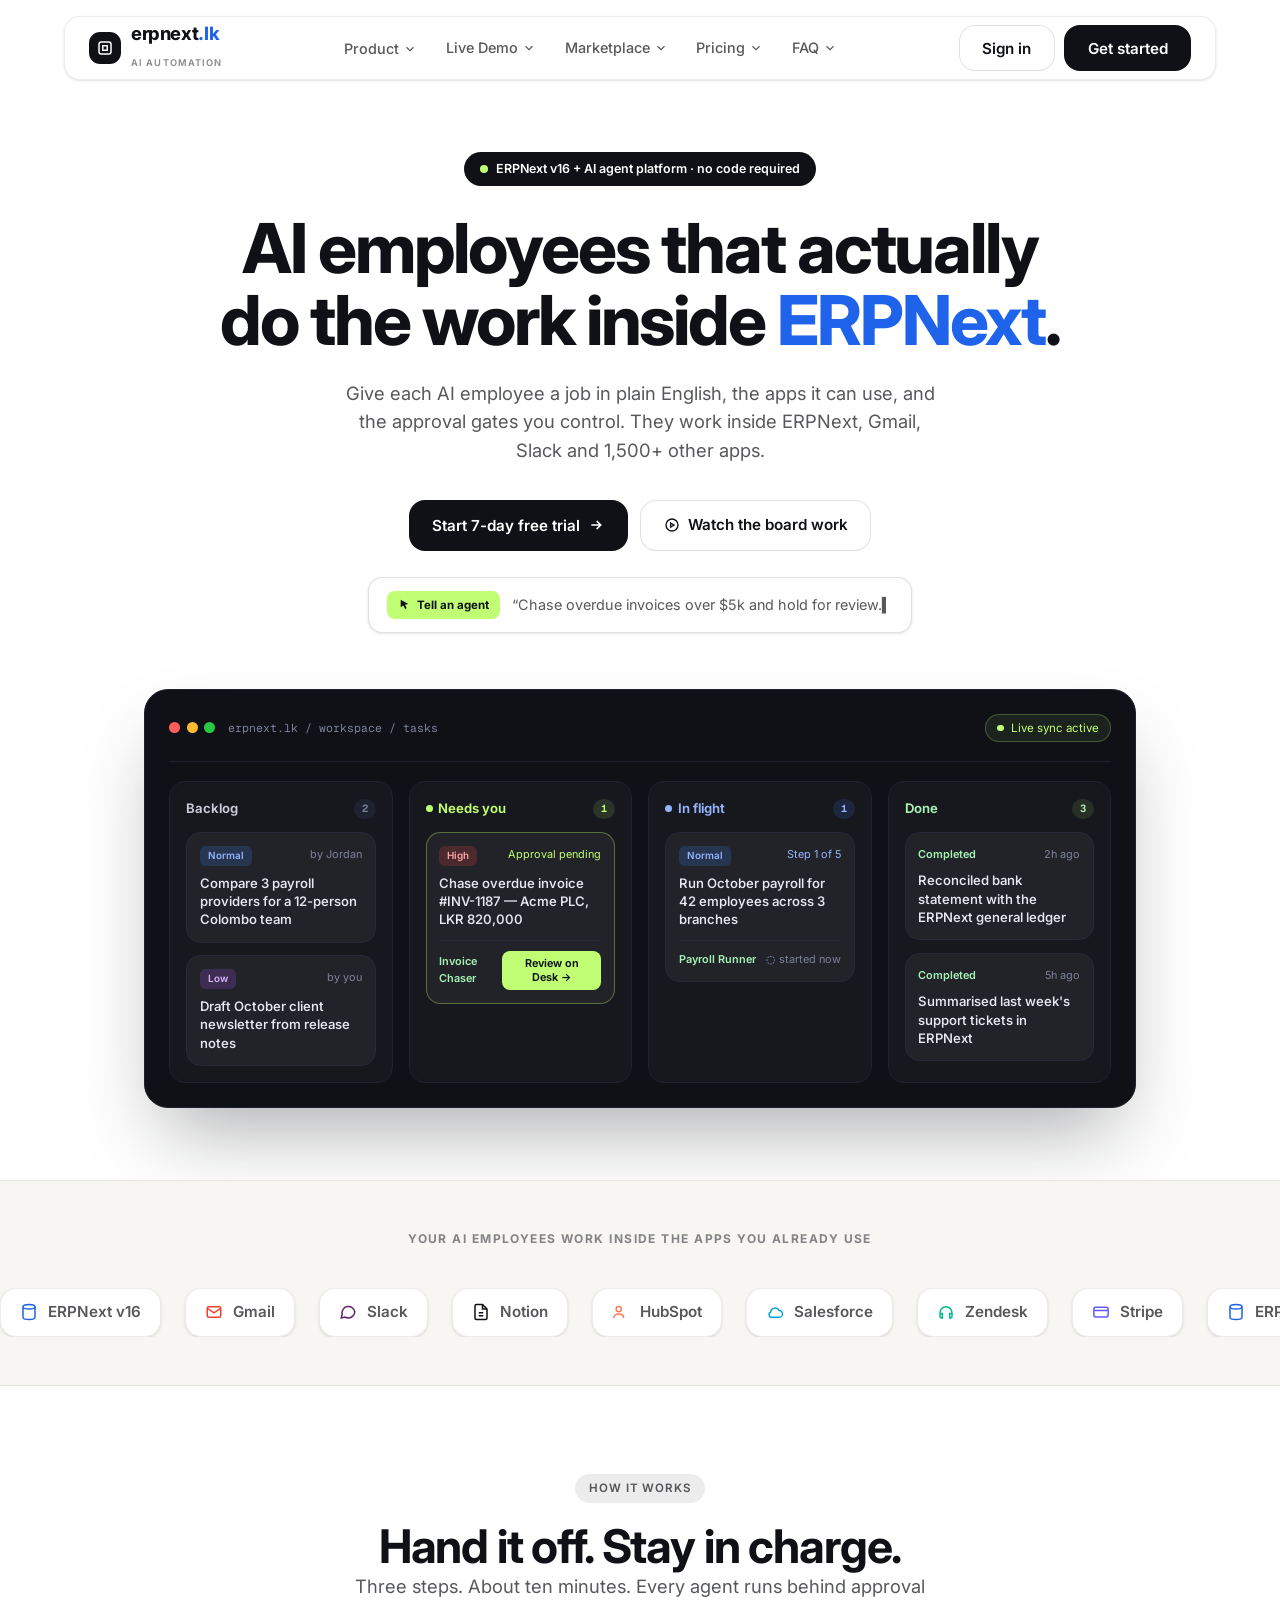
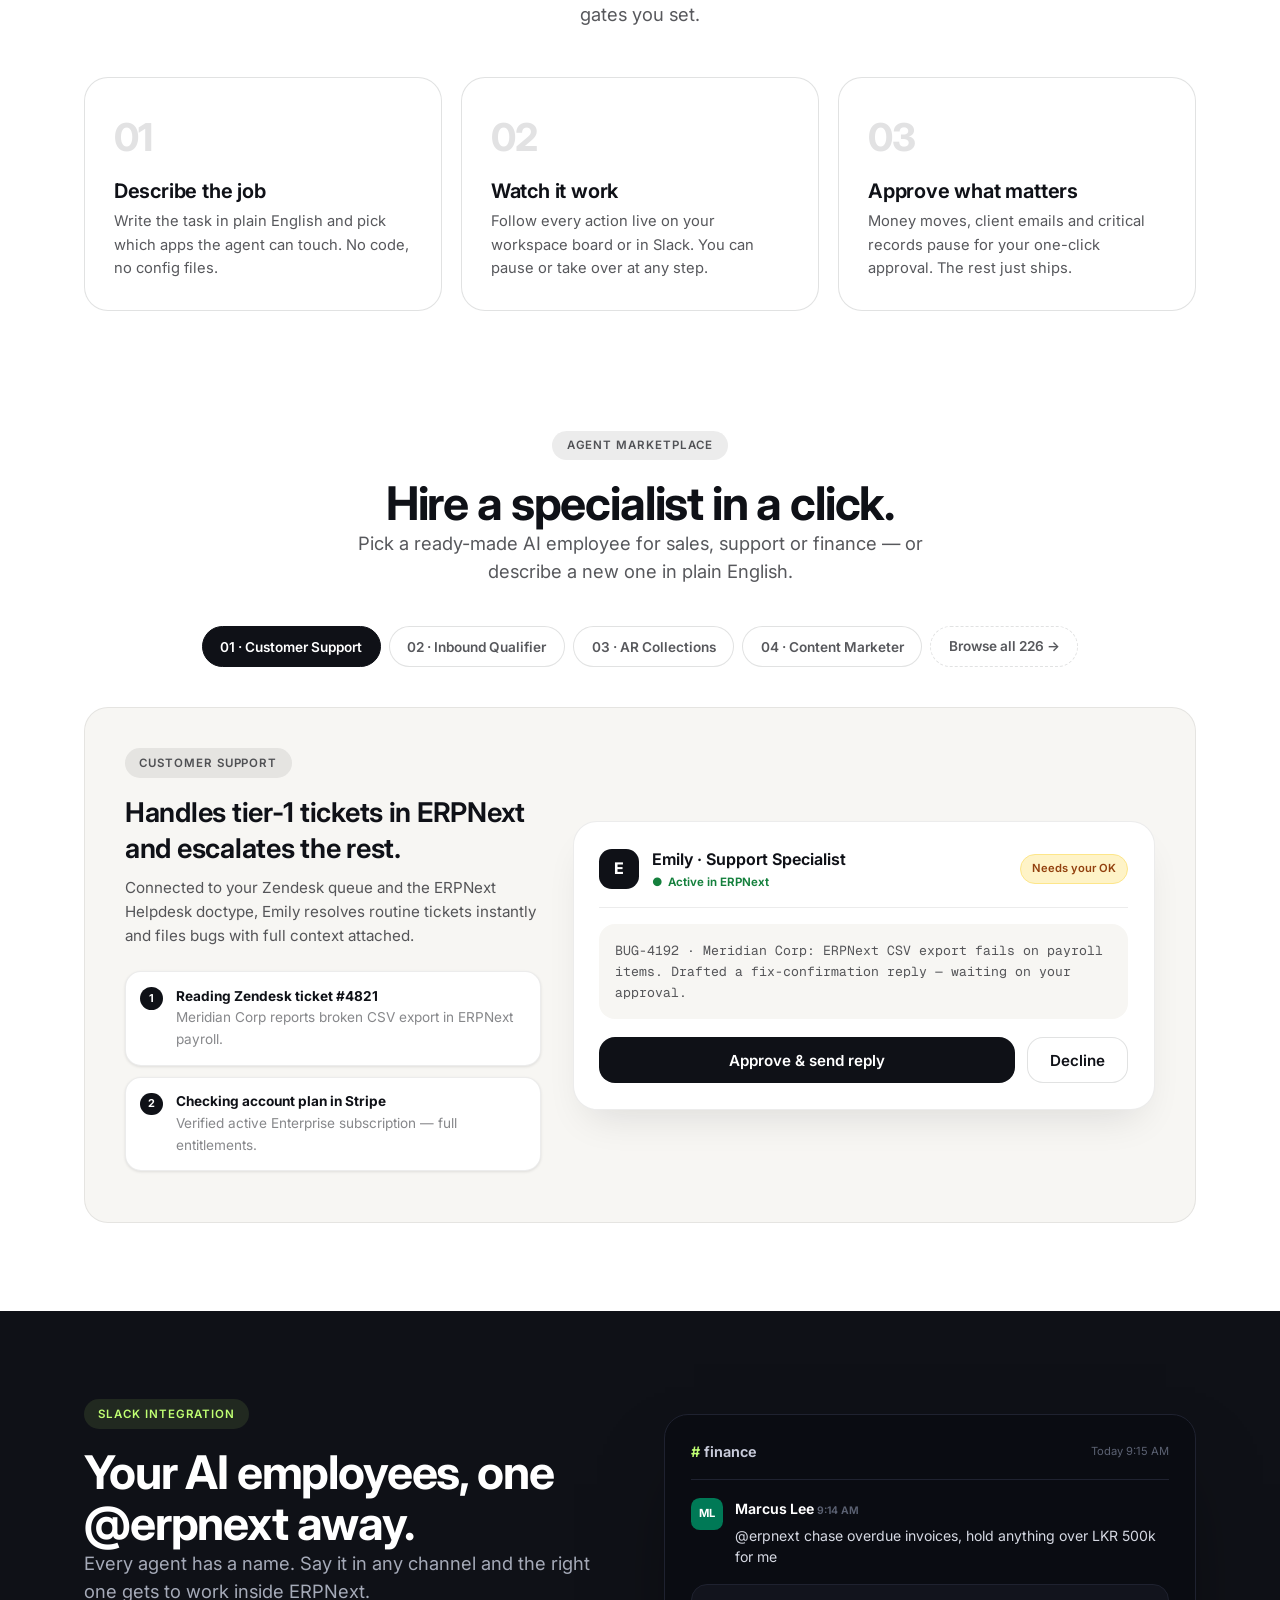
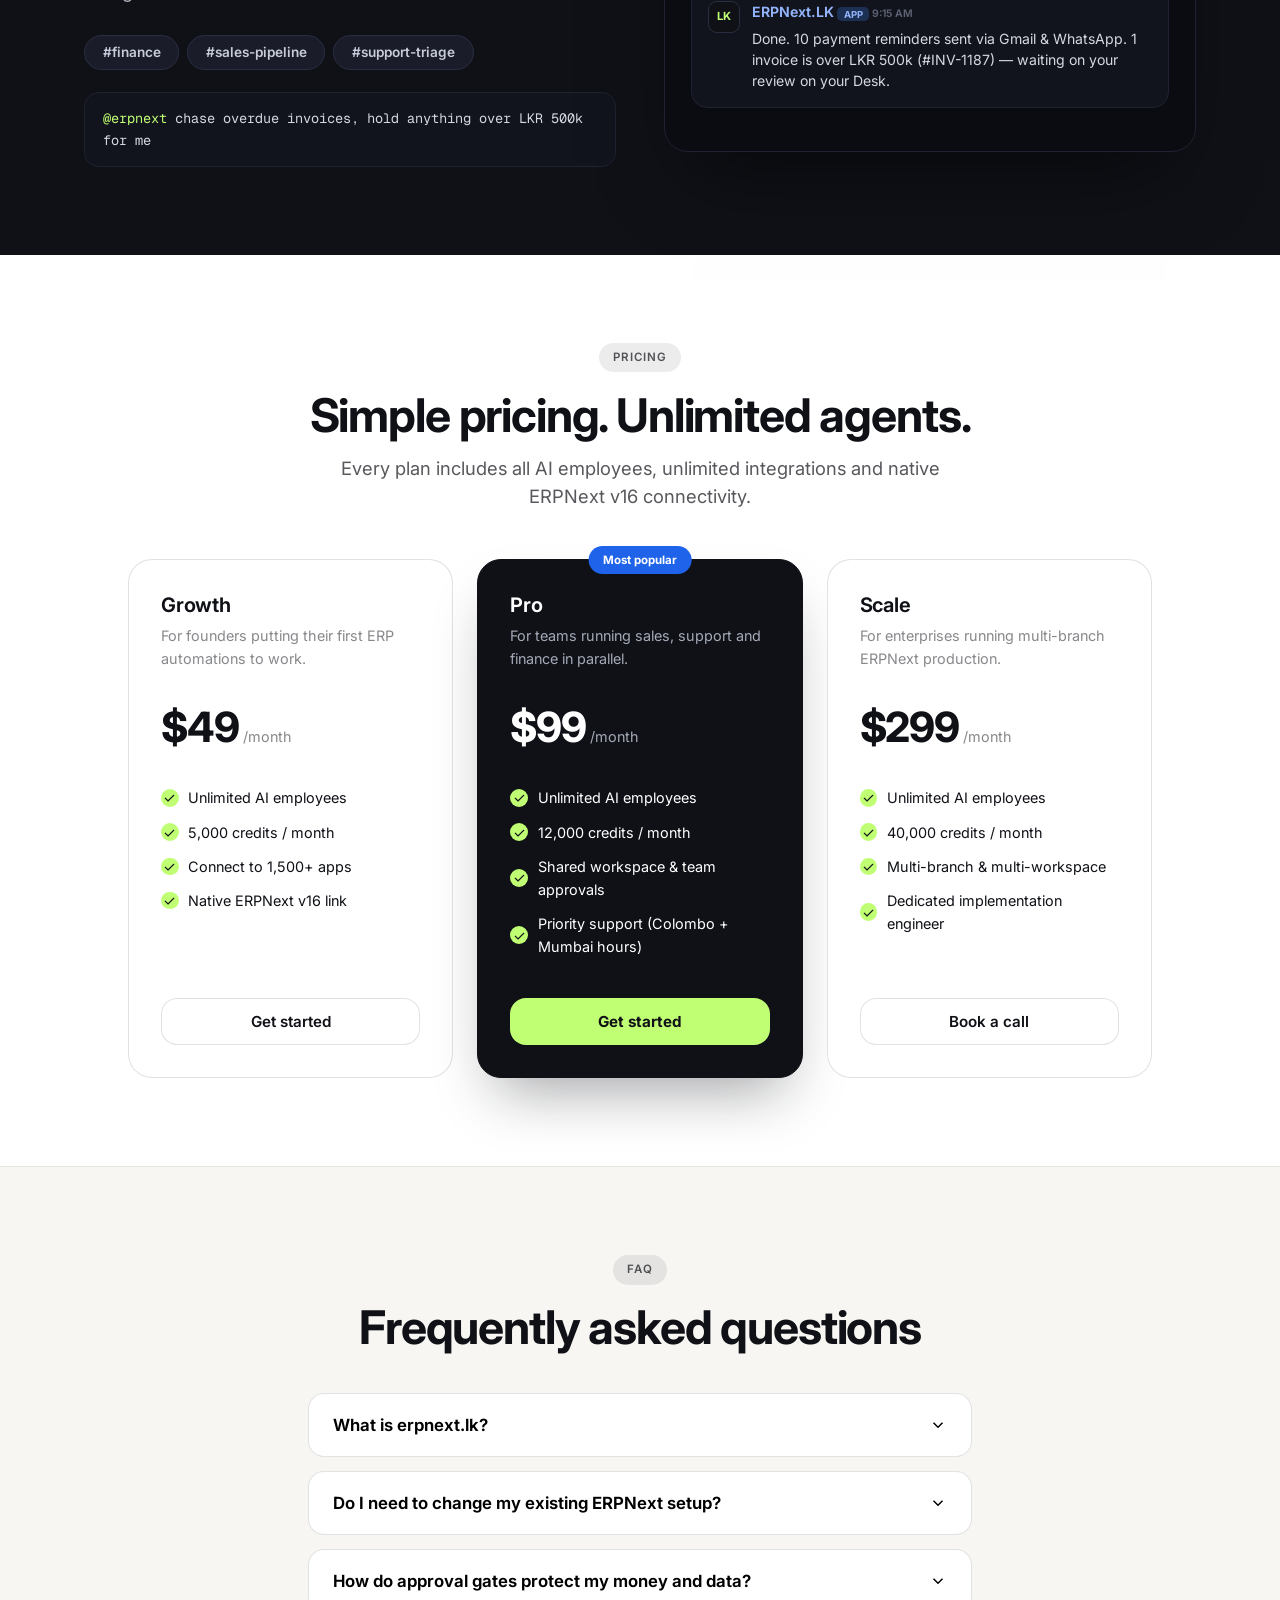
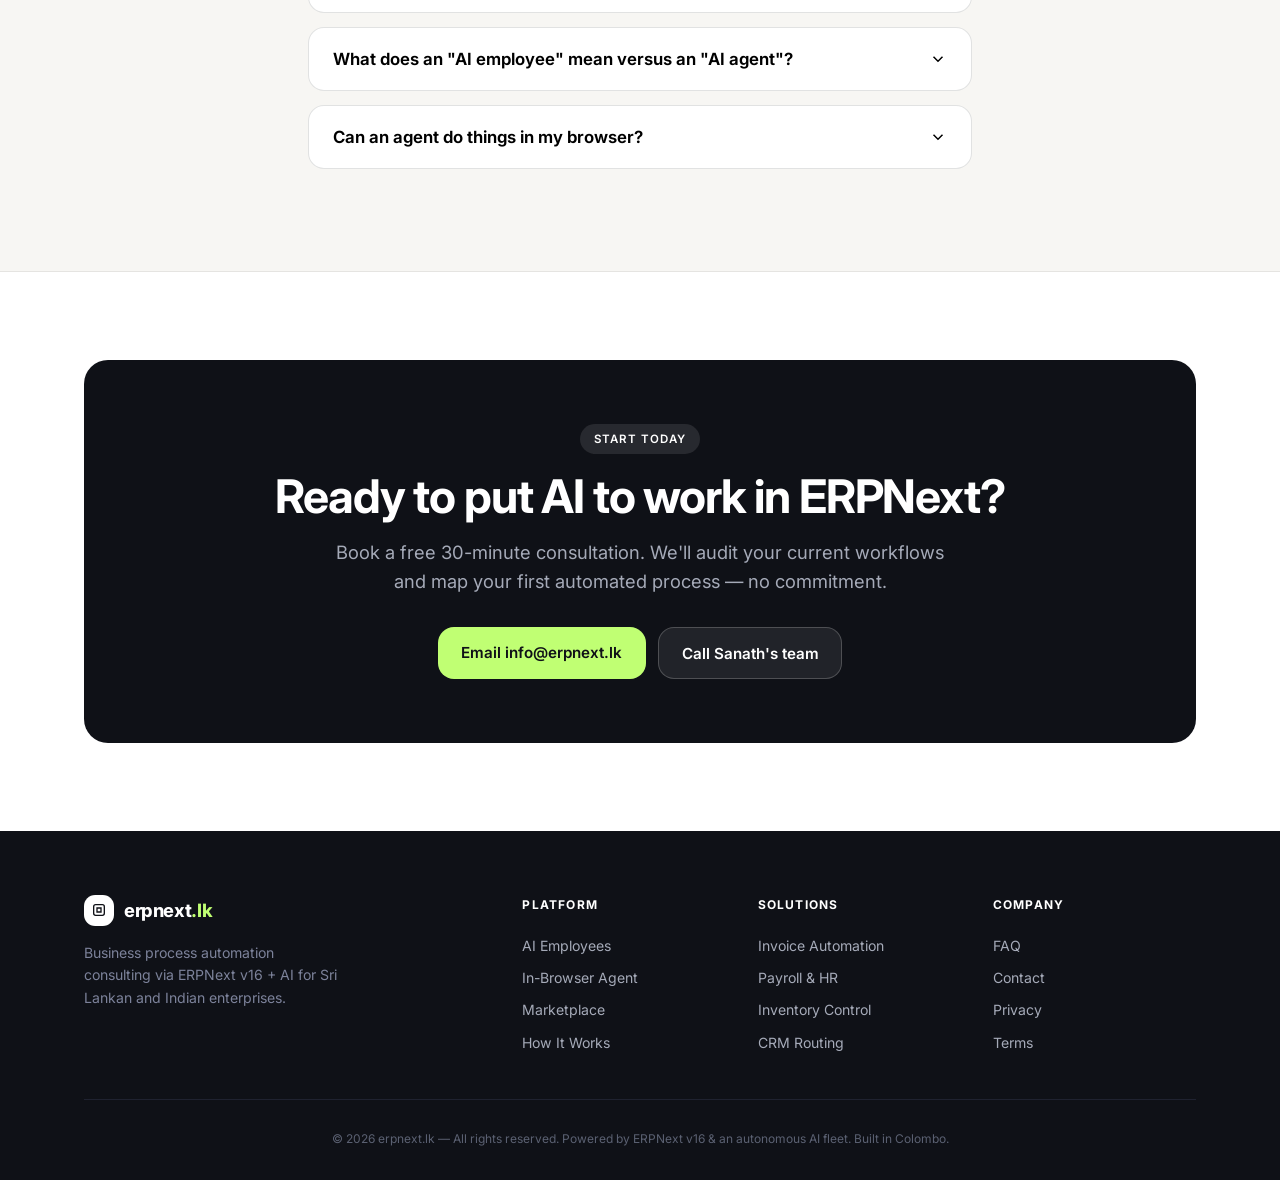
<file: index.html>
<!DOCTYPE html>
<html lang="en">
<head>
<meta charset="UTF-8">
<meta name="viewport" content="width=device-width, initial-scale=1.0">
<title>erpnext.lk — AI employees that actually do the work in ERPNext</title>
<meta name="description" content="Business process automation with ERPNext v16 + AI. Invoice, payroll, inventory and CRM on autopilot.">
<link rel="stylesheet" href="style.css">
</head>
<body>


<!-- Navbar (floating pill — reference design style) -->
<header class="navbar">
  <a href="index.html" class="logo">
    <span class="logo-badge"><svg width="18" height="18" viewBox="0 0 24 24" fill="none" stroke="currentColor" stroke-width="2"><rect x="4" y="4" width="16" height="16" rx="3"/><path d="M9 9h6v6H9z"/></svg></span>
    <span><span class="logo-name">erpnext<span style="color:var(--blue)">.lk</span></span><br><span class="logo-sub">AI AUTOMATION</span></span>
  </a>
  <nav class="nav-links">
    <div class="dropdown">
      <button class="nav-link dropdown-toggle">Product <svg class="chev" width="14" height="14" viewBox="0 0 24 24" fill="none" stroke="currentColor" stroke-width="2" style="vertical-align:-2px"><path d="M6 9l6 6 6-6"/></svg></button>
      <div class="dropdown-menu">
        <a class="product-row" href="ai-employees.html"><span class="product-icon-tile"><svg width="18" height="18" viewBox="0 0 24 24" fill="none" stroke="currentColor" stroke-width="2"><circle cx="12" cy="8" r="4"/><path d="M4 21c0-4 4-6 8-6s8 2 8 6"/></svg></span><span><b>AI Employees</b><span>Specialist agents for sales, support &amp; ops</span></span></a>
        <a class="product-row" href="browser-agent.html"><span class="product-icon-tile"><svg width="18" height="18" viewBox="0 0 24 24" fill="none" stroke="currentColor" stroke-width="2"><rect x="3" y="4" width="18" height="14" rx="2"/><path d="M8 21h8M12 18v3"/></svg></span><span><b>In-Browser Agent</b><span>Clicks, types &amp; extracts across the web</span></span></a>
        <a class="product-row" href="marketplace.html"><span class="product-icon-tile"><svg width="18" height="18" viewBox="0 0 24 24" fill="none" stroke="currentColor" stroke-width="2"><path d="M3 9l1-5h16l1 5M4 9v11h16V9M9 13h6"/></svg></span><span><b>Agent Marketplace</b><span>226 ready-to-deploy agent templates</span></span></a>
        <a class="product-row" href="how-it-works.html"><span class="product-icon-tile"><svg width="18" height="18" viewBox="0 0 24 24" fill="none" stroke="currentColor" stroke-width="2"><circle cx="12" cy="12" r="9"/><path d="M12 7v5l3 3"/></svg></span><span><b>How It Works</b><span>Three steps, about ten minutes</span></span></a>
      </div>
    </div>
    <div class="dropdown">
      <a class="nav-link dropdown-toggle" href="index.html#board">Live Demo <svg class="chev" width="14" height="14" viewBox="0 0 24 24" fill="none" stroke="currentColor" stroke-width="2" style="vertical-align:-2px"><path d="M6 9l6 6 6-6"/></svg></a>
      <div class="dropdown-menu">
        <a class="product-row" href="index.html#board"><span class="product-icon-tile"><svg width="18" height="18" viewBox="0 0 24 24" fill="none" stroke="currentColor" stroke-width="2"><rect x="3" y="4" width="18" height="16" rx="2"/><path d="M9 4v16M15 4v16"/></svg></span><span><b>Live Task Board</b><span>Watch AI employees work in real time</span></span></a>
        <a class="product-row" href="index.html#slack"><span class="product-icon-tile"><svg width="18" height="18" viewBox="0 0 24 24" fill="none" stroke="currentColor" stroke-width="2"><path d="M21 11.5a8.5 8.5 0 01-8.5 8.5c-1.6 0-3.1-.4-4.4-1.2L3 20l1.2-5.1A8.5 8.5 0 1121 11.5z"/></svg></span><span><b>Slack in Action</b><span>See @erpnext commands live in channels</span></span></a>
        <a class="product-row" href="index.html#how"><span class="product-icon-tile"><svg width="18" height="18" viewBox="0 0 24 24" fill="none" stroke="currentColor" stroke-width="2"><circle cx="12" cy="12" r="9"/><path d="M10 9l5 3-5 3z"/></svg></span><span><b>Hand It Off</b><span>How approval gates keep you in charge</span></span></a>
      </div>
    </div>
    <div class="dropdown">
      <a class="nav-link dropdown-toggle" href="marketplace.html">Marketplace <svg class="chev" width="14" height="14" viewBox="0 0 24 24" fill="none" stroke="currentColor" stroke-width="2" style="vertical-align:-2px"><path d="M6 9l6 6 6-6"/></svg></a>
      <div class="dropdown-menu">
        <a class="product-row" href="marketplace.html"><span class="product-icon-tile"><svg width="18" height="18" viewBox="0 0 24 24" fill="none" stroke="currentColor" stroke-width="2"><path d="M3 9l1-5h16l1 5M4 9v11h16V9M9 13h6"/></svg></span><span><b>All 226 Agents</b><span>Browse the full template catalog</span></span></a>
        <a class="product-row" href="marketplace.html"><span class="product-icon-tile"><svg width="18" height="18" viewBox="0 0 24 24" fill="none" stroke="currentColor" stroke-width="2"><path d="M12 2v20M2 12h20"/></svg></span><span><b>By Category</b><span>Accounts, Sales, Support, Ops, Content</span></span></a>
        <a class="product-row" href="ai-employees.html"><span class="product-icon-tile"><svg width="18" height="18" viewBox="0 0 24 24" fill="none" stroke="currentColor" stroke-width="2"><circle cx="12" cy="8" r="4"/><path d="M4 21c0-4 4-6 8-6s8 2 8 6"/></svg></span><span><b>Employee vs Agent</b><span>Which one does your team need?</span></span></a>
      </div>
    </div>
    <div class="dropdown">
      <a class="nav-link dropdown-toggle" href="index.html#pricing">Pricing <svg class="chev" width="14" height="14" viewBox="0 0 24 24" fill="none" stroke="currentColor" stroke-width="2" style="vertical-align:-2px"><path d="M6 9l6 6 6-6"/></svg></a>
      <div class="dropdown-menu">
        <a class="product-row" href="index.html#pricing"><span class="product-icon-tile"><svg width="18" height="18" viewBox="0 0 24 24" fill="none" stroke="currentColor" stroke-width="2"><path d="M12 2l2.4 7.2H22l-6 4.4 2.3 7.4-6.3-4.5-6.3 4.5L8 13.6 2 9.2h7.6z"/></svg></span><span><b>Growth — $49/mo</b><span>5,000 credits, first automations</span></span></a>
        <a class="product-row" href="index.html#pricing"><span class="product-icon-tile"><svg width="18" height="18" viewBox="0 0 24 24" fill="none" stroke="currentColor" stroke-width="2"><path d="M12 2l2.4 7.2H22l-6 4.4 2.3 7.4-6.3-4.5-6.3 4.5L8 13.6 2 9.2h7.6z"/></svg></span><span><b>Pro — $99/mo</b><span>12,000 credits, team approvals</span></span></a>
        <a class="product-row" href="index.html#pricing"><span class="product-icon-tile"><svg width="18" height="18" viewBox="0 0 24 24" fill="none" stroke="currentColor" stroke-width="2"><path d="M12 2l2.4 7.2H22l-6 4.4 2.3 7.4-6.3-4.5-6.3 4.5L8 13.6 2 9.2h7.6z"/></svg></span><span><b>Scale — $299/mo</b><span>40,000 credits, multi-branch</span></span></a>
      </div>
    </div>
    <div class="dropdown">
      <a class="nav-link dropdown-toggle" href="index.html#faq">FAQ <svg class="chev" width="14" height="14" viewBox="0 0 24 24" fill="none" stroke="currentColor" stroke-width="2" style="vertical-align:-2px"><path d="M6 9l6 6 6-6"/></svg></a>
      <div class="dropdown-menu">
        <a class="product-row" href="index.html#faq"><span class="product-icon-tile"><svg width="18" height="18" viewBox="0 0 24 24" fill="none" stroke="currentColor" stroke-width="2"><circle cx="12" cy="12" r="9"/><path d="M9 9a3 3 0 115.1 2c-.8 1-2.1 1.3-2.1 2.5M12 17h.01"/></svg></span><span><b>What is erpnext.lk?</b><span>The 60-second answer</span></span></a>
        <a class="product-row" href="index.html#faq"><span class="product-icon-tile"><svg width="18" height="18" viewBox="0 0 24 24" fill="none" stroke="currentColor" stroke-width="2"><rect x="4" y="10" width="16" height="10" rx="2"/><path d="M8 10V7a4 4 0 018 0v3"/></svg></span><span><b>Approval Gates</b><span>How your money stays protected</span></span></a>
        <a class="product-row" href="index.html#faq"><span class="product-icon-tile"><svg width="18" height="18" viewBox="0 0 24 24" fill="none" stroke="currentColor" stroke-width="2"><circle cx="12" cy="8" r="4"/><path d="M4 21c0-4 4-6 8-6s8 2 8 6"/></svg></span><span><b>Employee vs Agent</b><span>Which one does your team need?</span></span></a>
      </div>
    </div>
  </nav>
  <div class="nav-cta">
    <button class="btn btn-ghost" data-modal="Sign in to Workspace" data-modal-desc="Workspace access is provisioned per client on the company ERPNext instance. Contact info@erpnext.lk to request access.">Sign in</button>
    <button class="btn btn-primary" data-modal="Start 7-Day Free Trial" data-modal-desc="We'll set up a sandbox ERPNext v16 workspace with 3 starter AI employees for you. Reply to this with your company name and we'll provision it within 1 business day.">Get started</button>
    <button class="burger" id="burger" aria-label="Menu" aria-expanded="false"><svg width="22" height="22" viewBox="0 0 24 24" fill="none" stroke="currentColor" stroke-width="2"><path d="M4 7h16M4 12h16M4 17h16"/></svg></button>
  </div>
</header>
<nav id="mobileNav" class="mobile-nav">
  <a href="index.html#board">Live Demo</a>
  <a href="ai-employees.html">AI Employees</a>
  <a href="browser-agent.html">Browser Agent</a>
  <a href="marketplace.html">Marketplace</a>
  <a href="how-it-works.html">How It Works</a>
  <a href="index.html#pricing">Pricing</a>
  <a href="index.html#faq">FAQ</a>
</nav>


<!-- ================= HERO ================= -->
<section class="hero">
  <div class="container">
    <div class="badge-live"><span class="dot"></span> ERPNext v16 + AI agent platform · no code required</div>
    <h1 class="h1" style="animation:fade-in-up .7s ease-out both">AI employees that actually<br>do the work <span style="position:relative">inside <span style="color:var(--blue)">ERPNext</span></span>.</h1>
    <p class="lede" style="animation:fade-in-up .7s ease-out .1s both">Give each AI employee a job in plain English, the apps it can use, and the approval gates you control. They work inside ERPNext, Gmail, Slack and 1,500+ other apps.</p>
    <div class="hero-cta" style="animation:fade-in-up .7s ease-out .2s both">
      <button class="btn btn-primary" data-modal="Start 7-Day Free Trial" data-modal-desc="We'll set up a sandbox ERPNext v16 workspace with 3 starter AI employees. Send your company name to info@erpnext.lk and we'll provision it within 1 business day.">Start 7-day free trial <svg width="16" height="16" viewBox="0 0 24 24" fill="none" stroke="currentColor" stroke-width="2.5"><path d="M5 12h14M13 6l6 6-6 6"/></svg></button>
      <a class="btn btn-ghost" href="#board"><svg width="16" height="16" viewBox="0 0 24 24" fill="none" stroke="currentColor" stroke-width="2"><circle cx="12" cy="12" r="9"/><path d="M10 9l5 3-5 3z"/></svg> Watch the board work</a>
    </div>
    <div style="margin:1.6rem auto 0;max-width:34rem;text-align:left">
      <div style="display:flex;align-items:center;gap:.7rem;background:#fff;border:1px solid var(--ink-12);border-radius:.9rem;padding:.8rem 1.1rem;box-shadow:0 1px 3px #0000001a">
        <span class="cursor-chip"><svg width="13" height="13" viewBox="0 0 24 24" fill="currentColor"><path d="M5 3l14 8-6 1.5L16 19l-3 1.5-3-6.5L5 17z"/></svg> Tell an agent</span>
        <span id="typer" style="font-size:.9rem;color:var(--ink-70)"></span>
      </div>
    </div>

    <!-- LIVE TASK BOARD (the reference board-bob / board-blip / board-rise) -->
    <div class="board" id="board">
      <div class="board-top">
        <div style="display:flex;align-items:center;gap:.8rem">
          <div class="dots"><i class="d1"></i><i class="d2"></i><i class="d3"></i></div>
          <span class="board-url">erpnext.lk / workspace / tasks</span>
        </div>
        <div class="sync-pill"><span class="dot"></span> Live sync active</div>
      </div>
      <div class="board-grid">
        <div class="col" id="col-backlog">
          <div class="col-head">Backlog <span class="count">2</span></div>
          <div class="task" data-modal="Task: Compare payroll providers" data-modal-desc="Assigned to the Lead Researcher agent. It will pull rates for 3 providers for a 12-person Colombo team and write a comparison doc to your Desk.">
            <div class="task-meta"><span class="tag tag-normal">Normal</span><span>by Jordan</span></div>
            <div class="task-title">Compare 3 payroll providers for a 12-person Colombo team</div>
          </div>
          <div class="task" data-modal="Task: October newsletter" data-modal-desc="Assigned to the Content Marketer. It will draft the newsletter from this month's release notes and stage it for your approval in the website CMS.">
            <div class="task-meta"><span class="tag tag-low">Low</span><span>by you</span></div>
            <div class="task-title">Draft October client newsletter from release notes</div>
          </div>
        </div>
        <div class="col col-amber" id="col-you">
          <div class="col-head"><span><span class="pulse-dot" style="vertical-align:1px;margin-right:.35rem"></span>Needs you</span><span class="count" style="background:rgba(192,255,115,.12);color:var(--green)">1</span></div>
          <div class="task" style="border-color:rgba(192,255,115,.35)">
            <div class="task-meta"><span class="tag tag-high">High</span><span style="color:var(--green)">Approval pending</span></div>
            <div class="task-title">Chase overdue invoice #INV-1187 — Acme PLC, LKR 820,000</div>
            <div class="task-agent"><b>Invoice Chaser</b><button class="approve-btn" data-modal="Invoice chase approved ✓" data-modal-desc="The agent will send a polite first reminder to accounts@acme.lk via Gmail and log it against Sales Invoice INV-1187 in ERPNext.">Review on Desk →</button></div>
          </div>
        </div>
        <div class="col" id="col-flight">
          <div class="col-head"><span style="color:#93b4fd"><span class="pulse-dot" style="background:#93b4fd;vertical-align:1px;margin-right:.35rem"></span>In flight</span><span class="count" style="background:rgba(59,130,246,.15);color:#93b4fd">1</span></div>
          <div class="task" id="liveTask">
            <div class="task-meta"><span class="tag tag-normal">Normal</span><span style="color:#93b4fd">Step 1 of 5</span></div>
            <div class="task-title">Run October payroll for 42 employees across 3 branches</div>
            <div class="task-agent"><b>Payroll Runner</b><span><span class="spin" style="color:#93b4fd">◌</span> started now</span></div>
          </div>
        </div>
        <div class="col" id="col-done">
          <div class="col-head"><span style="color:#a5f3b4">Done</span><span class="count" style="background:rgba(192,255,115,.1);color:#a5f3b4">3</span></div>
          <div class="task done-task" data-modal="Completed: Bank reconciliation" data-modal-desc="Reconciled CMB current account with the ERPNext GL for September. 118 of 118 entries matched, 0 exceptions.">
            <div class="task-meta"><span style="color:#a5f3b4;font-weight:600">Completed</span><span>2h ago</span></div>
            <div class="task-title">Reconciled bank statement with the ERPNext general ledger</div>
          </div>
          <div class="task done-task" data-modal="Completed: Ticket summary" data-modal-desc="Summarised last week's 34 support tickets into 3 recurring themes and filed 2 product issues in the ERPNext Issue tracker.">
            <div class="task-meta"><span style="color:#a5f3b4;font-weight:600">Completed</span><span>5h ago</span></div>
            <div class="task-title">Summarised last week's support tickets in ERPNext</div>
          </div>
        </div>
      </div>
    </div>
  </div>
</section>

<!-- ================= INTEGRATIONS MARQUEE ================= -->
<section class="section-soft" style="padding:3rem 0">
  <div class="container"><div class="section-label">Your AI employees work inside the apps you already use</div></div>
  <div class="marquee-wrap" style="--gap:1.5rem">
    <div class="marquee-track">
      <span class="marquee-item"><svg width="18" height="18" viewBox="0 0 24 24" fill="none" stroke="var(--blue)" stroke-width="2"><ellipse cx="12" cy="5" rx="8" ry="3"/><path d="M4 5v14c0 1.7 3.6 3 8 3s8-1.3 8-3V5"/></svg> ERPNext v16</span>
      <span class="marquee-item"><svg width="18" height="18" viewBox="0 0 24 24" fill="none" stroke="#ea4335" stroke-width="2"><rect x="3" y="5" width="18" height="14" rx="2"/><path d="M3 7l9 6 9-6"/></svg> Gmail</span>
      <span class="marquee-item"><svg width="18" height="18" viewBox="0 0 24 24" fill="none" stroke="#611f69" stroke-width="2"><path d="M21 11.5a8.5 8.5 0 01-8.5 8.5c-1.6 0-3.1-.4-4.4-1.2L3 20l1.2-5.1A8.5 8.5 0 1121 11.5z"/></svg> Slack</span>
      <span class="marquee-item"><svg width="18" height="18" viewBox="0 0 24 24" fill="none" stroke="#0f1117" stroke-width="2"><path d="M14 2H6a2 2 0 00-2 2v16a2 2 0 002 2h12a2 2 0 002-2V8z"/><path d="M14 2v6h6M9 13h6M9 17h6"/></svg> Notion</span>
      <span class="marquee-item"><svg width="18" height="18" viewBox="0 0 24 24" fill="none" stroke="#ff7a59" stroke-width="2"><circle cx="9" cy="8" r="3.5"/><path d="M2.5 20c0-3.6 2.9-5.5 6.5-5.5s6.5 1.9 6.5 5.5"/></svg> HubSpot</span>
      <span class="marquee-item"><svg width="18" height="18" viewBox="0 0 24 24" fill="none" stroke="#00a1e0" stroke-width="2"><path d="M17.5 19a4.5 4.5 0 100-9 6 6 0 00-11.3 2A4 4 0 006 19z"/></svg> Salesforce</span>
      <span class="marquee-item"><svg width="18" height="18" viewBox="0 0 24 24" fill="none" stroke="#00b894" stroke-width="2"><path d="M4 13a8 8 0 0116 0v5a2 2 0 01-2 2h-1v-6h3M4 13v5a2 2 0 002 2h1v-6H4"/></svg> Zendesk</span>
      <span class="marquee-item"><svg width="18" height="18" viewBox="0 0 24 24" fill="none" stroke="#635bff" stroke-width="2"><rect x="2.5" y="5.5" width="19" height="13" rx="2.5"/><path d="M2.5 10h19"/></svg> Stripe</span>
      <!-- duplicate for seamless loop -->
      <span class="marquee-item"><svg width="18" height="18" viewBox="0 0 24 24" fill="none" stroke="var(--blue)" stroke-width="2"><ellipse cx="12" cy="5" rx="8" ry="3"/><path d="M4 5v14c0 1.7 3.6 3 8 3s8-1.3 8-3V5"/></svg> ERPNext v16</span>
      <span class="marquee-item"><svg width="18" height="18" viewBox="0 0 24 24" fill="none" stroke="#ea4335" stroke-width="2"><rect x="3" y="5" width="18" height="14" rx="2"/><path d="M3 7l9 6 9-6"/></svg> Gmail</span>
      <span class="marquee-item"><svg width="18" height="18" viewBox="0 0 24 24" fill="none" stroke="#611f69" stroke-width="2"><path d="M21 11.5a8.5 8.5 0 01-8.5 8.5c-1.6 0-3.1-.4-4.4-1.2L3 20l1.2-5.1A8.5 8.5 0 1121 11.5z"/></svg> Slack</span>
      <span class="marquee-item"><svg width="18" height="18" viewBox="0 0 24 24" fill="none" stroke="#0f1117" stroke-width="2"><path d="M14 2H6a2 2 0 00-2 2v16a2 2 0 002 2h12a2 2 0 002-2V8z"/><path d="M14 2v6h6M9 13h6M9 17h6"/></svg> Notion</span>
      <span class="marquee-item"><svg width="18" height="18" viewBox="0 0 24 24" fill="none" stroke="#ff7a59" stroke-width="2"><circle cx="9" cy="8" r="3.5"/><path d="M2.5 20c0-3.6 2.9-5.5 6.5-5.5s6.5 1.9 6.5 5.5"/></svg> HubSpot</span>
      <span class="marquee-item"><svg width="18" height="18" viewBox="0 0 24 24" fill="none" stroke="#00a1e0" stroke-width="2"><path d="M17.5 19a4.5 4.5 0 100-9 6 6 0 00-11.3 2A4 4 0 006 19z"/></svg> Salesforce</span>
      <span class="marquee-item"><svg width="18" height="18" viewBox="0 0 24 24" fill="none" stroke="#00b894" stroke-width="2"><path d="M4 13a8 8 0 0116 0v5a2 2 0 01-2 2h-1v-6h3M4 13v5a2 2 0 002 2h1v-6H4"/></svg> Zendesk</span>
      <span class="marquee-item"><svg width="18" height="18" viewBox="0 0 24 24" fill="none" stroke="#635bff" stroke-width="2"><rect x="2.5" y="5.5" width="19" height="13" rx="2.5"/><path d="M2.5 10h19"/></svg> Stripe</span>
    </div>
  </div>
</section>

<!-- ================= HOW IT WORKS (3 steps) ================= -->
<section class="section" id="features"><span id="how" style="position:relative;top:-6rem;display:block;height:0"></span>
  <div class="container center reveal">
    <span class="eyebrow">How it works</span>
    <h2 class="h2">Hand it off. Stay in charge.</h2>
    <p class="lede">Three steps. About ten minutes. Every agent runs behind approval gates you set.</p>
  </div>
  <div class="container" style="display:grid;grid-template-columns:repeat(3,1fr);gap:1.2rem;margin-top:3rem">
    <div class="step-card reveal" style="text-align:left">
      <div class="step-num-big">01</div>
      <h3 class="h3" style="margin:.6rem 0 .4rem">Describe the job</h3>
      <p style="color:var(--ink-70);font-size:.92rem">Write the task in plain English and pick which apps the agent can touch. No code, no config files.</p>
    </div>
    <div class="step-card reveal" style="text-align:left;transition-delay:.1s">
      <div class="step-num-big">02</div>
      <h3 class="h3" style="margin:.6rem 0 .4rem">Watch it work</h3>
      <p style="color:var(--ink-70);font-size:.92rem">Follow every action live on your workspace board or in Slack. You can pause or take over at any step.</p>
    </div>
    <div class="step-card reveal" style="text-align:left;transition-delay:.2s">
      <div class="step-num-big">03</div>
      <h3 class="h3" style="margin:.6rem 0 .4rem">Approve what matters</h3>
      <p style="color:var(--ink-70);font-size:.92rem">Money moves, client emails and critical records pause for your one-click approval. The rest just ships.</p>
    </div>
  </div>
</section>

<!-- ================= AGENT GALLERY (the reference AgentGallery fanned cards) ================= -->
<section class="section" id="agents" style="padding-top:2rem">
  <div class="container center reveal">
    <span class="eyebrow">Agent marketplace</span>
    <h2 class="h2">Hire a specialist in a click.</h2>
    <p class="lede">Pick a ready-made AI employee for sales, support or finance — or describe a new one in plain English.</p>
  </div>
  <div class="container" style="margin-top:2.5rem">
    <div class="agent-pills">
      <button class="pill active" data-agent="support">01 · Customer Support</button>
      <button class="pill" data-agent="sales">02 · Inbound Qualifier</button>
      <button class="pill" data-agent="ar">03 · AR Collections</button>
      <button class="pill" data-agent="content">04 · Content Marketer</button>
      <a class="pill" href="marketplace.html" style="border-style:dashed">Browse all 226 →</a>
    </div>

    <div class="agent-panel-slot" data-agent="support">
      <div class="agent-panel">
        <div>
          <span class="eyebrow">Customer support</span>
          <h3 class="h3" style="font-size:1.7rem;margin-bottom:.6rem">Handles tier-1 tickets in ERPNext and escalates the rest.</h3>
          <p style="color:var(--ink-70);font-size:.95rem;margin-bottom:1.4rem">Connected to your Zendesk queue and the ERPNext Helpdesk doctype, Emily resolves routine tickets instantly and files bugs with full context attached.</p>
          <div class="step-row"><span class="step-num">1</span><span style="font-size:.85rem"><b>Reading Zendesk ticket #4821</b><br><span style="color:var(--ink-50)">Meridian Corp reports broken CSV export in ERPNext payroll.</span></span></div>
          <div class="step-row"><span class="step-num">2</span><span style="font-size:.85rem"><b>Checking account plan in Stripe</b><br><span style="color:var(--ink-50)">Verified active Enterprise subscription — full entitlements.</span></span></div>
        </div>
        <div class="agent-card">
          <div class="agent-card-head">
            <div style="display:flex;align-items:center;gap:.8rem">
              <div class="avatar" style="background:#0f1117">E</div>
              <div><div style="font-weight:650">Emily · Support Specialist</div><div class="status-live">Active in ERPNext</div></div>
            </div>
            <span class="pill" style="background:#fef3c7;border-color:#fde68a;color:#92400e;padding:.3rem .7rem;font-size:.7rem">Needs your OK</span>
          </div>
          <div class="log-box">BUG-4192 · Meridian Corp: ERPNext CSV export fails on payroll items. Drafted a fix-confirmation reply — waiting on your approval.</div>
          <div style="display:flex;gap:.7rem">
            <button class="btn btn-primary" style="flex:1" data-modal="Reply approved &amp; sent ✓" data-modal-desc="Emily sent the drafted reply to Meridian Corp via Zendesk and attached the bug context to ERPNext Issue BUG-4192.">Approve &amp; send reply</button>
            <button class="btn btn-ghost" data-modal="Reply declined" data-modal-desc="No reply sent. The ticket stays open in your queue for manual handling.">Decline</button>
          </div>
        </div>
      </div>
    </div>

    <div class="agent-panel-slot" data-agent="sales" style="display:none">
      <div class="agent-panel">
        <div>
          <span class="eyebrow" style="background:#dcfce7;color:#15803d">Inbound sales</span>
          <h3 class="h3" style="font-size:1.7rem;margin-bottom:.6rem">Qualifies inbound leads and writes them straight into ERPNext CRM.</h3>
          <p style="color:var(--ink-70);font-size:.95rem;margin-bottom:1.4rem">Quinn enriches every form submission, scores intent, routes hot leads to the right owner, and books meetings onto your sales calendar.</p>
          <div class="step-row"><span class="step-num" style="background:#15803d">1</span><span style="font-size:.85rem"><b>Enriching lead from website form</b><br><span style="color:var(--ink-50)">Apex Industries · 150 employees · Colombo</span></span></div>
          <div class="step-row"><span class="step-num" style="background:#15803d">2</span><span style="font-size:.85rem"><b>Creating ERPNext Lead + Opportunity</b><br><span style="color:var(--ink-50)">Source: website form · Score 92/100 · Owner: Priya</span></span></div>
        </div>
        <div class="agent-card">
          <div class="agent-card-head">
            <div style="display:flex;align-items:center;gap:.8rem">
              <div class="avatar" style="background:#15803d">Q</div>
              <div><div style="font-weight:650">Quinn · Lead Qualifier</div><div class="status-live">Active in ERPNext CRM</div></div>
            </div>
            <span class="pill" style="background:#dcfce7;border-color:#bbf7d0;color:#15803d;padding:.3rem .7rem;font-size:.7rem">Hot lead · 92/100</span>
          </div>
          <div class="log-box">Lead qualified. ERPNext Lead LIA-2026-118 + Opportunity created. Demo booked Thursday 10:00 with Priya's calendar synced.</div>
          <button class="btn btn-primary" style="width:100%;background:#15803d" data-modal="CRM record opened" data-modal-desc="ERPNext Lead LIA-2026-118 (Apex Industries). Opportunity: ERPNext implementation · Stage: Demo. Owner: Priya.">View the CRM record</button>
        </div>
      </div>
    </div>

    <div class="agent-panel-slot" data-agent="ar" style="display:none">
      <div class="agent-panel">
        <div>
          <span class="eyebrow" style="background:#f3e8ff;color:#7e22ce">Accounts receivable</span>
          <h3 class="h3" style="font-size:1.7rem;margin-bottom:.6rem">Chases overdue invoices and flags risk before it becomes a bad debt.</h3>
          <p style="color:var(--ink-70);font-size:.95rem;margin-bottom:1.4rem">Arthur reads ERPNext Sales Invoices, sends personalised payment reminders over Gmail and WhatsApp, and queues anything over your threshold for review.</p>
          <div class="step-row"><span class="step-num" style="background:#7e22ce">1</span><span style="font-size:.85rem"><b>Scanning open invoices</b><br><span style="color:var(--ink-50)">14 overdue · LKR 4.6M total outstanding</span></span></div>
          <div class="step-row"><span class="step-num" style="background:#7e22ce">2</span><span style="font-size:.85rem"><b>Reminders sent via Gmail + WhatsApp</b><br><span style="color:var(--ink-50)">10 delivered · 1 over threshold held for you</span></span></div>
        </div>
        <div class="agent-card">
          <div class="agent-card-head">
            <div style="display:flex;align-items:center;gap:.8rem">
              <div class="avatar" style="background:#7e22ce">A</div>
              <div><div style="font-weight:650">Arthur · AR Collector</div><div class="status-live">Active in ERPNext Accounts</div></div>
            </div>
            <span class="pill" style="background:#f3e8ff;border-color:#e9d5ff;color:#7e22ce;padding:.3rem .7rem;font-size:.7rem">1 held over threshold</span>
          </div>
          <div class="log-box">INV-1187 (LKR 820,000, 30 days overdue, Acme PLC) is above your LKR 500,000 threshold. Reminder drafted — needs your sign-off.</div>
          <button class="btn btn-primary" style="width:100%;background:#7e22ce" data-modal="Reminder approved &amp; sent ✓" data-modal-desc="Arthur sent the payment reminder for INV-1187 to accounts@acmeplc.lk and logged the follow-up as a Payment Terms reminder in ERPNext.">Approve &amp; send reminder</button>
        </div>
      </div>
    </div>

    <div class="agent-panel-slot" data-agent="content" style="display:none">
      <div class="agent-panel">
        <div>
          <span class="eyebrow" style="background:#dbeafe;color:#1d4ed8">Content marketing</span>
          <h3 class="h3" style="font-size:1.7rem;margin-bottom:.6rem">Writes SEO articles in your brand voice and stages them for review.</h3>
          <p style="color:var(--ink-70);font-size:.95rem;margin-bottom:1.4rem">Chloe researches keywords, drafts 1,200+ word articles and stages them in your website CMS — with sources cited and slugs pre-filled.</p>
          <div class="step-row"><span class="step-num" style="background:#1d4ed8">1</span><span style="font-size:.85rem"><b>Keyword research</b><br><span style="color:var(--ink-50)">"erpnext payroll Sri Lanka" · 320/mo · KD 12</span></span></div>
          <div class="step-row"><span class="step-num" style="background:#1d4ed8">2</span><span style="font-size:.85rem"><b>Draft staged in CMS</b><br><span style="color:var(--ink-50)">POST-0142 · 1,240 words · 3 sources cited</span></span></div>
        </div>
        <div class="agent-card">
          <div class="agent-card-head">
            <div style="display:flex;align-items:center;gap:.8rem">
              <div class="avatar" style="background:#1d4ed8">C</div>
              <div><div style="font-weight:650">Chloe · Content Writer</div><div class="status-live">Active in Website CMS</div></div>
            </div>
            <span class="pill" style="background:#dbeafe;border-color:#bfdbfe;color:#1d4ed8;padding:.3rem .7rem;font-size:.7rem">Draft staged</span>
          </div>
          <div class="log-box">POST-0142: "How to run payroll in ERPNext without a finance hire" — 1,240 words, meta description written, ready for your review.</div>
          <button class="btn btn-primary" style="width:100%;background:#1d4ed8" data-modal="Draft opened in CMS" data-modal-desc="POST-0142 is staged in the website CMS. Approve to publish, or edit inline first. Scheduled publish slot: next Tuesday 09:00.">Review the draft</button>
        </div>
      </div>
    </div>
  </div>
</section>

<!-- ================= SLACK (dark, slack-in animation) ================= -->
<section class="section dark-section" id="slack">
  <div class="container">
    <div style="display:grid;grid-template-columns:1fr 1fr;gap:3rem;align-items:center">
      <div class="reveal">
        <span class="eyebrow" style="background:rgba(192,255,115,.1);color:var(--green)">Slack integration</span>
        <h2 class="h2">Your AI employees, one @erpnext away.</h2>
        <p class="lede" style="margin-bottom:1.8rem">Every agent has a name. Say it in any channel and the right one gets to work inside ERPNext.</p>
        <div style="display:flex;gap:.5rem;margin-bottom:1.4rem">
          <button class="pill active" data-channel="finance" style="background:#1a1d29;border-color:#2a2e42;color:#c8cbda">#finance</button>
          <button class="pill" data-channel="sales" style="background:#1a1d29;border-color:#2a2e42;color:#c8cbda">#sales-pipeline</button>
          <button class="pill" data-channel="support" style="background:#1a1d29;border-color:#2a2e42;color:#c8cbda">#support-triage</button>
        </div>
        <div style="background:#12141d;border:1px solid #1f2230;border-radius:.9rem;padding:.9rem 1.1rem;font-family:'Geist Mono',monospace;font-size:.85rem;color:#d5d8e2">
          <span style="color:#c0ff73">@erpnext</span> <span data-channel-text="finance">chase overdue invoices, hold anything over LKR 500k for me</span>
        </div>
      </div>
      <div class="reveal" style="transition-delay:.1s">
        <div class="slack-window">
          <div style="display:flex;justify-content:space-between;align-items:center;padding-bottom:1rem;margin-bottom:1.1rem;border-bottom:1px solid #1f2230">
            <span style="font-weight:650;font-size:.9rem;color:#c8cbda"><span style="color:#c0ff73">#</span> <span data-channel-name="finance">finance</span></span>
            <span style="font-size:.7rem;color:#5b6172">Today 9:15 AM</span>
          </div>
          <div class="slack-scene" data-channel="finance">
            <div class="msg"><div class="msg-avatar" style="background:#007956">ML</div><div><div class="msg-name">Marcus Lee <span class="msg-time">9:14 AM</span></div><div class="msg-text">@erpnext chase overdue invoices, hold anything over LKR 500k for me</div></div></div>
            <div class="msg msg-bot" style="animation-delay:.25s"><div class="msg-avatar" style="background:#0f1117;border:1px solid #2a2e42;color:#c0ff73">LK</div><div><div class="msg-name" style="color:#93b4fd">ERPNext.LK <span class="app-badge">APP</span> <span class="msg-time">9:15 AM</span></div><div class="msg-text">Done. 10 payment reminders sent via Gmail &amp; WhatsApp. 1 invoice is over LKR 500k (#INV-1187) — waiting on your review on your Desk.</div></div></div>
          </div>
          <div class="slack-scene" data-channel="sales" style="display:none">
            <div class="msg"><div class="msg-avatar" style="background:#1d4ed8">PS</div><div><div class="msg-name">Priya Silva <span class="msg-time">11:02 AM</span></div><div class="msg-text">@erpnext summarise this week's closed-won deals into the pipeline report</div></div></div>
            <div class="msg msg-bot" style="animation-delay:.25s"><div class="msg-avatar" style="background:#0f1117;border:1px solid #2a2e42;color:#c0ff73">LK</div><div><div class="msg-name" style="color:#93b4fd">ERPNext.LK <span class="app-badge">APP</span> <span class="msg-time">11:03 AM</span></div><div class="msg-text">4 deals closed won this week, LKR 12.4M total. Updated 9 Opportunities in ERPNext and posted the summary to #sales-pipeline.</div></div></div>
          </div>
          <div class="slack-scene" data-channel="support" style="display:none">
            <div class="msg"><div class="msg-avatar" style="background:#b45309">DW</div><div><div class="msg-name">Dilshan W. <span class="msg-time">2:41 PM</span></div><div class="msg-text">@erpnext scan the support queue for anything urgent</div></div></div>
            <div class="msg msg-bot" style="animation-delay:.25s"><div class="msg-avatar" style="background:#0f1117;border:1px solid #2a2e42;color:#c0ff73">LK</div><div><div class="msg-name" style="color:#93b4fd">ERPNext.LK <span class="app-badge">APP</span> <span class="msg-time">2:42 PM</span></div><div class="msg-text">Scanned 14 tickets. 2 high-priority: broken CSV export (Meridian) and a payroll date bug. Both filed as ERPNext Issues and assigned to Platform.</div></div></div>
          </div>
        </div>
      </div>
    </div>
  </div>
</section>

<!-- ================= PRICING ================= -->
<section class="section" id="pricing">
  <div class="container center reveal">
    <span class="eyebrow">Pricing</span>
    <h2 class="h2">Simple pricing. Unlimited agents.</h2>
    <p class="lede" style="margin-top:.8rem">Every plan includes all AI employees, unlimited integrations and native ERPNext v16 connectivity.</p>
  </div>
  <div class="container" style="margin-top:3rem">
    <div class="price-grid">
      <div class="price-card card-hover reveal">
        <h3 class="h3">Growth</h3>
        <p class="price-desc">For founders putting their first ERP automations to work.</p>
        <div style="display:flex;align-items:baseline;gap:.3rem;margin-bottom:1.6rem"><span class="price-num">$49</span><span style="color:var(--ink-50);font-size:.9rem">/month</span></div>
        <ul class="price-list">
          <li><span class="chk">✓</span> Unlimited AI employees</li>
          <li><span class="chk">✓</span> 5,000 credits / month</li>
          <li><span class="chk">✓</span> Connect to 1,500+ apps</li>
          <li><span class="chk">✓</span> Native ERPNext v16 link</li>
        </ul>
        <button class="btn btn-ghost" data-modal="Growth plan selected — $49/mo" data-modal-desc="Tell us where to send the sandbox workspace and the Growth plan invoice draft. No charge until you approve the first invoice.">Get started</button>
      </div>
      <div class="price-card featured card-hover reveal" style="transition-delay:.1s">
        <span class="price-badge">Most popular</span>
        <h3 class="h3" style="color:#fff">Pro</h3>
        <p class="price-desc">For teams running sales, support and finance in parallel.</p>
        <div style="display:flex;align-items:baseline;gap:.3rem;margin-bottom:1.6rem"><span class="price-num" style="color:#fff">$99</span><span style="color:#a5aab8;font-size:.9rem">/month</span></div>
        <ul class="price-list">
          <li><span class="chk">✓</span> Unlimited AI employees</li>
          <li><span class="chk">✓</span> 12,000 credits / month</li>
          <li><span class="chk">✓</span> Shared workspace &amp; team approvals</li>
          <li><span class="chk">✓</span> Priority support (Colombo + Mumbai hours)</li>
        </ul>
        <button class="btn" style="background:var(--green);color:var(--ink);font-weight:700" data-modal="Pro plan selected — $99/mo" data-modal-desc="Tell us your company name and the apps you want connected first. We'll provision the Pro workspace within 1 business day.">Get started</button>
      </div>
      <div class="price-card card-hover reveal" style="transition-delay:.2s">
        <h3 class="h3">Scale</h3>
        <p class="price-desc">For enterprises running multi-branch ERPNext production.</p>
        <div style="display:flex;align-items:baseline;gap:.3rem;margin-bottom:1.6rem"><span class="price-num">$299</span><span style="color:var(--ink-50);font-size:.9rem">/month</span></div>
        <ul class="price-list">
          <li><span class="chk">✓</span> Unlimited AI employees</li>
          <li><span class="chk">✓</span> 40,000 credits / month</li>
          <li><span class="chk">✓</span> Multi-branch &amp; multi-workspace</li>
          <li><span class="chk">✓</span> Dedicated implementation engineer</li>
        </ul>
        <button class="btn btn-ghost" data-modal="Scale plan selected — $299/mo" data-modal-desc="We'll set up a 30-minute architecture call to map your branches and rollout plan before provisioning.">Book a call</button>
      </div>
    </div>
  </div>
</section>

<!-- ================= FAQ ================= -->
<section class="section section-soft" id="faq">
  <div class="container center reveal" style="max-width:44rem">
    <span class="eyebrow">FAQ</span>
    <h2 class="h2" style="margin-bottom:2.5rem">Frequently asked questions</h2>
    <div style="text-align:left">
      <div class="faq-item">
        <button class="faq-q">What is erpnext.lk? <svg class="chev" width="18" height="18" viewBox="0 0 24 24" fill="none" stroke="currentColor" stroke-width="2"><path d="M6 9l6 6 6-6"/></svg></button>
        <div class="faq-a"><p>We're a business process automation consultancy built on ERPNext v16 + AI. We deploy autonomous AI employees that run invoicing, inventory, payroll and CRM workflows inside your existing ERPNext instance — for businesses in Sri Lanka and India.</p></div>
      </div>
      <div class="faq-item">
        <button class="faq-q">Do I need to change my existing ERPNext setup? <svg class="chev" width="18" height="18" viewBox="0 0 24 24" fill="none" stroke="currentColor" stroke-width="2"><path d="M6 9l6 6 6-6"/></svg></button>
        <div class="faq-a"><p>No. Agents connect securely over OAuth and Frappe Assistant Core (FAC) APIs. They work with your existing DocTypes, workflows and custom scripts — nothing to migrate, nothing to rebuild.</p></div>
      </div>
      <div class="faq-item">
        <button class="faq-q">How do approval gates protect my money and data? <svg class="chev" width="18" height="18" viewBox="0 0 24 24" fill="none" stroke="currentColor" stroke-width="2"><path d="M6 9l6 6 6-6"/></svg></button>
        <div class="faq-a"><p>Before an agent moves money, sends a client message or modifies a critical record, the workflow pauses. The decision lands on your Desk or in Slack for one-click approval. You set the thresholds; you stay in charge.</p></div>
      </div>
      <div class="faq-item">
        <button class="faq-q">What does an "AI employee" mean versus an "AI agent"? <svg class="chev" width="18" height="18" viewBox="0 0 24 24" fill="none" stroke="currentColor" stroke-width="2"><path d="M6 9l6 6 6-6"/></svg></button>
        <div class="faq-a"><p>An AI agent runs one task and stops. An AI employee owns a role — it watches, follows up, and acts over time, like a colleague with a job description. <a href="ai-employees.html" style="color:var(--blue);font-weight:600">Read the full comparison →</a></p></div>
      </div>
      <div class="faq-item">
        <button class="faq-q">Can an agent do things in my browser? <svg class="chev" width="18" height="18" viewBox="0 0 24 24" fill="none" stroke="currentColor" stroke-width="2"><path d="M6 9l6 6 6-6"/></svg></button>
        <div class="faq-a"><p>Yes. Our in-browser agent clicks, types and extracts across the web for tools that have no API. <a href="browser-agent.html" style="color:var(--blue);font-weight:600">See how it works →</a></p></div>
      </div>
    </div>
  </div>
</section>

<!-- ================= CTA ================= -->
<section class="section" id="contact">
  <div class="container">
    <div class="cta-box reveal">
      <span class="eyebrow" style="background:rgba(255,255,255,.1);color:#fff">Start today</span>
      <h2 class="h2" style="color:#fff">Ready to put AI to work in ERPNext?</h2>
      <p class="lede">Book a free 30-minute consultation. We'll audit your current workflows and map your first automated process — no commitment.</p>
      <div class="hero-cta">
        <a class="btn btn-green" href="mailto:info@erpnext.lk?subject=Free%20consultation%20—%20ERPNext%20AI%20automation">Email info@erpnext.lk</a>
        <button class="btn btn-ghost" style="background:rgba(255,255,255,.08);color:#fff;border-color:rgba(255,255,255,.2)" data-modal="Consultation request noted" data-modal-desc="We'll email you three time slots for this week (Colombo time). Or call Sanath's team directly at +94 11 200 0000.">Call Sanath's team</button>
      </div>
    </div>
  </div>
</section>

<!-- Footer -->
<footer class="footer">
  <div class="container">
    <div class="footer-grid">
      <div>
        <div class="logo" style="margin-bottom:1rem">
          <span class="logo-badge" style="background:#fff;color:var(--ink)"><svg width="16" height="16" viewBox="0 0 24 24" fill="none" stroke="currentColor" stroke-width="2"><rect x="4" y="4" width="16" height="16" rx="3"/><path d="M9 9h6v6H9z"/></svg></span>
          <span class="logo-name" style="color:#fff">erpnext<span style="color:var(--green)">.lk</span></span>
        </div>
        <p style="font-size:.88rem;max-width:16rem;color:#7c829a">Business process automation consulting via ERPNext v16 + AI for Sri Lankan and Indian enterprises.</p>
      </div>
      <div>
        <h4>Platform</h4>
        <a href="ai-employees.html">AI Employees</a>
        <a href="browser-agent.html">In-Browser Agent</a>
        <a href="marketplace.html">Marketplace</a>
        <a href="how-it-works.html">How It Works</a>
      </div>
      <div>
        <h4>Solutions</h4>
        <a href="index.html#features">Invoice Automation</a>
        <a href="index.html#features">Payroll &amp; HR</a>
        <a href="index.html#features">Inventory Control</a>
        <a href="index.html#features">CRM Routing</a>
      </div>
      <div>
        <h4>Company</h4>
        <a href="index.html#faq">FAQ</a>
        <a href="mailto:info@erpnext.lk">Contact</a>
        <a href="#" data-modal="Privacy Policy" data-modal-desc="Full privacy policy ships with the production deployment. Draft v1 is pending legal review.">Privacy</a>
        <a href="#" data-modal="Terms of Service" data-modal-desc="Full terms of service ship with the production deployment. Draft v1 is pending legal review.">Terms</a>
      </div>
    </div>
    <div class="footer-bottom">© 2026 erpnext.lk — All rights reserved. Powered by ERPNext v16 &amp; an autonomous AI fleet. Built in Colombo.</div>
  </div>
</footer>

<!-- Modal -->
<div class="modal-backdrop" id="modal" role="dialog" aria-modal="true">
  <div class="modal">
    <button class="modal-x" data-close aria-label="Close"><svg width="20" height="20" viewBox="0 0 24 24" fill="none" stroke="currentColor" stroke-width="2"><path d="M18 6L6 18M6 6l12 12"/></svg></button>
    <div class="modal-icon"><svg width="24" height="24" viewBox="0 0 24 24" fill="none" stroke="currentColor" stroke-width="2"><path d="M12 2l2.4 7.2H22l-6 4.4 2.3 7.4-6.3-4.5-6.3 4.5L8 13.6 2 9.2h7.6z"/></svg></div>
    <h3 class="h3" id="modalTitle">ERPNext.LK</h3>
    <p style="color:var(--ink-70);font-size:.92rem;margin:1rem 0 1.5rem" id="modalDesc">Loading…</p>
    <button class="btn btn-primary" style="width:100%" data-close>Close window</button>
  </div>
</div>

<script src="main.js"></script>
</body>
</html>
</file>
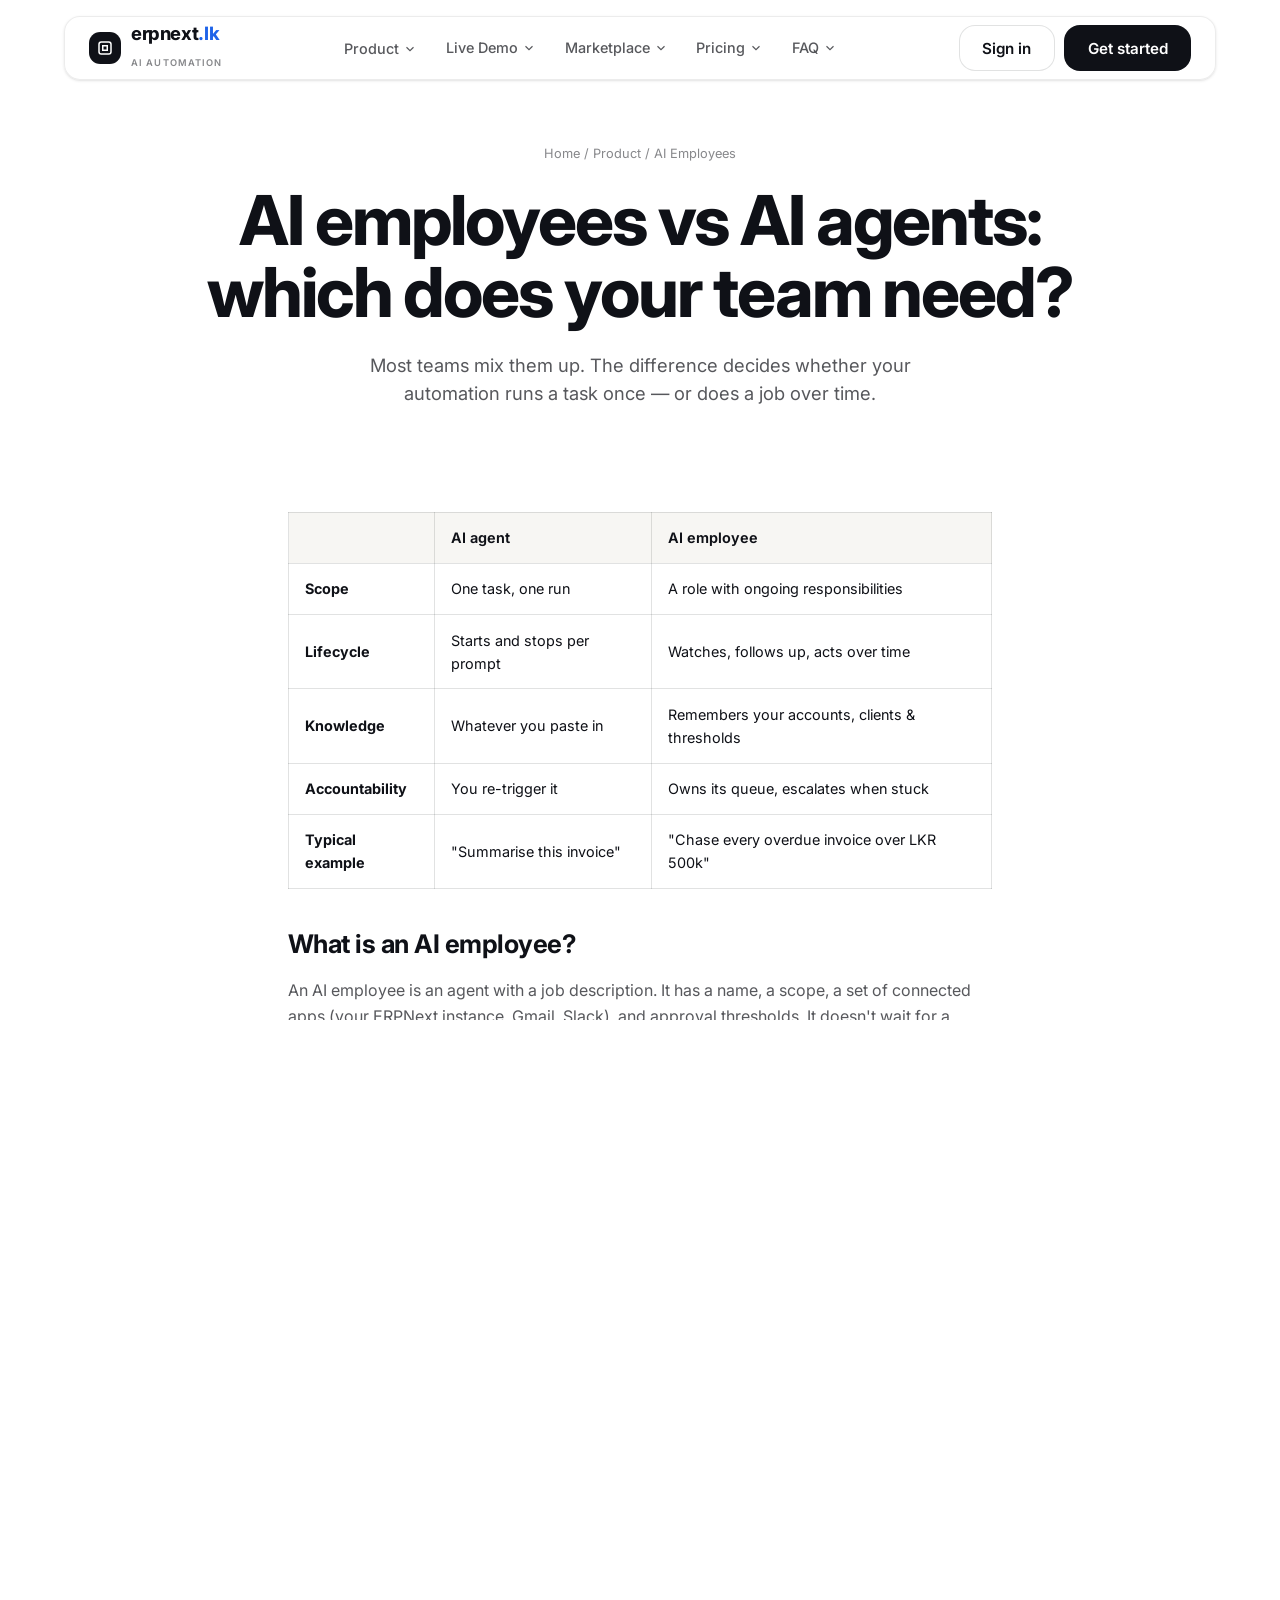
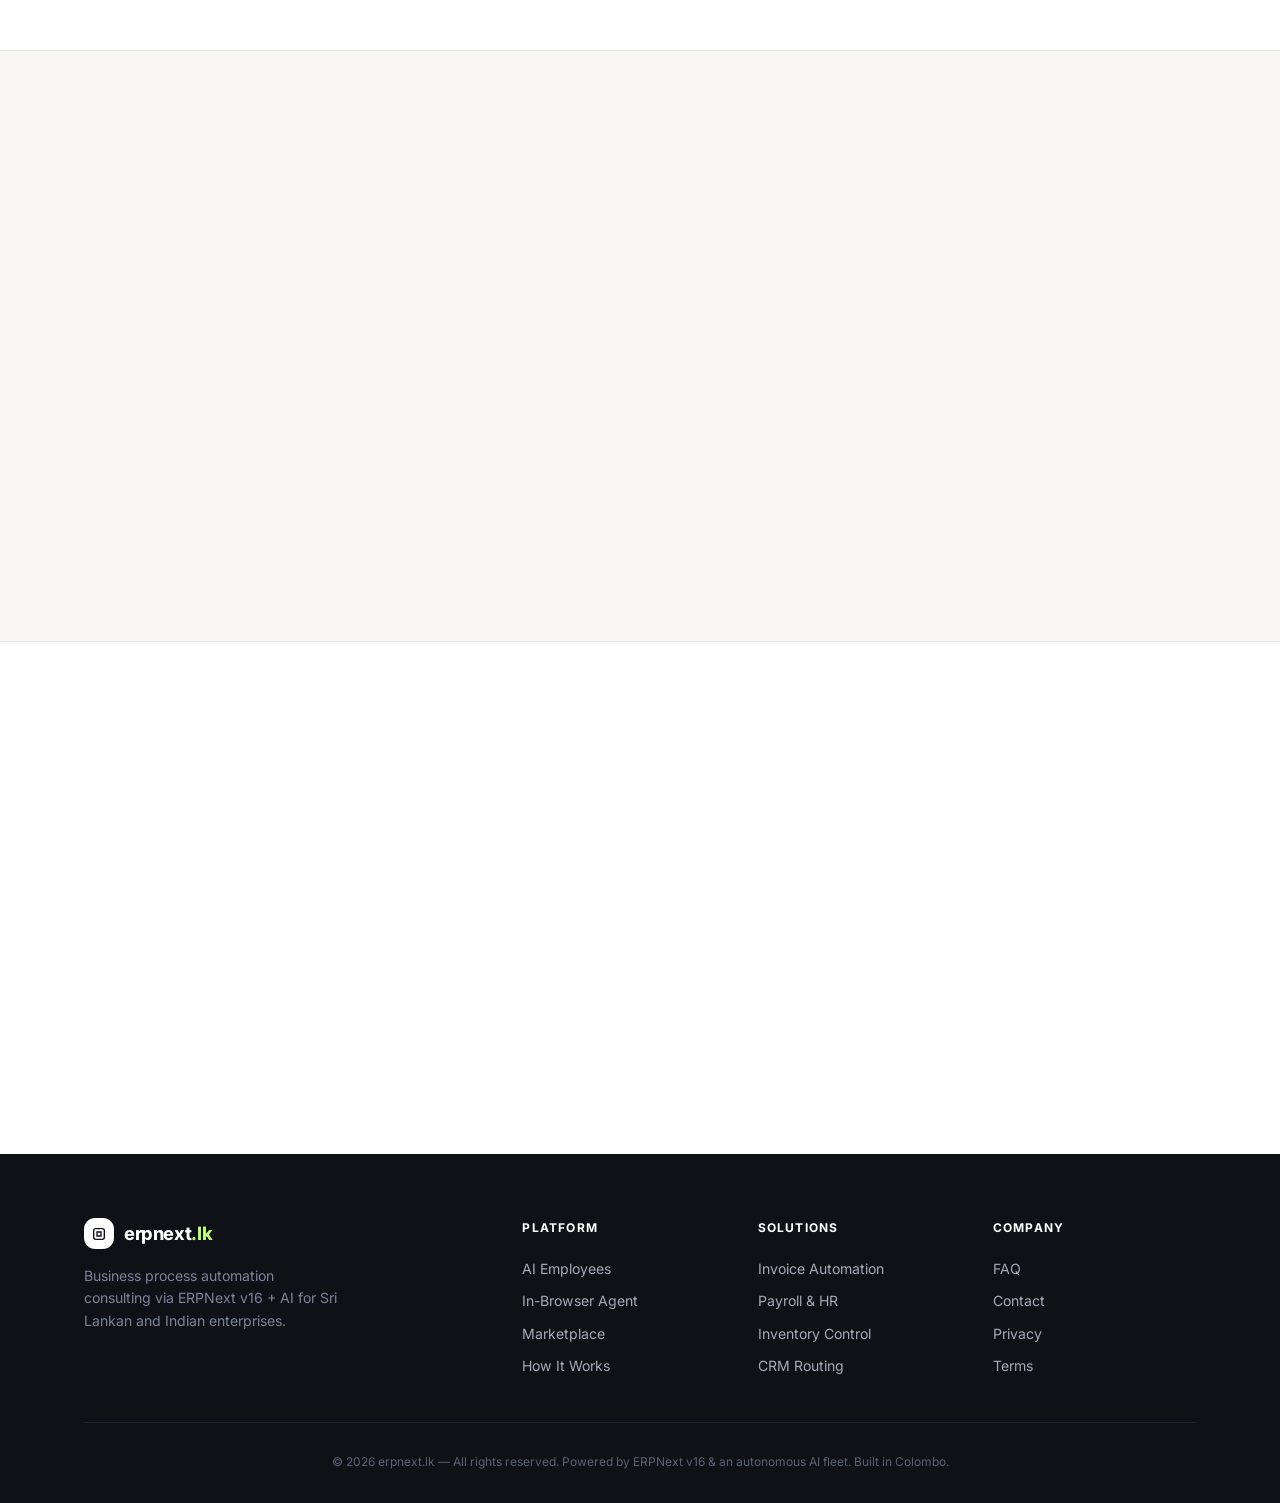
<file: ai-employees.html>
<!DOCTYPE html>
<html lang="en">
<head>
<meta charset="UTF-8">
<meta name="viewport" content="width=device-width, initial-scale=1.0">
<title>AI employees vs AI agents — erpnext.lk</title>
<meta name="description" content="The difference between an AI agent and an AI employee, and when you need each.">
<link rel="stylesheet" href="style.css">
</head>
<body>


<!-- Navbar (floating pill — reference design style) -->
<header class="navbar">
  <a href="index.html" class="logo">
    <span class="logo-badge"><svg width="18" height="18" viewBox="0 0 24 24" fill="none" stroke="currentColor" stroke-width="2"><rect x="4" y="4" width="16" height="16" rx="3"/><path d="M9 9h6v6H9z"/></svg></span>
    <span><span class="logo-name">erpnext<span style="color:var(--blue)">.lk</span></span><br><span class="logo-sub">AI AUTOMATION</span></span>
  </a>
  <nav class="nav-links">
    <div class="dropdown">
      <button class="nav-link dropdown-toggle">Product <svg class="chev" width="14" height="14" viewBox="0 0 24 24" fill="none" stroke="currentColor" stroke-width="2" style="vertical-align:-2px"><path d="M6 9l6 6 6-6"/></svg></button>
      <div class="dropdown-menu">
        <a class="product-row" href="ai-employees.html"><span class="product-icon-tile"><svg width="18" height="18" viewBox="0 0 24 24" fill="none" stroke="currentColor" stroke-width="2"><circle cx="12" cy="8" r="4"/><path d="M4 21c0-4 4-6 8-6s8 2 8 6"/></svg></span><span><b>AI Employees</b><span>Specialist agents for sales, support &amp; ops</span></span></a>
        <a class="product-row" href="browser-agent.html"><span class="product-icon-tile"><svg width="18" height="18" viewBox="0 0 24 24" fill="none" stroke="currentColor" stroke-width="2"><rect x="3" y="4" width="18" height="14" rx="2"/><path d="M8 21h8M12 18v3"/></svg></span><span><b>In-Browser Agent</b><span>Clicks, types &amp; extracts across the web</span></span></a>
        <a class="product-row" href="marketplace.html"><span class="product-icon-tile"><svg width="18" height="18" viewBox="0 0 24 24" fill="none" stroke="currentColor" stroke-width="2"><path d="M3 9l1-5h16l1 5M4 9v11h16V9M9 13h6"/></svg></span><span><b>Agent Marketplace</b><span>226 ready-to-deploy agent templates</span></span></a>
        <a class="product-row" href="how-it-works.html"><span class="product-icon-tile"><svg width="18" height="18" viewBox="0 0 24 24" fill="none" stroke="currentColor" stroke-width="2"><circle cx="12" cy="12" r="9"/><path d="M12 7v5l3 3"/></svg></span><span><b>How It Works</b><span>Three steps, about ten minutes</span></span></a>
      </div>
    </div>
    <div class="dropdown">
      <a class="nav-link dropdown-toggle" href="index.html#board">Live Demo <svg class="chev" width="14" height="14" viewBox="0 0 24 24" fill="none" stroke="currentColor" stroke-width="2" style="vertical-align:-2px"><path d="M6 9l6 6 6-6"/></svg></a>
      <div class="dropdown-menu">
        <a class="product-row" href="index.html#board"><span class="product-icon-tile"><svg width="18" height="18" viewBox="0 0 24 24" fill="none" stroke="currentColor" stroke-width="2"><rect x="3" y="4" width="18" height="16" rx="2"/><path d="M9 4v16M15 4v16"/></svg></span><span><b>Live Task Board</b><span>Watch AI employees work in real time</span></span></a>
        <a class="product-row" href="index.html#slack"><span class="product-icon-tile"><svg width="18" height="18" viewBox="0 0 24 24" fill="none" stroke="currentColor" stroke-width="2"><path d="M21 11.5a8.5 8.5 0 01-8.5 8.5c-1.6 0-3.1-.4-4.4-1.2L3 20l1.2-5.1A8.5 8.5 0 1121 11.5z"/></svg></span><span><b>Slack in Action</b><span>See @erpnext commands live in channels</span></span></a>
        <a class="product-row" href="index.html#how"><span class="product-icon-tile"><svg width="18" height="18" viewBox="0 0 24 24" fill="none" stroke="currentColor" stroke-width="2"><circle cx="12" cy="12" r="9"/><path d="M10 9l5 3-5 3z"/></svg></span><span><b>Hand It Off</b><span>How approval gates keep you in charge</span></span></a>
      </div>
    </div>
    <div class="dropdown">
      <a class="nav-link dropdown-toggle" href="marketplace.html">Marketplace <svg class="chev" width="14" height="14" viewBox="0 0 24 24" fill="none" stroke="currentColor" stroke-width="2" style="vertical-align:-2px"><path d="M6 9l6 6 6-6"/></svg></a>
      <div class="dropdown-menu">
        <a class="product-row" href="marketplace.html"><span class="product-icon-tile"><svg width="18" height="18" viewBox="0 0 24 24" fill="none" stroke="currentColor" stroke-width="2"><path d="M3 9l1-5h16l1 5M4 9v11h16V9M9 13h6"/></svg></span><span><b>All 226 Agents</b><span>Browse the full template catalog</span></span></a>
        <a class="product-row" href="marketplace.html"><span class="product-icon-tile"><svg width="18" height="18" viewBox="0 0 24 24" fill="none" stroke="currentColor" stroke-width="2"><path d="M12 2v20M2 12h20"/></svg></span><span><b>By Category</b><span>Accounts, Sales, Support, Ops, Content</span></span></a>
        <a class="product-row" href="ai-employees.html"><span class="product-icon-tile"><svg width="18" height="18" viewBox="0 0 24 24" fill="none" stroke="currentColor" stroke-width="2"><circle cx="12" cy="8" r="4"/><path d="M4 21c0-4 4-6 8-6s8 2 8 6"/></svg></span><span><b>Employee vs Agent</b><span>Which one does your team need?</span></span></a>
      </div>
    </div>
    <div class="dropdown">
      <a class="nav-link dropdown-toggle" href="index.html#pricing">Pricing <svg class="chev" width="14" height="14" viewBox="0 0 24 24" fill="none" stroke="currentColor" stroke-width="2" style="vertical-align:-2px"><path d="M6 9l6 6 6-6"/></svg></a>
      <div class="dropdown-menu">
        <a class="product-row" href="index.html#pricing"><span class="product-icon-tile"><svg width="18" height="18" viewBox="0 0 24 24" fill="none" stroke="currentColor" stroke-width="2"><path d="M12 2l2.4 7.2H22l-6 4.4 2.3 7.4-6.3-4.5-6.3 4.5L8 13.6 2 9.2h7.6z"/></svg></span><span><b>Growth — $49/mo</b><span>5,000 credits, first automations</span></span></a>
        <a class="product-row" href="index.html#pricing"><span class="product-icon-tile"><svg width="18" height="18" viewBox="0 0 24 24" fill="none" stroke="currentColor" stroke-width="2"><path d="M12 2l2.4 7.2H22l-6 4.4 2.3 7.4-6.3-4.5-6.3 4.5L8 13.6 2 9.2h7.6z"/></svg></span><span><b>Pro — $99/mo</b><span>12,000 credits, team approvals</span></span></a>
        <a class="product-row" href="index.html#pricing"><span class="product-icon-tile"><svg width="18" height="18" viewBox="0 0 24 24" fill="none" stroke="currentColor" stroke-width="2"><path d="M12 2l2.4 7.2H22l-6 4.4 2.3 7.4-6.3-4.5-6.3 4.5L8 13.6 2 9.2h7.6z"/></svg></span><span><b>Scale — $299/mo</b><span>40,000 credits, multi-branch</span></span></a>
      </div>
    </div>
    <div class="dropdown">
      <a class="nav-link dropdown-toggle" href="index.html#faq">FAQ <svg class="chev" width="14" height="14" viewBox="0 0 24 24" fill="none" stroke="currentColor" stroke-width="2" style="vertical-align:-2px"><path d="M6 9l6 6 6-6"/></svg></a>
      <div class="dropdown-menu">
        <a class="product-row" href="index.html#faq"><span class="product-icon-tile"><svg width="18" height="18" viewBox="0 0 24 24" fill="none" stroke="currentColor" stroke-width="2"><circle cx="12" cy="12" r="9"/><path d="M9 9a3 3 0 115.1 2c-.8 1-2.1 1.3-2.1 2.5M12 17h.01"/></svg></span><span><b>What is erpnext.lk?</b><span>The 60-second answer</span></span></a>
        <a class="product-row" href="index.html#faq"><span class="product-icon-tile"><svg width="18" height="18" viewBox="0 0 24 24" fill="none" stroke="currentColor" stroke-width="2"><rect x="4" y="10" width="16" height="10" rx="2"/><path d="M8 10V7a4 4 0 018 0v3"/></svg></span><span><b>Approval Gates</b><span>How your money stays protected</span></span></a>
        <a class="product-row" href="index.html#faq"><span class="product-icon-tile"><svg width="18" height="18" viewBox="0 0 24 24" fill="none" stroke="currentColor" stroke-width="2"><circle cx="12" cy="8" r="4"/><path d="M4 21c0-4 4-6 8-6s8 2 8 6"/></svg></span><span><b>Employee vs Agent</b><span>Which one does your team need?</span></span></a>
      </div>
    </div>
  </nav>
  <div class="nav-cta">
    <button class="btn btn-ghost" data-modal="Sign in to Workspace" data-modal-desc="Workspace access is provisioned per client on the company ERPNext instance. Contact info@erpnext.lk to request access.">Sign in</button>
    <button class="btn btn-primary" data-modal="Start 7-Day Free Trial" data-modal-desc="We'll set up a sandbox ERPNext v16 workspace with 3 starter AI employees for you. Reply to this with your company name and we'll provision it within 1 business day.">Get started</button>
    <button class="burger" id="burger" aria-label="Menu" aria-expanded="false"><svg width="22" height="22" viewBox="0 0 24 24" fill="none" stroke="currentColor" stroke-width="2"><path d="M4 7h16M4 12h16M4 17h16"/></svg></button>
  </div>
</header>
<nav id="mobileNav" class="mobile-nav">
  <a href="index.html#board">Live Demo</a>
  <a href="ai-employees.html">AI Employees</a>
  <a href="browser-agent.html">Browser Agent</a>
  <a href="marketplace.html">Marketplace</a>
  <a href="how-it-works.html">How It Works</a>
  <a href="index.html#pricing">Pricing</a>
  <a href="index.html#faq">FAQ</a>
</nav>

<section class="page-hero">
  <div class="container">
    <div class="crumbs"><a href="index.html">Home</a> / Product / AI Employees</div>
    <h1 class="h1" style="animation:fade-in-up .7s ease-out both">AI employees vs AI agents:<br>which does your team need?</h1>
    <p class="lede" style="margin:1.4rem auto 0;animation:fade-in-up .7s ease-out .1s both">Most teams mix them up. The difference decides whether your automation runs a task once — or does a job over time.</p>
  </div>
</section>

<section class="section" style="padding-top:2rem">
  <div class="container">
    <div class="prose reveal">
      <table class="compare-table card-hover">
        <tr><th></th><th>AI agent</th><th>AI employee</th></tr>
        <tr><td><b>Scope</b></td><td>One task, one run</td><td>A role with ongoing responsibilities</td></tr>
        <tr><td><b>Lifecycle</b></td><td>Starts and stops per prompt</td><td>Watches, follows up, acts over time</td></tr>
        <tr><td><b>Knowledge</b></td><td>Whatever you paste in</td><td>Remembers your accounts, clients & thresholds</td></tr>
        <tr><td><b>Accountability</b></td><td>You re-trigger it</td><td>Owns its queue, escalates when stuck</td></tr>
        <tr><td><b>Typical example</b></td><td>"Summarise this invoice"</td><td>"Chase every overdue invoice over LKR 500k"</td></tr>
      </table>
      <h2>What is an AI employee?</h2>
      <p>An AI employee is an agent with a job description. It has a name, a scope, a set of connected apps (your ERPNext instance, Gmail, Slack), and approval thresholds. It doesn't wait for a prompt — it watches its queue and acts. When something crosses your threshold, it pauses and asks you.</p>
      <p>Think of Arthur, the AR collector: he scans open invoices every morning, sends personalised reminders, and holds anything over LKR 500,000 for your sign-off. You don't tell him to run — he just does the job.</p>
      <h2>What is an AI agent?</h2>
      <p>An AI agent executes a single instruction well and stops. "Reconcile this bank statement" — done, then idle. Agents are perfect for one-off jobs and are actually the building blocks inside every AI employee.</p>
      <h2>Where the "employee" idea helps — and where it breaks</h2>
      <p><b>It helps</b> when the work is continuous: collections, support triage, lead follow-up, content calendars. The naming matters because it sets expectations — you hire a role, not a script.</p>
      <p><b>It breaks</b> when the work is truly one-off. For that, use a plain agent task. We don't force the employee metaphor where it doesn't fit.</p>
    </div>
  </div>
</section>

<section class="section section-soft">
  <div class="container center reveal">
    <h2 class="h2" style="margin-bottom:2rem">Meet the employees we deploy most</h2>
    <div style="display:grid;grid-template-columns:repeat(3,1fr);gap:1.2rem;text-align:left">
      <div class="mkt-card card-hover">
        <div class="mkt-icon" style="background:#0f1117">🧾</div>
        <h3>Invoice Chaser</h3>
        <p>Reads ERPNext Sales Invoices, chases overdue payments via Gmail + WhatsApp, holds big ones for approval.</p>
        <div class="mkt-meta"><span>Accounts</span><span>·</span><span>Runs daily</span></div>
      </div>
      <div class="mkt-card card-hover" style="transition-delay:.1s">
        <div class="mkt-icon" style="background:#15803d">🎯</div>
        <h3>Lead Qualifier</h3>
        <p>Enriches inbound form leads, scores intent, writes them into ERPNext CRM and books demos.</p>
        <div class="mkt-meta"><span>Sales</span><span>·</span><span>Real-time</span></div>
      </div>
      <div class="mkt-card card-hover" style="transition-delay:.2s">
        <div class="mkt-icon" style="background:#7e22ce">💬</div>
        <h3>Support Triage</h3>
        <p>Answers tier-1 tickets from the ERPNext Helpdesk, escalates bugs with full context attached.</p>
        <div class="mkt-meta"><span>Support</span><span>·</span><span>24/7</span></div>
      </div>
    </div>
    <div style="margin-top:2.5rem"><a class="btn btn-primary" href="marketplace.html">Browse the full marketplace →</a></div>
  </div>
</section>

<section class="section">
  <div class="container"><div class="cta-box reveal">
    <h2 class="h2" style="color:#fff">Want to see them on your own data?</h2>
    <p class="lede">We'll run one employee on a sandbox copy of your ERPNext and show you the result before you commit.</p>
    <div class="hero-cta"><a class="btn btn-green" href="mailto:info@erpnext.lk?subject=Sandbox%20demonstration" data-modal="Sandbox demo requested" data-modal-desc="Send us a read-only snapshot export of one module and we'll run the relevant AI employee on it within 2 days.">Request a sandbox demo</a></div>
  </div></div>
</section>

<!-- Footer -->
<footer class="footer">
  <div class="container">
    <div class="footer-grid">
      <div>
        <div class="logo" style="margin-bottom:1rem">
          <span class="logo-badge" style="background:#fff;color:var(--ink)"><svg width="16" height="16" viewBox="0 0 24 24" fill="none" stroke="currentColor" stroke-width="2"><rect x="4" y="4" width="16" height="16" rx="3"/><path d="M9 9h6v6H9z"/></svg></span>
          <span class="logo-name" style="color:#fff">erpnext<span style="color:var(--green)">.lk</span></span>
        </div>
        <p style="font-size:.88rem;max-width:16rem;color:#7c829a">Business process automation consulting via ERPNext v16 + AI for Sri Lankan and Indian enterprises.</p>
      </div>
      <div>
        <h4>Platform</h4>
        <a href="ai-employees.html">AI Employees</a>
        <a href="browser-agent.html">In-Browser Agent</a>
        <a href="marketplace.html">Marketplace</a>
        <a href="how-it-works.html">How It Works</a>
      </div>
      <div>
        <h4>Solutions</h4>
        <a href="index.html#features">Invoice Automation</a>
        <a href="index.html#features">Payroll &amp; HR</a>
        <a href="index.html#features">Inventory Control</a>
        <a href="index.html#features">CRM Routing</a>
      </div>
      <div>
        <h4>Company</h4>
        <a href="index.html#faq">FAQ</a>
        <a href="mailto:info@erpnext.lk">Contact</a>
        <a href="#" data-modal="Privacy Policy" data-modal-desc="Full privacy policy ships with the production deployment. Draft v1 is pending legal review.">Privacy</a>
        <a href="#" data-modal="Terms of Service" data-modal-desc="Full terms of service ship with the production deployment. Draft v1 is pending legal review.">Terms</a>
      </div>
    </div>
    <div class="footer-bottom">© 2026 erpnext.lk — All rights reserved. Powered by ERPNext v16 &amp; an autonomous AI fleet. Built in Colombo.</div>
  </div>
</footer>

<!-- Modal -->
<div class="modal-backdrop" id="modal" role="dialog" aria-modal="true">
  <div class="modal">
    <button class="modal-x" data-close aria-label="Close"><svg width="20" height="20" viewBox="0 0 24 24" fill="none" stroke="currentColor" stroke-width="2"><path d="M18 6L6 18M6 6l12 12"/></svg></button>
    <div class="modal-icon"><svg width="24" height="24" viewBox="0 0 24 24" fill="none" stroke="currentColor" stroke-width="2"><path d="M12 2l2.4 7.2H22l-6 4.4 2.3 7.4-6.3-4.5-6.3 4.5L8 13.6 2 9.2h7.6z"/></svg></div>
    <h3 class="h3" id="modalTitle">ERPNext.LK</h3>
    <p style="color:var(--ink-70);font-size:.92rem;margin:1rem 0 1.5rem" id="modalDesc">Loading…</p>
    <button class="btn btn-primary" style="width:100%" data-close>Close window</button>
  </div>
</div>

<script src="main.js"></script>
</body>
</html>
</file>
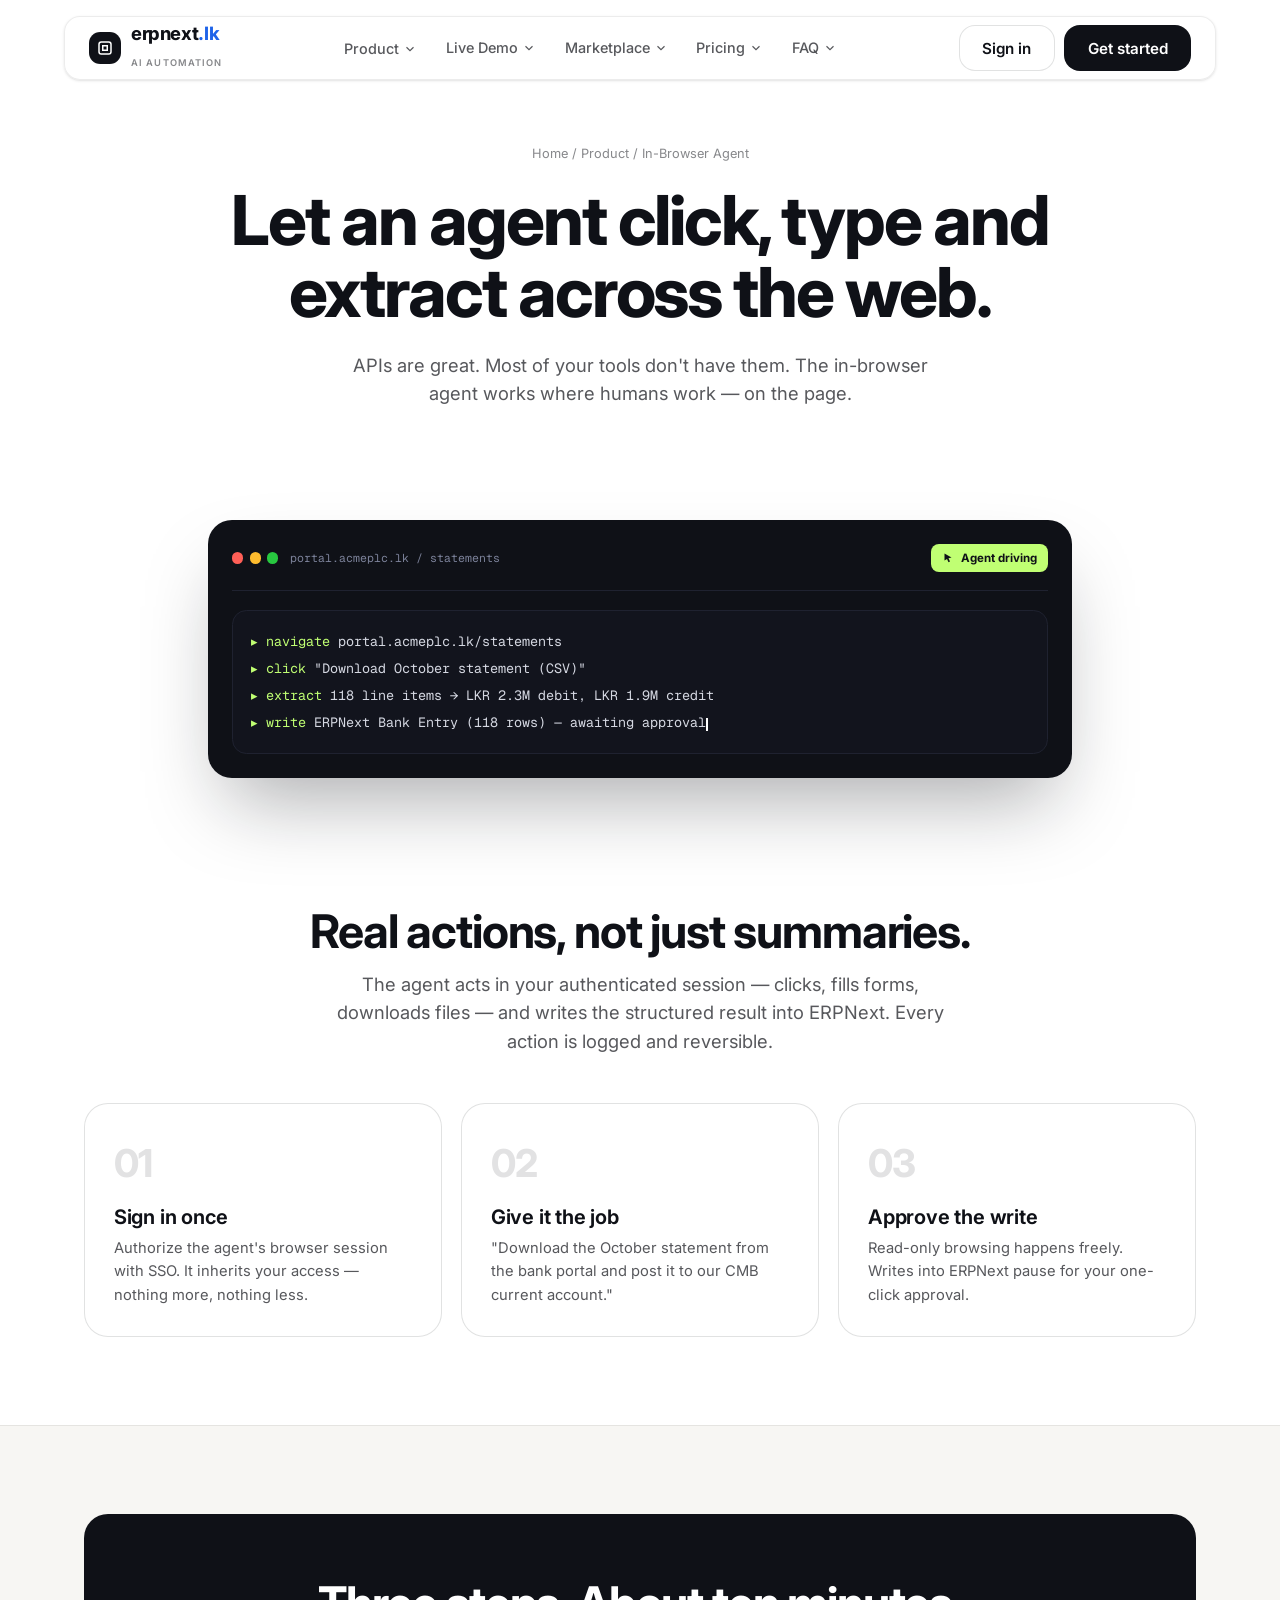
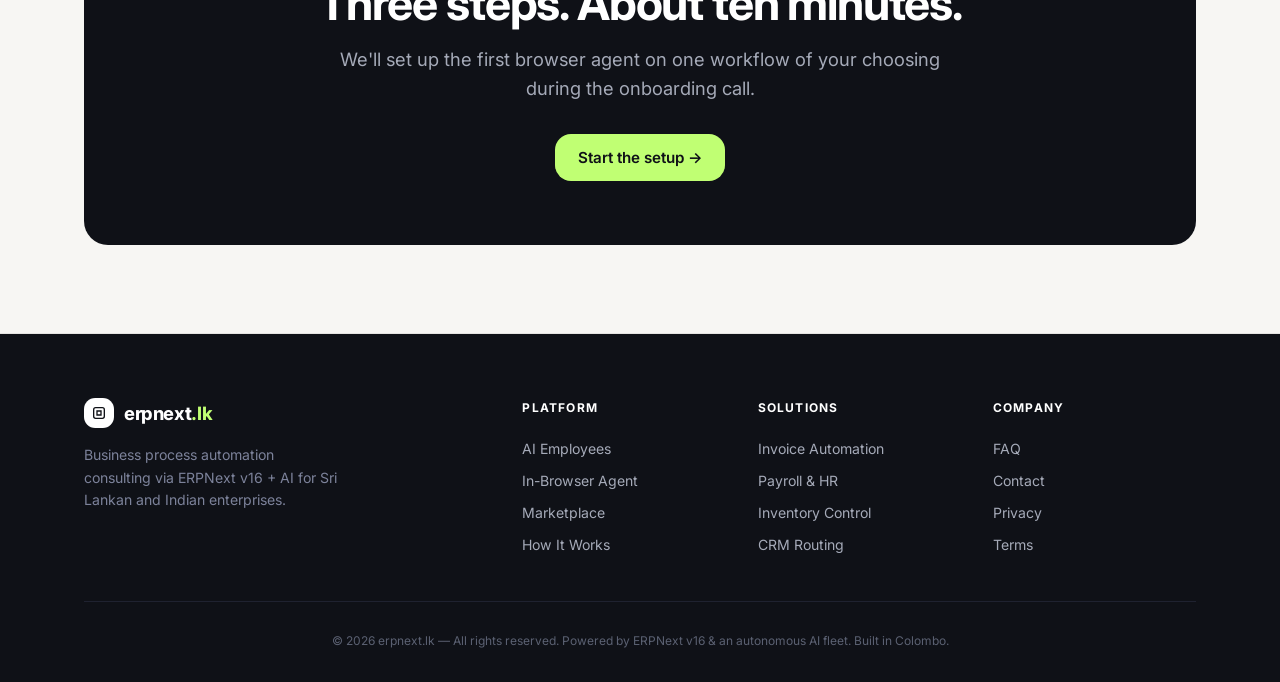
<file: browser-agent.html>
<!DOCTYPE html>
<html lang="en">
<head>
<meta charset="UTF-8">
<meta name="viewport" content="width=device-width, initial-scale=1.0">
<title>In-Browser AI Agent — erpnext.lk</title>
<meta name="description" content="An AI agent that clicks, types and extracts across the web for tools without APIs, then writes results into ERPNext.">
<link rel="stylesheet" href="style.css">
</head>
<body>


<!-- Navbar (floating pill — reference design style) -->
<header class="navbar">
  <a href="index.html" class="logo">
    <span class="logo-badge"><svg width="18" height="18" viewBox="0 0 24 24" fill="none" stroke="currentColor" stroke-width="2"><rect x="4" y="4" width="16" height="16" rx="3"/><path d="M9 9h6v6H9z"/></svg></span>
    <span><span class="logo-name">erpnext<span style="color:var(--blue)">.lk</span></span><br><span class="logo-sub">AI AUTOMATION</span></span>
  </a>
  <nav class="nav-links">
    <div class="dropdown">
      <button class="nav-link dropdown-toggle">Product <svg class="chev" width="14" height="14" viewBox="0 0 24 24" fill="none" stroke="currentColor" stroke-width="2" style="vertical-align:-2px"><path d="M6 9l6 6 6-6"/></svg></button>
      <div class="dropdown-menu">
        <a class="product-row" href="ai-employees.html"><span class="product-icon-tile"><svg width="18" height="18" viewBox="0 0 24 24" fill="none" stroke="currentColor" stroke-width="2"><circle cx="12" cy="8" r="4"/><path d="M4 21c0-4 4-6 8-6s8 2 8 6"/></svg></span><span><b>AI Employees</b><span>Specialist agents for sales, support &amp; ops</span></span></a>
        <a class="product-row" href="browser-agent.html"><span class="product-icon-tile"><svg width="18" height="18" viewBox="0 0 24 24" fill="none" stroke="currentColor" stroke-width="2"><rect x="3" y="4" width="18" height="14" rx="2"/><path d="M8 21h8M12 18v3"/></svg></span><span><b>In-Browser Agent</b><span>Clicks, types &amp; extracts across the web</span></span></a>
        <a class="product-row" href="marketplace.html"><span class="product-icon-tile"><svg width="18" height="18" viewBox="0 0 24 24" fill="none" stroke="currentColor" stroke-width="2"><path d="M3 9l1-5h16l1 5M4 9v11h16V9M9 13h6"/></svg></span><span><b>Agent Marketplace</b><span>226 ready-to-deploy agent templates</span></span></a>
        <a class="product-row" href="how-it-works.html"><span class="product-icon-tile"><svg width="18" height="18" viewBox="0 0 24 24" fill="none" stroke="currentColor" stroke-width="2"><circle cx="12" cy="12" r="9"/><path d="M12 7v5l3 3"/></svg></span><span><b>How It Works</b><span>Three steps, about ten minutes</span></span></a>
      </div>
    </div>
    <div class="dropdown">
      <a class="nav-link dropdown-toggle" href="index.html#board">Live Demo <svg class="chev" width="14" height="14" viewBox="0 0 24 24" fill="none" stroke="currentColor" stroke-width="2" style="vertical-align:-2px"><path d="M6 9l6 6 6-6"/></svg></a>
      <div class="dropdown-menu">
        <a class="product-row" href="index.html#board"><span class="product-icon-tile"><svg width="18" height="18" viewBox="0 0 24 24" fill="none" stroke="currentColor" stroke-width="2"><rect x="3" y="4" width="18" height="16" rx="2"/><path d="M9 4v16M15 4v16"/></svg></span><span><b>Live Task Board</b><span>Watch AI employees work in real time</span></span></a>
        <a class="product-row" href="index.html#slack"><span class="product-icon-tile"><svg width="18" height="18" viewBox="0 0 24 24" fill="none" stroke="currentColor" stroke-width="2"><path d="M21 11.5a8.5 8.5 0 01-8.5 8.5c-1.6 0-3.1-.4-4.4-1.2L3 20l1.2-5.1A8.5 8.5 0 1121 11.5z"/></svg></span><span><b>Slack in Action</b><span>See @erpnext commands live in channels</span></span></a>
        <a class="product-row" href="index.html#how"><span class="product-icon-tile"><svg width="18" height="18" viewBox="0 0 24 24" fill="none" stroke="currentColor" stroke-width="2"><circle cx="12" cy="12" r="9"/><path d="M10 9l5 3-5 3z"/></svg></span><span><b>Hand It Off</b><span>How approval gates keep you in charge</span></span></a>
      </div>
    </div>
    <div class="dropdown">
      <a class="nav-link dropdown-toggle" href="marketplace.html">Marketplace <svg class="chev" width="14" height="14" viewBox="0 0 24 24" fill="none" stroke="currentColor" stroke-width="2" style="vertical-align:-2px"><path d="M6 9l6 6 6-6"/></svg></a>
      <div class="dropdown-menu">
        <a class="product-row" href="marketplace.html"><span class="product-icon-tile"><svg width="18" height="18" viewBox="0 0 24 24" fill="none" stroke="currentColor" stroke-width="2"><path d="M3 9l1-5h16l1 5M4 9v11h16V9M9 13h6"/></svg></span><span><b>All 226 Agents</b><span>Browse the full template catalog</span></span></a>
        <a class="product-row" href="marketplace.html"><span class="product-icon-tile"><svg width="18" height="18" viewBox="0 0 24 24" fill="none" stroke="currentColor" stroke-width="2"><path d="M12 2v20M2 12h20"/></svg></span><span><b>By Category</b><span>Accounts, Sales, Support, Ops, Content</span></span></a>
        <a class="product-row" href="ai-employees.html"><span class="product-icon-tile"><svg width="18" height="18" viewBox="0 0 24 24" fill="none" stroke="currentColor" stroke-width="2"><circle cx="12" cy="8" r="4"/><path d="M4 21c0-4 4-6 8-6s8 2 8 6"/></svg></span><span><b>Employee vs Agent</b><span>Which one does your team need?</span></span></a>
      </div>
    </div>
    <div class="dropdown">
      <a class="nav-link dropdown-toggle" href="index.html#pricing">Pricing <svg class="chev" width="14" height="14" viewBox="0 0 24 24" fill="none" stroke="currentColor" stroke-width="2" style="vertical-align:-2px"><path d="M6 9l6 6 6-6"/></svg></a>
      <div class="dropdown-menu">
        <a class="product-row" href="index.html#pricing"><span class="product-icon-tile"><svg width="18" height="18" viewBox="0 0 24 24" fill="none" stroke="currentColor" stroke-width="2"><path d="M12 2l2.4 7.2H22l-6 4.4 2.3 7.4-6.3-4.5-6.3 4.5L8 13.6 2 9.2h7.6z"/></svg></span><span><b>Growth — $49/mo</b><span>5,000 credits, first automations</span></span></a>
        <a class="product-row" href="index.html#pricing"><span class="product-icon-tile"><svg width="18" height="18" viewBox="0 0 24 24" fill="none" stroke="currentColor" stroke-width="2"><path d="M12 2l2.4 7.2H22l-6 4.4 2.3 7.4-6.3-4.5-6.3 4.5L8 13.6 2 9.2h7.6z"/></svg></span><span><b>Pro — $99/mo</b><span>12,000 credits, team approvals</span></span></a>
        <a class="product-row" href="index.html#pricing"><span class="product-icon-tile"><svg width="18" height="18" viewBox="0 0 24 24" fill="none" stroke="currentColor" stroke-width="2"><path d="M12 2l2.4 7.2H22l-6 4.4 2.3 7.4-6.3-4.5-6.3 4.5L8 13.6 2 9.2h7.6z"/></svg></span><span><b>Scale — $299/mo</b><span>40,000 credits, multi-branch</span></span></a>
      </div>
    </div>
    <div class="dropdown">
      <a class="nav-link dropdown-toggle" href="index.html#faq">FAQ <svg class="chev" width="14" height="14" viewBox="0 0 24 24" fill="none" stroke="currentColor" stroke-width="2" style="vertical-align:-2px"><path d="M6 9l6 6 6-6"/></svg></a>
      <div class="dropdown-menu">
        <a class="product-row" href="index.html#faq"><span class="product-icon-tile"><svg width="18" height="18" viewBox="0 0 24 24" fill="none" stroke="currentColor" stroke-width="2"><circle cx="12" cy="12" r="9"/><path d="M9 9a3 3 0 115.1 2c-.8 1-2.1 1.3-2.1 2.5M12 17h.01"/></svg></span><span><b>What is erpnext.lk?</b><span>The 60-second answer</span></span></a>
        <a class="product-row" href="index.html#faq"><span class="product-icon-tile"><svg width="18" height="18" viewBox="0 0 24 24" fill="none" stroke="currentColor" stroke-width="2"><rect x="4" y="10" width="16" height="10" rx="2"/><path d="M8 10V7a4 4 0 018 0v3"/></svg></span><span><b>Approval Gates</b><span>How your money stays protected</span></span></a>
        <a class="product-row" href="index.html#faq"><span class="product-icon-tile"><svg width="18" height="18" viewBox="0 0 24 24" fill="none" stroke="currentColor" stroke-width="2"><circle cx="12" cy="8" r="4"/><path d="M4 21c0-4 4-6 8-6s8 2 8 6"/></svg></span><span><b>Employee vs Agent</b><span>Which one does your team need?</span></span></a>
      </div>
    </div>
  </nav>
  <div class="nav-cta">
    <button class="btn btn-ghost" data-modal="Sign in to Workspace" data-modal-desc="Workspace access is provisioned per client on the company ERPNext instance. Contact info@erpnext.lk to request access.">Sign in</button>
    <button class="btn btn-primary" data-modal="Start 7-Day Free Trial" data-modal-desc="We'll set up a sandbox ERPNext v16 workspace with 3 starter AI employees for you. Reply to this with your company name and we'll provision it within 1 business day.">Get started</button>
    <button class="burger" id="burger" aria-label="Menu" aria-expanded="false"><svg width="22" height="22" viewBox="0 0 24 24" fill="none" stroke="currentColor" stroke-width="2"><path d="M4 7h16M4 12h16M4 17h16"/></svg></button>
  </div>
</header>
<nav id="mobileNav" class="mobile-nav">
  <a href="index.html#board">Live Demo</a>
  <a href="ai-employees.html">AI Employees</a>
  <a href="browser-agent.html">Browser Agent</a>
  <a href="marketplace.html">Marketplace</a>
  <a href="how-it-works.html">How It Works</a>
  <a href="index.html#pricing">Pricing</a>
  <a href="index.html#faq">FAQ</a>
</nav>

<section class="page-hero">
  <div class="container">
    <div class="crumbs"><a href="index.html">Home</a> / Product / In-Browser Agent</div>
    <h1 class="h1" style="animation:fade-in-up .7s ease-out both">Let an agent click, type and<br>extract across the web.</h1>
    <p class="lede" style="margin:1.4rem auto 0;animation:fade-in-up .7s ease-out .1s both">APIs are great. Most of your tools don't have them. The in-browser agent works where humans work — on the page.</p>
  </div>
</section>

<section class="section" style="padding-top:1.5rem">
  <div class="container">
    <div class="browser-frame reveal">
      <div style="display:flex;justify-content:space-between;align-items:center;padding-bottom:1.1rem;margin-bottom:1.2rem;border-bottom:1px solid #1f2230">
        <div style="display:flex;align-items:center;gap:.7rem"><div class="dots"><i class="d1"></i><i class="d2"></i><i class="d3"></i></div><span class="board-url">portal.acmeplc.lk / statements</span></div>
        <span class="cursor-chip"><svg width="12" height="12" viewBox="0 0 24 24" fill="currentColor"><path d="M5 3l14 8-6 1.5L16 19l-3 1.5-3-6.5L5 17z"/></svg> Agent driving</span>
      </div>
      <div style="background:#12141d;border:1px solid #1f2230;border-radius:.9rem;padding:1.1rem;font-family:'Geist Mono',monospace;font-size:.84rem;line-height:2;color:#d5d8e2">
        <div style="animation:slack-in .3s ease-out both"><span style="color:#c0ff73">▸ navigate</span> portal.acmeplc.lk/statements</div>
        <div style="animation:slack-in .3s ease-out .3s both"><span style="color:#c0ff73">▸ click</span> "Download October statement (CSV)"</div>
        <div style="animation:slack-in .3s ease-out .6s both"><span style="color:#c0ff73">▸ extract</span> 118 line items → LKR 2.3M debit, LKR 1.9M credit</div>
        <div style="animation:slack-in .3s ease-out .9s both"><span style="color:#c0ff73">▸ write</span> ERPNext Bank Entry (118 rows) — awaiting approval<span class="type-cursor"></span></div>
      </div>
    </div>
  </div>
</section>

<section class="section" style="padding-top:2.5rem">
  <div class="container center reveal">
    <h2 class="h2">Real actions, not just summaries.</h2>
    <p class="lede" style="margin:.8rem auto 0">The agent acts in your authenticated session — clicks, fills forms, downloads files — and writes the structured result into ERPNext. Every action is logged and reversible.</p>
  </div>
  <div class="container" style="margin-top:3rem">
    <div class="steps-grid">
      <div class="step-card reveal" style="text-align:left">
        <div class="step-num-big">01</div>
        <h3 class="h3" style="margin:.6rem 0 .4rem">Sign in once</h3>
        <p style="color:var(--ink-70);font-size:.92rem">Authorize the agent's browser session with SSO. It inherits your access — nothing more, nothing less.</p>
      </div>
      <div class="step-card reveal" style="text-align:left;transition-delay:.1s">
        <div class="step-num-big">02</div>
        <h3 class="h3" style="margin:.6rem 0 .4rem">Give it the job</h3>
        <p style="color:var(--ink-70);font-size:.92rem">"Download the October statement from the bank portal and post it to our CMB current account."</p>
      </div>
      <div class="step-card reveal" style="text-align:left;transition-delay:.2s">
        <div class="step-num-big">03</div>
        <h3 class="h3" style="margin:.6rem 0 .4rem">Approve the write</h3>
        <p style="color:var(--ink-70);font-size:.92rem">Read-only browsing happens freely. Writes into ERPNext pause for your one-click approval.</p>
      </div>
    </div>
  </div>
</section>

<section class="section section-soft">
  <div class="container"><div class="cta-box reveal">
    <h2 class="h2" style="color:#fff">Three steps. About ten minutes.</h2>
    <p class="lede">We'll set up the first browser agent on one workflow of your choosing during the onboarding call.</p>
    <div class="hero-cta"><button class="btn btn-green" data-modal="Browser agent onboarding requested" data-modal-desc="Tell us which portal or web tool the agent should start on, and we'll prepare the session authorization checklist before our call.">Start the setup →</button></div>
  </div></div>
</section>

<!-- Footer -->
<footer class="footer">
  <div class="container">
    <div class="footer-grid">
      <div>
        <div class="logo" style="margin-bottom:1rem">
          <span class="logo-badge" style="background:#fff;color:var(--ink)"><svg width="16" height="16" viewBox="0 0 24 24" fill="none" stroke="currentColor" stroke-width="2"><rect x="4" y="4" width="16" height="16" rx="3"/><path d="M9 9h6v6H9z"/></svg></span>
          <span class="logo-name" style="color:#fff">erpnext<span style="color:var(--green)">.lk</span></span>
        </div>
        <p style="font-size:.88rem;max-width:16rem;color:#7c829a">Business process automation consulting via ERPNext v16 + AI for Sri Lankan and Indian enterprises.</p>
      </div>
      <div>
        <h4>Platform</h4>
        <a href="ai-employees.html">AI Employees</a>
        <a href="browser-agent.html">In-Browser Agent</a>
        <a href="marketplace.html">Marketplace</a>
        <a href="how-it-works.html">How It Works</a>
      </div>
      <div>
        <h4>Solutions</h4>
        <a href="index.html#features">Invoice Automation</a>
        <a href="index.html#features">Payroll &amp; HR</a>
        <a href="index.html#features">Inventory Control</a>
        <a href="index.html#features">CRM Routing</a>
      </div>
      <div>
        <h4>Company</h4>
        <a href="index.html#faq">FAQ</a>
        <a href="mailto:info@erpnext.lk">Contact</a>
        <a href="#" data-modal="Privacy Policy" data-modal-desc="Full privacy policy ships with the production deployment. Draft v1 is pending legal review.">Privacy</a>
        <a href="#" data-modal="Terms of Service" data-modal-desc="Full terms of service ship with the production deployment. Draft v1 is pending legal review.">Terms</a>
      </div>
    </div>
    <div class="footer-bottom">© 2026 erpnext.lk — All rights reserved. Powered by ERPNext v16 &amp; an autonomous AI fleet. Built in Colombo.</div>
  </div>
</footer>

<!-- Modal -->
<div class="modal-backdrop" id="modal" role="dialog" aria-modal="true">
  <div class="modal">
    <button class="modal-x" data-close aria-label="Close"><svg width="20" height="20" viewBox="0 0 24 24" fill="none" stroke="currentColor" stroke-width="2"><path d="M18 6L6 18M6 6l12 12"/></svg></button>
    <div class="modal-icon"><svg width="24" height="24" viewBox="0 0 24 24" fill="none" stroke="currentColor" stroke-width="2"><path d="M12 2l2.4 7.2H22l-6 4.4 2.3 7.4-6.3-4.5-6.3 4.5L8 13.6 2 9.2h7.6z"/></svg></div>
    <h3 class="h3" id="modalTitle">ERPNext.LK</h3>
    <p style="color:var(--ink-70);font-size:.92rem;margin:1rem 0 1.5rem" id="modalDesc">Loading…</p>
    <button class="btn btn-primary" style="width:100%" data-close>Close window</button>
  </div>
</div>

<script src="main.js"></script>
</body>
</html>
</file>
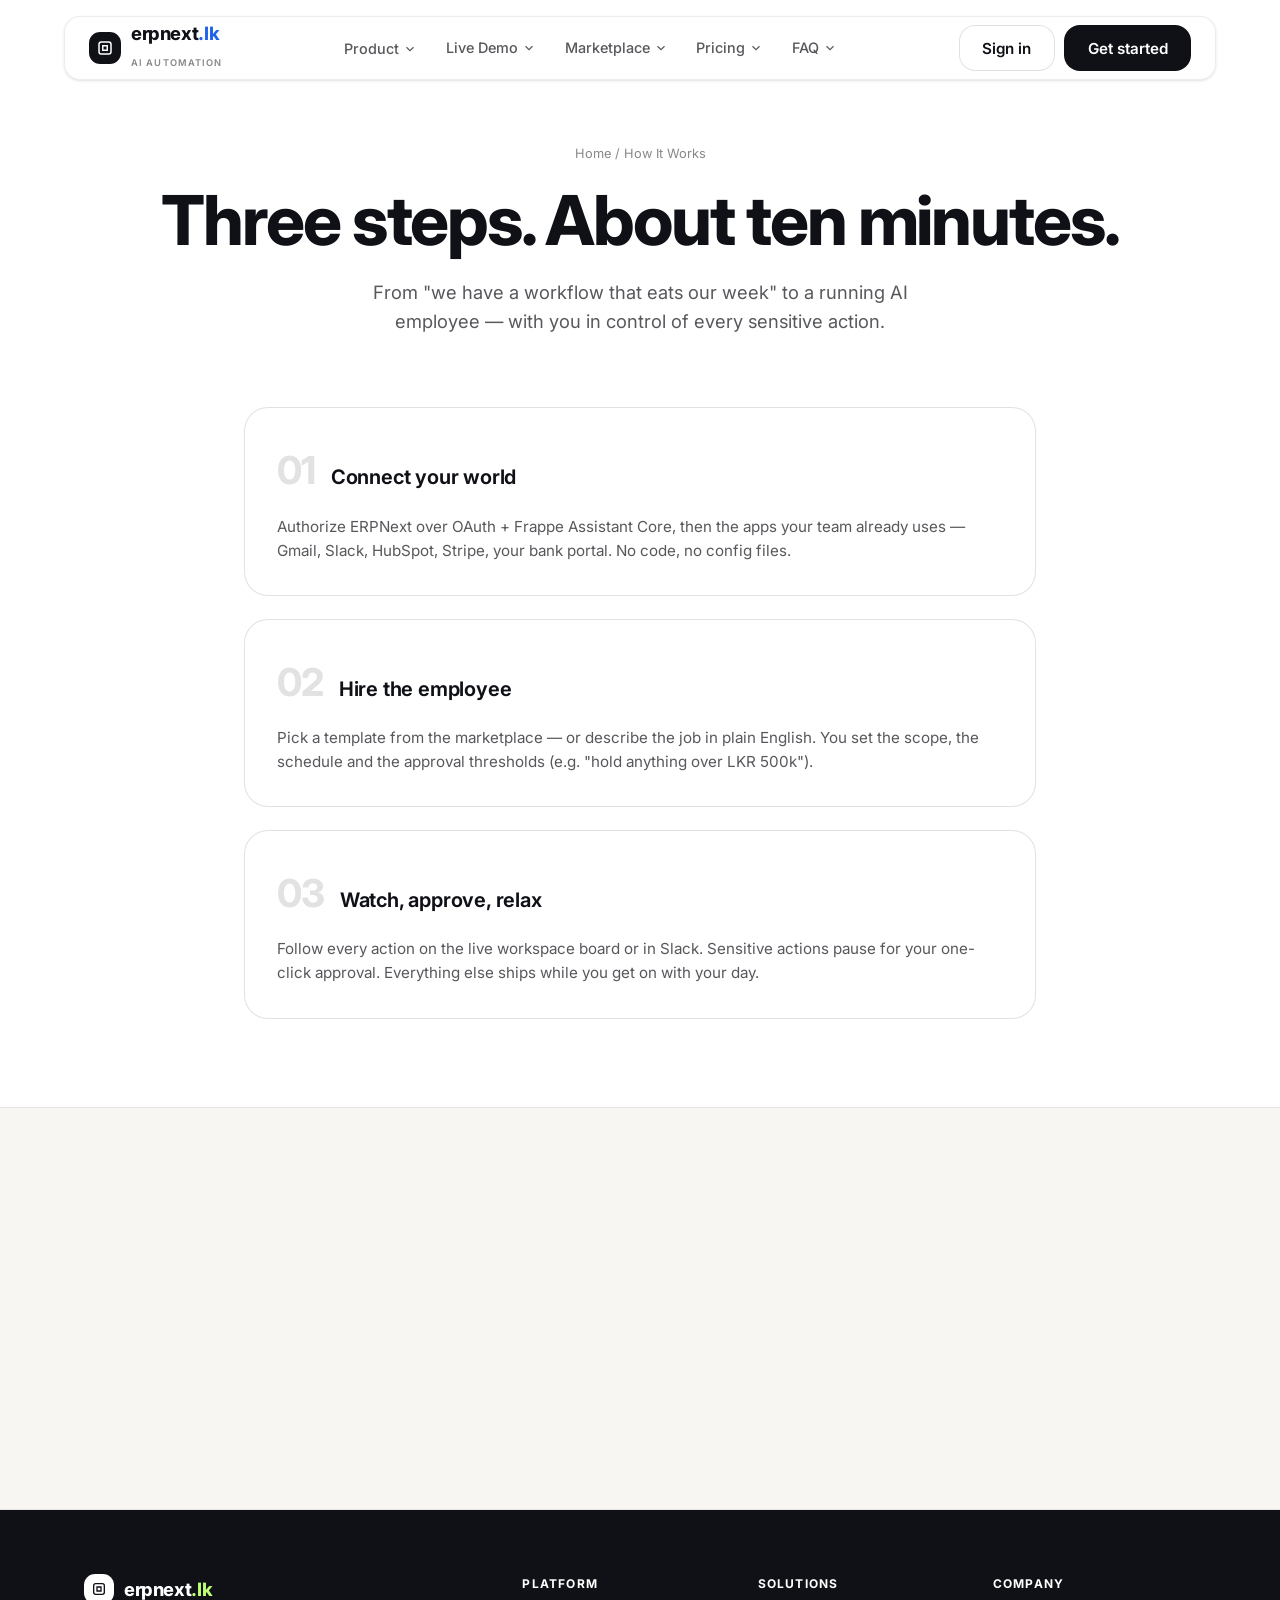
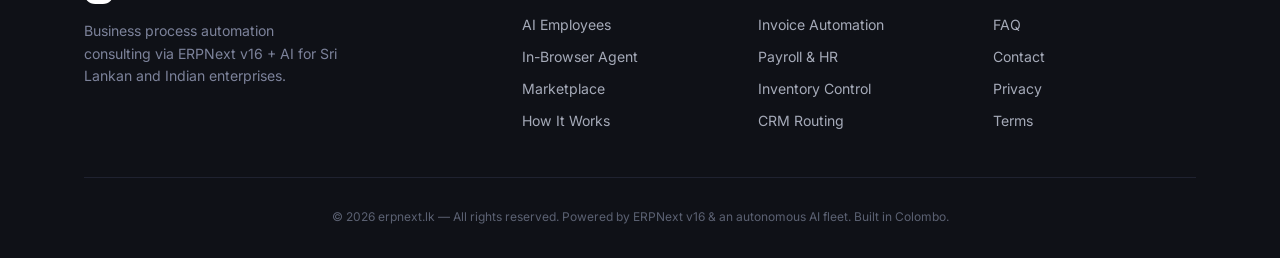
<file: how-it-works.html>
<!DOCTYPE html>
<html lang="en">
<head>
<meta charset="UTF-8">
<meta name="viewport" content="width=device-width, initial-scale=1.0">
<title>How It Works — erpnext.lk</title>
<meta name="description" content="Three steps to a running AI employee on your ERPNext instance: connect, hire, approve.">
<link rel="stylesheet" href="style.css">
</head>
<body>


<!-- Navbar (floating pill — reference design style) -->
<header class="navbar">
  <a href="index.html" class="logo">
    <span class="logo-badge"><svg width="18" height="18" viewBox="0 0 24 24" fill="none" stroke="currentColor" stroke-width="2"><rect x="4" y="4" width="16" height="16" rx="3"/><path d="M9 9h6v6H9z"/></svg></span>
    <span><span class="logo-name">erpnext<span style="color:var(--blue)">.lk</span></span><br><span class="logo-sub">AI AUTOMATION</span></span>
  </a>
  <nav class="nav-links">
    <div class="dropdown">
      <button class="nav-link dropdown-toggle">Product <svg class="chev" width="14" height="14" viewBox="0 0 24 24" fill="none" stroke="currentColor" stroke-width="2" style="vertical-align:-2px"><path d="M6 9l6 6 6-6"/></svg></button>
      <div class="dropdown-menu">
        <a class="product-row" href="ai-employees.html"><span class="product-icon-tile"><svg width="18" height="18" viewBox="0 0 24 24" fill="none" stroke="currentColor" stroke-width="2"><circle cx="12" cy="8" r="4"/><path d="M4 21c0-4 4-6 8-6s8 2 8 6"/></svg></span><span><b>AI Employees</b><span>Specialist agents for sales, support &amp; ops</span></span></a>
        <a class="product-row" href="browser-agent.html"><span class="product-icon-tile"><svg width="18" height="18" viewBox="0 0 24 24" fill="none" stroke="currentColor" stroke-width="2"><rect x="3" y="4" width="18" height="14" rx="2"/><path d="M8 21h8M12 18v3"/></svg></span><span><b>In-Browser Agent</b><span>Clicks, types &amp; extracts across the web</span></span></a>
        <a class="product-row" href="marketplace.html"><span class="product-icon-tile"><svg width="18" height="18" viewBox="0 0 24 24" fill="none" stroke="currentColor" stroke-width="2"><path d="M3 9l1-5h16l1 5M4 9v11h16V9M9 13h6"/></svg></span><span><b>Agent Marketplace</b><span>226 ready-to-deploy agent templates</span></span></a>
        <a class="product-row" href="how-it-works.html"><span class="product-icon-tile"><svg width="18" height="18" viewBox="0 0 24 24" fill="none" stroke="currentColor" stroke-width="2"><circle cx="12" cy="12" r="9"/><path d="M12 7v5l3 3"/></svg></span><span><b>How It Works</b><span>Three steps, about ten minutes</span></span></a>
      </div>
    </div>
    <div class="dropdown">
      <a class="nav-link dropdown-toggle" href="index.html#board">Live Demo <svg class="chev" width="14" height="14" viewBox="0 0 24 24" fill="none" stroke="currentColor" stroke-width="2" style="vertical-align:-2px"><path d="M6 9l6 6 6-6"/></svg></a>
      <div class="dropdown-menu">
        <a class="product-row" href="index.html#board"><span class="product-icon-tile"><svg width="18" height="18" viewBox="0 0 24 24" fill="none" stroke="currentColor" stroke-width="2"><rect x="3" y="4" width="18" height="16" rx="2"/><path d="M9 4v16M15 4v16"/></svg></span><span><b>Live Task Board</b><span>Watch AI employees work in real time</span></span></a>
        <a class="product-row" href="index.html#slack"><span class="product-icon-tile"><svg width="18" height="18" viewBox="0 0 24 24" fill="none" stroke="currentColor" stroke-width="2"><path d="M21 11.5a8.5 8.5 0 01-8.5 8.5c-1.6 0-3.1-.4-4.4-1.2L3 20l1.2-5.1A8.5 8.5 0 1121 11.5z"/></svg></span><span><b>Slack in Action</b><span>See @erpnext commands live in channels</span></span></a>
        <a class="product-row" href="index.html#how"><span class="product-icon-tile"><svg width="18" height="18" viewBox="0 0 24 24" fill="none" stroke="currentColor" stroke-width="2"><circle cx="12" cy="12" r="9"/><path d="M10 9l5 3-5 3z"/></svg></span><span><b>Hand It Off</b><span>How approval gates keep you in charge</span></span></a>
      </div>
    </div>
    <div class="dropdown">
      <a class="nav-link dropdown-toggle" href="marketplace.html">Marketplace <svg class="chev" width="14" height="14" viewBox="0 0 24 24" fill="none" stroke="currentColor" stroke-width="2" style="vertical-align:-2px"><path d="M6 9l6 6 6-6"/></svg></a>
      <div class="dropdown-menu">
        <a class="product-row" href="marketplace.html"><span class="product-icon-tile"><svg width="18" height="18" viewBox="0 0 24 24" fill="none" stroke="currentColor" stroke-width="2"><path d="M3 9l1-5h16l1 5M4 9v11h16V9M9 13h6"/></svg></span><span><b>All 226 Agents</b><span>Browse the full template catalog</span></span></a>
        <a class="product-row" href="marketplace.html"><span class="product-icon-tile"><svg width="18" height="18" viewBox="0 0 24 24" fill="none" stroke="currentColor" stroke-width="2"><path d="M12 2v20M2 12h20"/></svg></span><span><b>By Category</b><span>Accounts, Sales, Support, Ops, Content</span></span></a>
        <a class="product-row" href="ai-employees.html"><span class="product-icon-tile"><svg width="18" height="18" viewBox="0 0 24 24" fill="none" stroke="currentColor" stroke-width="2"><circle cx="12" cy="8" r="4"/><path d="M4 21c0-4 4-6 8-6s8 2 8 6"/></svg></span><span><b>Employee vs Agent</b><span>Which one does your team need?</span></span></a>
      </div>
    </div>
    <div class="dropdown">
      <a class="nav-link dropdown-toggle" href="index.html#pricing">Pricing <svg class="chev" width="14" height="14" viewBox="0 0 24 24" fill="none" stroke="currentColor" stroke-width="2" style="vertical-align:-2px"><path d="M6 9l6 6 6-6"/></svg></a>
      <div class="dropdown-menu">
        <a class="product-row" href="index.html#pricing"><span class="product-icon-tile"><svg width="18" height="18" viewBox="0 0 24 24" fill="none" stroke="currentColor" stroke-width="2"><path d="M12 2l2.4 7.2H22l-6 4.4 2.3 7.4-6.3-4.5-6.3 4.5L8 13.6 2 9.2h7.6z"/></svg></span><span><b>Growth — $49/mo</b><span>5,000 credits, first automations</span></span></a>
        <a class="product-row" href="index.html#pricing"><span class="product-icon-tile"><svg width="18" height="18" viewBox="0 0 24 24" fill="none" stroke="currentColor" stroke-width="2"><path d="M12 2l2.4 7.2H22l-6 4.4 2.3 7.4-6.3-4.5-6.3 4.5L8 13.6 2 9.2h7.6z"/></svg></span><span><b>Pro — $99/mo</b><span>12,000 credits, team approvals</span></span></a>
        <a class="product-row" href="index.html#pricing"><span class="product-icon-tile"><svg width="18" height="18" viewBox="0 0 24 24" fill="none" stroke="currentColor" stroke-width="2"><path d="M12 2l2.4 7.2H22l-6 4.4 2.3 7.4-6.3-4.5-6.3 4.5L8 13.6 2 9.2h7.6z"/></svg></span><span><b>Scale — $299/mo</b><span>40,000 credits, multi-branch</span></span></a>
      </div>
    </div>
    <div class="dropdown">
      <a class="nav-link dropdown-toggle" href="index.html#faq">FAQ <svg class="chev" width="14" height="14" viewBox="0 0 24 24" fill="none" stroke="currentColor" stroke-width="2" style="vertical-align:-2px"><path d="M6 9l6 6 6-6"/></svg></a>
      <div class="dropdown-menu">
        <a class="product-row" href="index.html#faq"><span class="product-icon-tile"><svg width="18" height="18" viewBox="0 0 24 24" fill="none" stroke="currentColor" stroke-width="2"><circle cx="12" cy="12" r="9"/><path d="M9 9a3 3 0 115.1 2c-.8 1-2.1 1.3-2.1 2.5M12 17h.01"/></svg></span><span><b>What is erpnext.lk?</b><span>The 60-second answer</span></span></a>
        <a class="product-row" href="index.html#faq"><span class="product-icon-tile"><svg width="18" height="18" viewBox="0 0 24 24" fill="none" stroke="currentColor" stroke-width="2"><rect x="4" y="10" width="16" height="10" rx="2"/><path d="M8 10V7a4 4 0 018 0v3"/></svg></span><span><b>Approval Gates</b><span>How your money stays protected</span></span></a>
        <a class="product-row" href="index.html#faq"><span class="product-icon-tile"><svg width="18" height="18" viewBox="0 0 24 24" fill="none" stroke="currentColor" stroke-width="2"><circle cx="12" cy="8" r="4"/><path d="M4 21c0-4 4-6 8-6s8 2 8 6"/></svg></span><span><b>Employee vs Agent</b><span>Which one does your team need?</span></span></a>
      </div>
    </div>
  </nav>
  <div class="nav-cta">
    <button class="btn btn-ghost" data-modal="Sign in to Workspace" data-modal-desc="Workspace access is provisioned per client on the company ERPNext instance. Contact info@erpnext.lk to request access.">Sign in</button>
    <button class="btn btn-primary" data-modal="Start 7-Day Free Trial" data-modal-desc="We'll set up a sandbox ERPNext v16 workspace with 3 starter AI employees for you. Reply to this with your company name and we'll provision it within 1 business day.">Get started</button>
    <button class="burger" id="burger" aria-label="Menu" aria-expanded="false"><svg width="22" height="22" viewBox="0 0 24 24" fill="none" stroke="currentColor" stroke-width="2"><path d="M4 7h16M4 12h16M4 17h16"/></svg></button>
  </div>
</header>
<nav id="mobileNav" class="mobile-nav">
  <a href="index.html#board">Live Demo</a>
  <a href="ai-employees.html">AI Employees</a>
  <a href="browser-agent.html">Browser Agent</a>
  <a href="marketplace.html">Marketplace</a>
  <a href="how-it-works.html">How It Works</a>
  <a href="index.html#pricing">Pricing</a>
  <a href="index.html#faq">FAQ</a>
</nav>

<section class="page-hero">
  <div class="container">
    <div class="crumbs"><a href="index.html">Home</a> / How It Works</div>
    <h1 class="h1" style="animation:fade-in-up .7s ease-out both">Three steps. About ten minutes.</h1>
    <p class="lede" style="margin:1.4rem auto 0;animation:fade-in-up .7s ease-out .1s both">From "we have a workflow that eats our week" to a running AI employee — with you in control of every sensitive action.</p>
  </div>
</section>

<section class="section" style="padding-top:1.5rem">
  <div class="container" style="display:flex;flex-direction:column;gap:1.4rem;max-width:52rem">
    <div class="step-card reveal" style="text-align:left;padding:2rem">
      <div style="display:flex;align-items:baseline;gap:1rem;margin-bottom:.8rem"><span class="step-num-big">01</span><h3 class="h3">Connect your world</h3></div>
      <p style="color:var(--ink-70);font-size:.95rem">Authorize ERPNext over OAuth + Frappe Assistant Core, then the apps your team already uses — Gmail, Slack, HubSpot, Stripe, your bank portal. No code, no config files.</p>
    </div>
    <div class="step-card reveal" style="text-align:left;padding:2rem;transition-delay:.08s">
      <div style="display:flex;align-items:baseline;gap:1rem;margin-bottom:.8rem"><span class="step-num-big">02</span><h3 class="h3">Hire the employee</h3></div>
      <p style="color:var(--ink-70);font-size:.95rem">Pick a template from the marketplace — or describe the job in plain English. You set the scope, the schedule and the approval thresholds (e.g. "hold anything over LKR 500k").</p>
    </div>
    <div class="step-card reveal" style="text-align:left;padding:2rem;transition-delay:.16s">
      <div style="display:flex;align-items:baseline;gap:1rem;margin-bottom:.8rem"><span class="step-num-big">03</span><h3 class="h3">Watch, approve, relax</h3></div>
      <p style="color:var(--ink-70);font-size:.95rem">Follow every action on the live workspace board or in Slack. Sensitive actions pause for your one-click approval. Everything else ships while you get on with your day.</p>
    </div>
  </div>
</section>

<section class="section section-soft" style="padding:4rem 0">
  <div class="container center reveal">
    <h2 class="h2" style="margin-bottom:1rem">A day in the life</h2>
    <p class="lede" style="margin:0 auto 2.5rem">09:00 — the Invoice Chaser finds 4 overdue invoices and sends reminders. 09:12 — one is over your threshold: it waits on your Desk. 09:14 — you approve it from Slack. 17:40 — the Day is logged: 118 actions, 2 approvals, 0 manual steps.</p>
    <a class="btn btn-primary" href="index.html#board">Watch the live board →</a>
  </div>
</section>

<!-- Footer -->
<footer class="footer">
  <div class="container">
    <div class="footer-grid">
      <div>
        <div class="logo" style="margin-bottom:1rem">
          <span class="logo-badge" style="background:#fff;color:var(--ink)"><svg width="16" height="16" viewBox="0 0 24 24" fill="none" stroke="currentColor" stroke-width="2"><rect x="4" y="4" width="16" height="16" rx="3"/><path d="M9 9h6v6H9z"/></svg></span>
          <span class="logo-name" style="color:#fff">erpnext<span style="color:var(--green)">.lk</span></span>
        </div>
        <p style="font-size:.88rem;max-width:16rem;color:#7c829a">Business process automation consulting via ERPNext v16 + AI for Sri Lankan and Indian enterprises.</p>
      </div>
      <div>
        <h4>Platform</h4>
        <a href="ai-employees.html">AI Employees</a>
        <a href="browser-agent.html">In-Browser Agent</a>
        <a href="marketplace.html">Marketplace</a>
        <a href="how-it-works.html">How It Works</a>
      </div>
      <div>
        <h4>Solutions</h4>
        <a href="index.html#features">Invoice Automation</a>
        <a href="index.html#features">Payroll &amp; HR</a>
        <a href="index.html#features">Inventory Control</a>
        <a href="index.html#features">CRM Routing</a>
      </div>
      <div>
        <h4>Company</h4>
        <a href="index.html#faq">FAQ</a>
        <a href="mailto:info@erpnext.lk">Contact</a>
        <a href="#" data-modal="Privacy Policy" data-modal-desc="Full privacy policy ships with the production deployment. Draft v1 is pending legal review.">Privacy</a>
        <a href="#" data-modal="Terms of Service" data-modal-desc="Full terms of service ship with the production deployment. Draft v1 is pending legal review.">Terms</a>
      </div>
    </div>
    <div class="footer-bottom">© 2026 erpnext.lk — All rights reserved. Powered by ERPNext v16 &amp; an autonomous AI fleet. Built in Colombo.</div>
  </div>
</footer>

<!-- Modal -->
<div class="modal-backdrop" id="modal" role="dialog" aria-modal="true">
  <div class="modal">
    <button class="modal-x" data-close aria-label="Close"><svg width="20" height="20" viewBox="0 0 24 24" fill="none" stroke="currentColor" stroke-width="2"><path d="M18 6L6 18M6 6l12 12"/></svg></button>
    <div class="modal-icon"><svg width="24" height="24" viewBox="0 0 24 24" fill="none" stroke="currentColor" stroke-width="2"><path d="M12 2l2.4 7.2H22l-6 4.4 2.3 7.4-6.3-4.5-6.3 4.5L8 13.6 2 9.2h7.6z"/></svg></div>
    <h3 class="h3" id="modalTitle">ERPNext.LK</h3>
    <p style="color:var(--ink-70);font-size:.92rem;margin:1rem 0 1.5rem" id="modalDesc">Loading…</p>
    <button class="btn btn-primary" style="width:100%" data-close>Close window</button>
  </div>
</div>

<script src="main.js"></script>
</body>
</html>
</file>
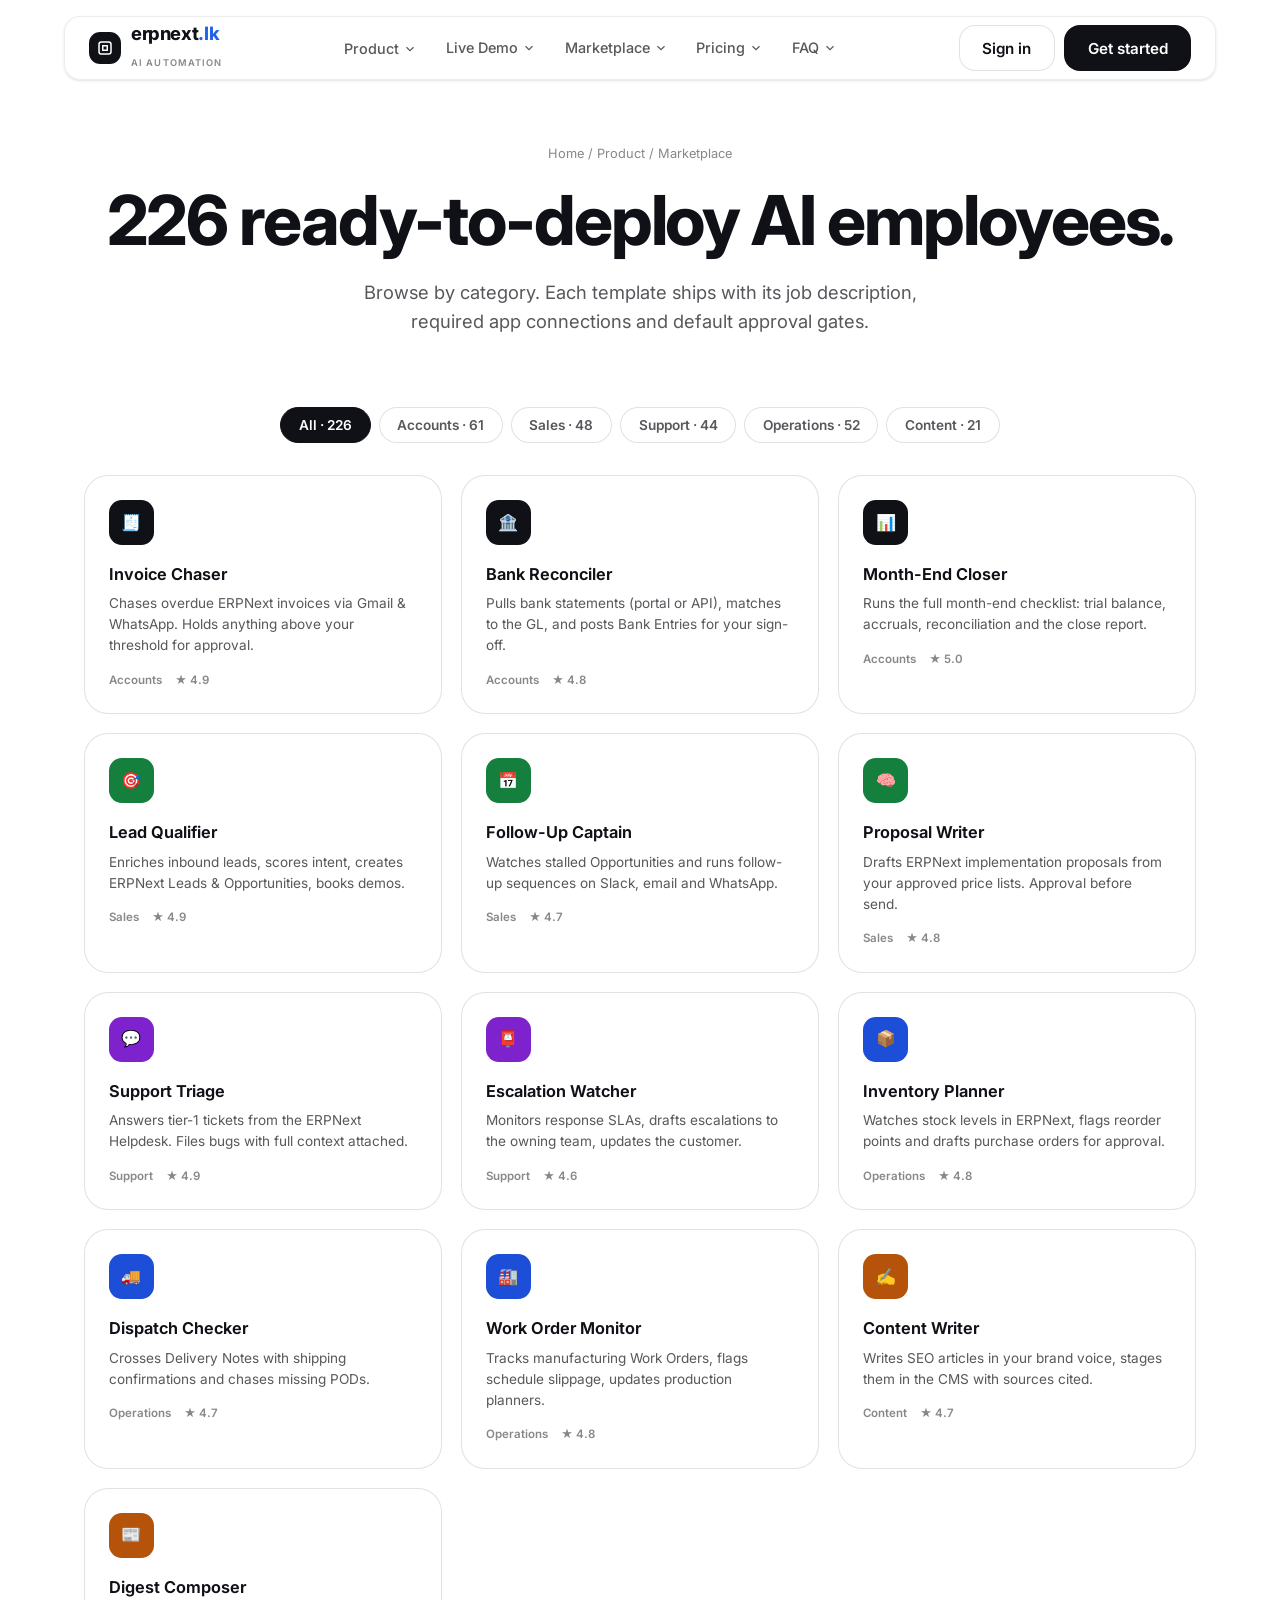
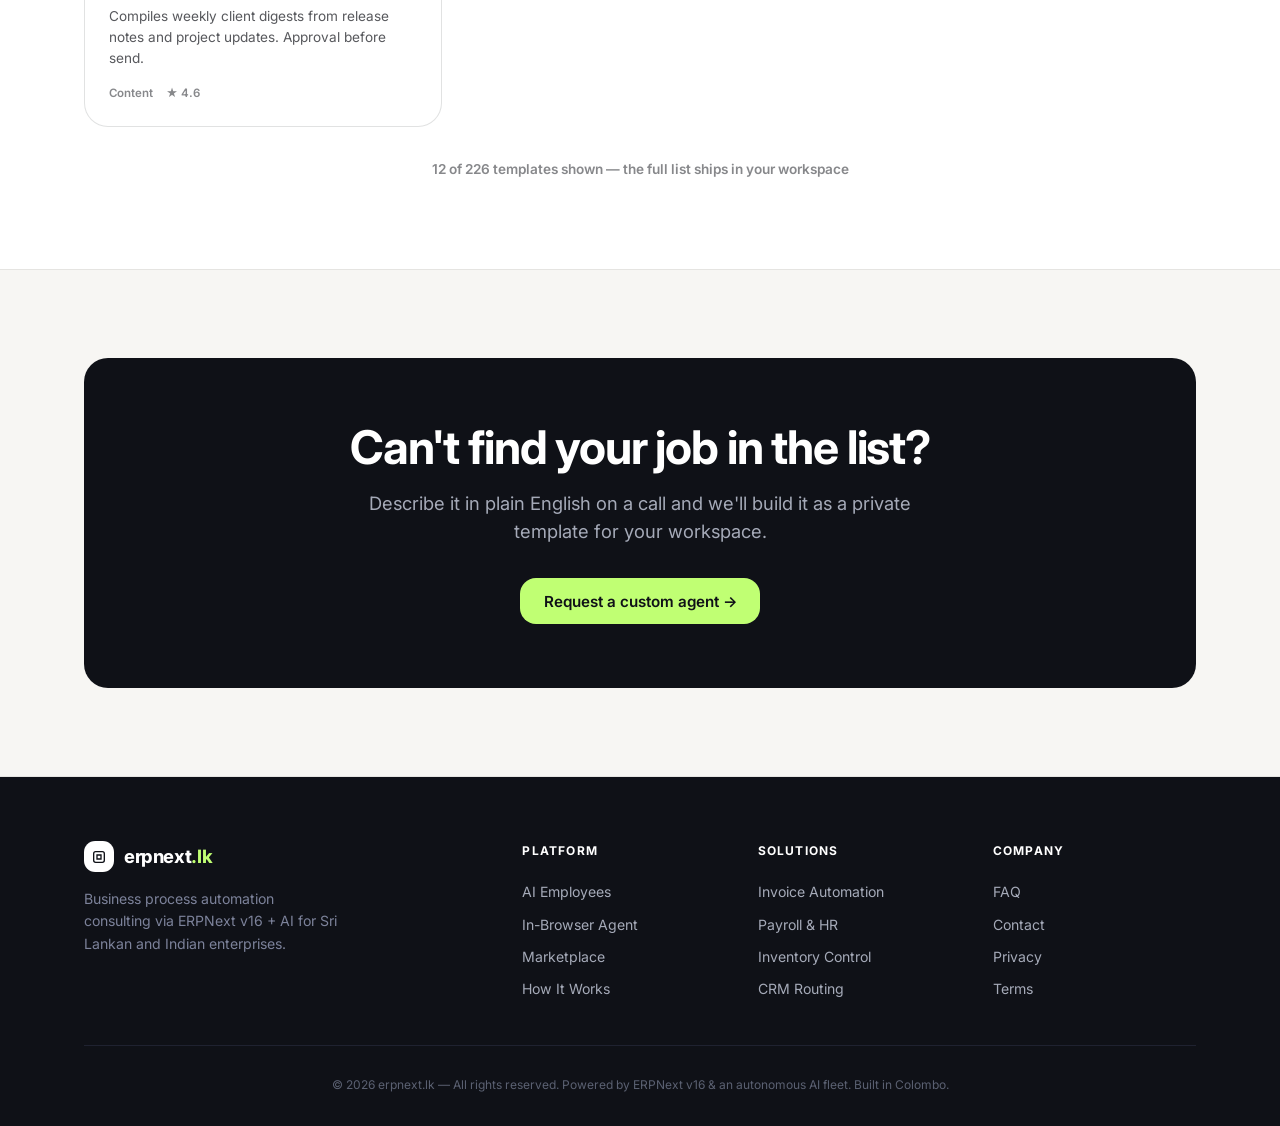
<file: marketplace.html>
<!DOCTYPE html>
<html lang="en">
<head>
<meta charset="UTF-8">
<meta name="viewport" content="width=device-width, initial-scale=1.0">
<title>AI Employee Marketplace — erpnext.lk</title>
<meta name="description" content="Browse 226 ready-to-deploy AI employee templates for ERPNext: accounts, sales, support, operations and content.">
<link rel="stylesheet" href="style.css">
</head>
<body>


<!-- Navbar (floating pill — reference design style) -->
<header class="navbar">
  <a href="index.html" class="logo">
    <span class="logo-badge"><svg width="18" height="18" viewBox="0 0 24 24" fill="none" stroke="currentColor" stroke-width="2"><rect x="4" y="4" width="16" height="16" rx="3"/><path d="M9 9h6v6H9z"/></svg></span>
    <span><span class="logo-name">erpnext<span style="color:var(--blue)">.lk</span></span><br><span class="logo-sub">AI AUTOMATION</span></span>
  </a>
  <nav class="nav-links">
    <div class="dropdown">
      <button class="nav-link dropdown-toggle">Product <svg class="chev" width="14" height="14" viewBox="0 0 24 24" fill="none" stroke="currentColor" stroke-width="2" style="vertical-align:-2px"><path d="M6 9l6 6 6-6"/></svg></button>
      <div class="dropdown-menu">
        <a class="product-row" href="ai-employees.html"><span class="product-icon-tile"><svg width="18" height="18" viewBox="0 0 24 24" fill="none" stroke="currentColor" stroke-width="2"><circle cx="12" cy="8" r="4"/><path d="M4 21c0-4 4-6 8-6s8 2 8 6"/></svg></span><span><b>AI Employees</b><span>Specialist agents for sales, support &amp; ops</span></span></a>
        <a class="product-row" href="browser-agent.html"><span class="product-icon-tile"><svg width="18" height="18" viewBox="0 0 24 24" fill="none" stroke="currentColor" stroke-width="2"><rect x="3" y="4" width="18" height="14" rx="2"/><path d="M8 21h8M12 18v3"/></svg></span><span><b>In-Browser Agent</b><span>Clicks, types &amp; extracts across the web</span></span></a>
        <a class="product-row" href="marketplace.html"><span class="product-icon-tile"><svg width="18" height="18" viewBox="0 0 24 24" fill="none" stroke="currentColor" stroke-width="2"><path d="M3 9l1-5h16l1 5M4 9v11h16V9M9 13h6"/></svg></span><span><b>Agent Marketplace</b><span>226 ready-to-deploy agent templates</span></span></a>
        <a class="product-row" href="how-it-works.html"><span class="product-icon-tile"><svg width="18" height="18" viewBox="0 0 24 24" fill="none" stroke="currentColor" stroke-width="2"><circle cx="12" cy="12" r="9"/><path d="M12 7v5l3 3"/></svg></span><span><b>How It Works</b><span>Three steps, about ten minutes</span></span></a>
      </div>
    </div>
    <div class="dropdown">
      <a class="nav-link dropdown-toggle" href="index.html#board">Live Demo <svg class="chev" width="14" height="14" viewBox="0 0 24 24" fill="none" stroke="currentColor" stroke-width="2" style="vertical-align:-2px"><path d="M6 9l6 6 6-6"/></svg></a>
      <div class="dropdown-menu">
        <a class="product-row" href="index.html#board"><span class="product-icon-tile"><svg width="18" height="18" viewBox="0 0 24 24" fill="none" stroke="currentColor" stroke-width="2"><rect x="3" y="4" width="18" height="16" rx="2"/><path d="M9 4v16M15 4v16"/></svg></span><span><b>Live Task Board</b><span>Watch AI employees work in real time</span></span></a>
        <a class="product-row" href="index.html#slack"><span class="product-icon-tile"><svg width="18" height="18" viewBox="0 0 24 24" fill="none" stroke="currentColor" stroke-width="2"><path d="M21 11.5a8.5 8.5 0 01-8.5 8.5c-1.6 0-3.1-.4-4.4-1.2L3 20l1.2-5.1A8.5 8.5 0 1121 11.5z"/></svg></span><span><b>Slack in Action</b><span>See @erpnext commands live in channels</span></span></a>
        <a class="product-row" href="index.html#how"><span class="product-icon-tile"><svg width="18" height="18" viewBox="0 0 24 24" fill="none" stroke="currentColor" stroke-width="2"><circle cx="12" cy="12" r="9"/><path d="M10 9l5 3-5 3z"/></svg></span><span><b>Hand It Off</b><span>How approval gates keep you in charge</span></span></a>
      </div>
    </div>
    <div class="dropdown">
      <a class="nav-link dropdown-toggle" href="marketplace.html">Marketplace <svg class="chev" width="14" height="14" viewBox="0 0 24 24" fill="none" stroke="currentColor" stroke-width="2" style="vertical-align:-2px"><path d="M6 9l6 6 6-6"/></svg></a>
      <div class="dropdown-menu">
        <a class="product-row" href="marketplace.html"><span class="product-icon-tile"><svg width="18" height="18" viewBox="0 0 24 24" fill="none" stroke="currentColor" stroke-width="2"><path d="M3 9l1-5h16l1 5M4 9v11h16V9M9 13h6"/></svg></span><span><b>All 226 Agents</b><span>Browse the full template catalog</span></span></a>
        <a class="product-row" href="marketplace.html"><span class="product-icon-tile"><svg width="18" height="18" viewBox="0 0 24 24" fill="none" stroke="currentColor" stroke-width="2"><path d="M12 2v20M2 12h20"/></svg></span><span><b>By Category</b><span>Accounts, Sales, Support, Ops, Content</span></span></a>
        <a class="product-row" href="ai-employees.html"><span class="product-icon-tile"><svg width="18" height="18" viewBox="0 0 24 24" fill="none" stroke="currentColor" stroke-width="2"><circle cx="12" cy="8" r="4"/><path d="M4 21c0-4 4-6 8-6s8 2 8 6"/></svg></span><span><b>Employee vs Agent</b><span>Which one does your team need?</span></span></a>
      </div>
    </div>
    <div class="dropdown">
      <a class="nav-link dropdown-toggle" href="index.html#pricing">Pricing <svg class="chev" width="14" height="14" viewBox="0 0 24 24" fill="none" stroke="currentColor" stroke-width="2" style="vertical-align:-2px"><path d="M6 9l6 6 6-6"/></svg></a>
      <div class="dropdown-menu">
        <a class="product-row" href="index.html#pricing"><span class="product-icon-tile"><svg width="18" height="18" viewBox="0 0 24 24" fill="none" stroke="currentColor" stroke-width="2"><path d="M12 2l2.4 7.2H22l-6 4.4 2.3 7.4-6.3-4.5-6.3 4.5L8 13.6 2 9.2h7.6z"/></svg></span><span><b>Growth — $49/mo</b><span>5,000 credits, first automations</span></span></a>
        <a class="product-row" href="index.html#pricing"><span class="product-icon-tile"><svg width="18" height="18" viewBox="0 0 24 24" fill="none" stroke="currentColor" stroke-width="2"><path d="M12 2l2.4 7.2H22l-6 4.4 2.3 7.4-6.3-4.5-6.3 4.5L8 13.6 2 9.2h7.6z"/></svg></span><span><b>Pro — $99/mo</b><span>12,000 credits, team approvals</span></span></a>
        <a class="product-row" href="index.html#pricing"><span class="product-icon-tile"><svg width="18" height="18" viewBox="0 0 24 24" fill="none" stroke="currentColor" stroke-width="2"><path d="M12 2l2.4 7.2H22l-6 4.4 2.3 7.4-6.3-4.5-6.3 4.5L8 13.6 2 9.2h7.6z"/></svg></span><span><b>Scale — $299/mo</b><span>40,000 credits, multi-branch</span></span></a>
      </div>
    </div>
    <div class="dropdown">
      <a class="nav-link dropdown-toggle" href="index.html#faq">FAQ <svg class="chev" width="14" height="14" viewBox="0 0 24 24" fill="none" stroke="currentColor" stroke-width="2" style="vertical-align:-2px"><path d="M6 9l6 6 6-6"/></svg></a>
      <div class="dropdown-menu">
        <a class="product-row" href="index.html#faq"><span class="product-icon-tile"><svg width="18" height="18" viewBox="0 0 24 24" fill="none" stroke="currentColor" stroke-width="2"><circle cx="12" cy="12" r="9"/><path d="M9 9a3 3 0 115.1 2c-.8 1-2.1 1.3-2.1 2.5M12 17h.01"/></svg></span><span><b>What is erpnext.lk?</b><span>The 60-second answer</span></span></a>
        <a class="product-row" href="index.html#faq"><span class="product-icon-tile"><svg width="18" height="18" viewBox="0 0 24 24" fill="none" stroke="currentColor" stroke-width="2"><rect x="4" y="10" width="16" height="10" rx="2"/><path d="M8 10V7a4 4 0 018 0v3"/></svg></span><span><b>Approval Gates</b><span>How your money stays protected</span></span></a>
        <a class="product-row" href="index.html#faq"><span class="product-icon-tile"><svg width="18" height="18" viewBox="0 0 24 24" fill="none" stroke="currentColor" stroke-width="2"><circle cx="12" cy="8" r="4"/><path d="M4 21c0-4 4-6 8-6s8 2 8 6"/></svg></span><span><b>Employee vs Agent</b><span>Which one does your team need?</span></span></a>
      </div>
    </div>
  </nav>
  <div class="nav-cta">
    <button class="btn btn-ghost" data-modal="Sign in to Workspace" data-modal-desc="Workspace access is provisioned per client on the company ERPNext instance. Contact info@erpnext.lk to request access.">Sign in</button>
    <button class="btn btn-primary" data-modal="Start 7-Day Free Trial" data-modal-desc="We'll set up a sandbox ERPNext v16 workspace with 3 starter AI employees for you. Reply to this with your company name and we'll provision it within 1 business day.">Get started</button>
    <button class="burger" id="burger" aria-label="Menu" aria-expanded="false"><svg width="22" height="22" viewBox="0 0 24 24" fill="none" stroke="currentColor" stroke-width="2"><path d="M4 7h16M4 12h16M4 17h16"/></svg></button>
  </div>
</header>
<nav id="mobileNav" class="mobile-nav">
  <a href="index.html#board">Live Demo</a>
  <a href="ai-employees.html">AI Employees</a>
  <a href="browser-agent.html">Browser Agent</a>
  <a href="marketplace.html">Marketplace</a>
  <a href="how-it-works.html">How It Works</a>
  <a href="index.html#pricing">Pricing</a>
  <a href="index.html#faq">FAQ</a>
</nav>

<section class="page-hero">
  <div class="container">
    <div class="crumbs"><a href="index.html">Home</a> / Product / Marketplace</div>
    <h1 class="h1" style="animation:fade-in-up .7s ease-out both">226 ready-to-deploy AI employees.</h1>
    <p class="lede" style="margin:1.4rem auto 0;animation:fade-in-up .7s ease-out .1s both">Browse by category. Each template ships with its job description, required app connections and default approval gates.</p>
  </div>
</section>

<section class="section" style="padding-top:1.5rem">
  <div class="container">
    <div class="agent-pills reveal" style="margin-bottom:2rem">
      <button class="pill active" data-mkt-cat="all">All · 226</button>
      <button class="pill" data-mkt-cat="accounts">Accounts · 61</button>
      <button class="pill" data-mkt-cat="sales">Sales · 48</button>
      <button class="pill" data-mkt-cat="support">Support · 44</button>
      <button class="pill" data-mkt-cat="ops">Operations · 52</button>
      <button class="pill" data-mkt-cat="content">Content · 21</button>
    </div>
    <div class="mkt-grid" id="mktGrid">
      <div class="mkt-card reveal" data-cat="accounts"><div class="mkt-icon" style="background:#0f1117">🧾</div><h3>Invoice Chaser</h3><p>Chases overdue ERPNext invoices via Gmail &amp; WhatsApp. Holds anything above your threshold for approval.</p><div class="mkt-meta"><span>Accounts</span><span>★ 4.9</span></div></div>
      <div class="mkt-card reveal" data-cat="accounts"><div class="mkt-icon" style="background:#0f1117">🏦</div><h3>Bank Reconciler</h3><p>Pulls bank statements (portal or API), matches to the GL, and posts Bank Entries for your sign-off.</p><div class="mkt-meta"><span>Accounts</span><span>★ 4.8</span></div></div>
      <div class="mkt-card reveal" data-cat="accounts"><div class="mkt-icon" style="background:#0f1117">📊</div><h3>Month-End Closer</h3><p>Runs the full month-end checklist: trial balance, accruals, reconciliation and the close report.</p><div class="mkt-meta"><span>Accounts</span><span>★ 5.0</span></div></div>
      <div class="mkt-card reveal" data-cat="sales"><div class="mkt-icon" style="background:#15803d">🎯</div><h3>Lead Qualifier</h3><p>Enriches inbound leads, scores intent, creates ERPNext Leads &amp; Opportunities, books demos.</p><div class="mkt-meta"><span>Sales</span><span>★ 4.9</span></div></div>
      <div class="mkt-card reveal" data-cat="sales"><div class="mkt-icon" style="background:#15803d">📅</div><h3>Follow-Up Captain</h3><p>Watches stalled Opportunities and runs follow-up sequences on Slack, email and WhatsApp.</p><div class="mkt-meta"><span>Sales</span><span>★ 4.7</span></div></div>
      <div class="mkt-card reveal" data-cat="sales"><div class="mkt-icon" style="background:#15803d">🧠</div><h3>Proposal Writer</h3><p>Drafts ERPNext implementation proposals from your approved price lists. Approval before send.</p><div class="mkt-meta"><span>Sales</span><span>★ 4.8</span></div></div>
      <div class="mkt-card reveal" data-cat="support"><div class="mkt-icon" style="background:#7e22ce">💬</div><h3>Support Triage</h3><p>Answers tier-1 tickets from the ERPNext Helpdesk. Files bugs with full context attached.</p><div class="mkt-meta"><span>Support</span><span>★ 4.9</span></div></div>
      <div class="mkt-card reveal" data-cat="support"><div class="mkt-icon" style="background:#7e22ce">📮</div><h3>Escalation Watcher</h3><p>Monitors response SLAs, drafts escalations to the owning team, updates the customer.</p><div class="mkt-meta"><span>Support</span><span>★ 4.6</span></div></div>
      <div class="mkt-card reveal" data-cat="ops"><div class="mkt-icon" style="background:#1d4ed8">📦</div><h3>Inventory Planner</h3><p>Watches stock levels in ERPNext, flags reorder points and drafts purchase orders for approval.</p><div class="mkt-meta"><span>Operations</span><span>★ 4.8</span></div></div>
      <div class="mkt-card reveal" data-cat="ops"><div class="mkt-icon" style="background:#1d4ed8">🚚</div><h3>Dispatch Checker</h3><p>Crosses Delivery Notes with shipping confirmations and chases missing PODs.</p><div class="mkt-meta"><span>Operations</span><span>★ 4.7</span></div></div>
      <div class="mkt-card reveal" data-cat="ops"><div class="mkt-icon" style="background:#1d4ed8">🏭</div><h3>Work Order Monitor</h3><p>Tracks manufacturing Work Orders, flags schedule slippage, updates production planners.</p><div class="mkt-meta"><span>Operations</span><span>★ 4.8</span></div></div>
      <div class="mkt-card reveal" data-cat="content"><div class="mkt-icon" style="background:#b45309">✍️</div><h3>Content Writer</h3><p>Writes SEO articles in your brand voice, stages them in the CMS with sources cited.</p><div class="mkt-meta"><span>Content</span><span>★ 4.7</span></div></div>
      <div class="mkt-card reveal" data-cat="content"><div class="mkt-icon" style="background:#b45309">📰</div><h3>Digest Composer</h3><p>Compiles weekly client digests from release notes and project updates. Approval before send.</p><div class="mkt-meta"><span>Content</span><span>★ 4.6</span></div></div>
    </div>
    <p id="mktCount" class="center reveal" style="margin-top:2rem;color:var(--ink-50);font-size:.85rem;font-weight:600">12 of 226 templates shown — the full list ships in your workspace</p>
  </div>
</section>

<section class="section section-soft">
  <div class="container"><div class="cta-box reveal">
    <h2 class="h2" style="color:#fff">Can't find your job in the list?</h2>
    <p class="lede">Describe it in plain English on a call and we'll build it as a private template for your workspace.</p>
    <div class="hero-cta"><button class="btn btn-green" data-modal="Custom agent requested" data-modal-desc="We'll scope a custom AI employee during a 30-minute call. Typical build: one to two weeks, delivered as a private marketplace template.">Request a custom agent →</button></div>
  </div></div>
</section>
<script>
document.querySelectorAll('[data-mkt-cat]').forEach(function(p){
  p.addEventListener('click', function(){
    document.querySelectorAll('[data-mkt-cat]').forEach(function(o){o.classList.remove('active');});
    p.classList.add('active');
    var cat = p.dataset.mktCat, shown = 0;
    document.querySelectorAll('#mktGrid .mkt-card').forEach(function(c){
      var show = (cat === 'all' || c.dataset.cat === cat);
      c.style.display = show ? '' : 'none';
      if (show) { shown++; c.style.animation = 'none'; void c.offsetHeight; c.style.animation = 'fade-in-up .4s ease-out both'; }
    });
    var countEl = document.getElementById('mktCount');
    if (countEl) countEl.textContent = shown + ' of 226 templates shown — the full list ships in your workspace';
  });
});
</script>

<!-- Footer -->
<footer class="footer">
  <div class="container">
    <div class="footer-grid">
      <div>
        <div class="logo" style="margin-bottom:1rem">
          <span class="logo-badge" style="background:#fff;color:var(--ink)"><svg width="16" height="16" viewBox="0 0 24 24" fill="none" stroke="currentColor" stroke-width="2"><rect x="4" y="4" width="16" height="16" rx="3"/><path d="M9 9h6v6H9z"/></svg></span>
          <span class="logo-name" style="color:#fff">erpnext<span style="color:var(--green)">.lk</span></span>
        </div>
        <p style="font-size:.88rem;max-width:16rem;color:#7c829a">Business process automation consulting via ERPNext v16 + AI for Sri Lankan and Indian enterprises.</p>
      </div>
      <div>
        <h4>Platform</h4>
        <a href="ai-employees.html">AI Employees</a>
        <a href="browser-agent.html">In-Browser Agent</a>
        <a href="marketplace.html">Marketplace</a>
        <a href="how-it-works.html">How It Works</a>
      </div>
      <div>
        <h4>Solutions</h4>
        <a href="index.html#features">Invoice Automation</a>
        <a href="index.html#features">Payroll &amp; HR</a>
        <a href="index.html#features">Inventory Control</a>
        <a href="index.html#features">CRM Routing</a>
      </div>
      <div>
        <h4>Company</h4>
        <a href="index.html#faq">FAQ</a>
        <a href="mailto:info@erpnext.lk">Contact</a>
        <a href="#" data-modal="Privacy Policy" data-modal-desc="Full privacy policy ships with the production deployment. Draft v1 is pending legal review.">Privacy</a>
        <a href="#" data-modal="Terms of Service" data-modal-desc="Full terms of service ship with the production deployment. Draft v1 is pending legal review.">Terms</a>
      </div>
    </div>
    <div class="footer-bottom">© 2026 erpnext.lk — All rights reserved. Powered by ERPNext v16 &amp; an autonomous AI fleet. Built in Colombo.</div>
  </div>
</footer>

<!-- Modal -->
<div class="modal-backdrop" id="modal" role="dialog" aria-modal="true">
  <div class="modal">
    <button class="modal-x" data-close aria-label="Close"><svg width="20" height="20" viewBox="0 0 24 24" fill="none" stroke="currentColor" stroke-width="2"><path d="M18 6L6 18M6 6l12 12"/></svg></button>
    <div class="modal-icon"><svg width="24" height="24" viewBox="0 0 24 24" fill="none" stroke="currentColor" stroke-width="2"><path d="M12 2l2.4 7.2H22l-6 4.4 2.3 7.4-6.3-4.5-6.3 4.5L8 13.6 2 9.2h7.6z"/></svg></div>
    <h3 class="h3" id="modalTitle">ERPNext.LK</h3>
    <p style="color:var(--ink-70);font-size:.92rem;margin:1rem 0 1.5rem" id="modalDesc">Loading…</p>
    <button class="btn btn-primary" style="width:100%" data-close>Close window</button>
  </div>
</div>

<script src="main.js"></script>
</body>
</html>
</file>
<file: style.css>
/* erpnext.lk — CSS with all 40 keyframes extracted from the reference design system */
@import url('https://fonts.googleapis.com/css2?family=Inter:ital,opsz,wght@0,14..32,100..900;1,14..32,100..900&family=Geist+Mono:wght@400;500&display=swap');

:root {
  --ink: #0f1117;
  --ink-70: rgba(15, 17, 23, 0.7);
  --ink-50: rgba(15, 17, 23, 0.5);
  --ink-12: rgba(15, 17, 23, 0.12);
  --ink-08: rgba(15, 17, 23, 0.08);
  --paper: #f7f6f3;
  --card: #ffffff;
  --green: #c0ff73;       /* the reference signature lime */
  --green-dim: rgba(192, 255, 115, 0.9);
  --blue: #1e63e9;
  --radius: 0.75rem;
  --radius-2xl: 1rem;
  --radius-3xl: 1.5rem;
}

* { margin: 0; padding: 0; box-sizing: border-box; }
html { scroll-behavior: smooth; }
body {
  font-family: 'Inter', -apple-system, BlinkMacSystemFont, sans-serif;
  color: var(--ink);
  background: #fff;
  -webkit-font-smoothing: antialiased;
  font-size: 16px;
  line-height: 1.6;
}
a { color: inherit; text-decoration: none; }
button { font-family: inherit; cursor: pointer; border: none; background: none; }
img { max-width: 100%; display: block; }
::selection { background: var(--green); color: var(--ink); }

/* ---------- REAL KEYFRAMES (extracted from the reference design system CSS bundles) ---------- */
@keyframes gradient-shift { 0%,to { background-position: 0% } 50% { background-position: 100% } }
@keyframes fade-in-up { 0% { opacity: 0; transform: translateY(20px) } to { opacity: 1; transform: translateY(0) } }
@keyframes hero-bob { 0%,to { transform: translateY(0) } 50% { transform: translateY(-8px) } }
@keyframes hero-drift { 0%,to { transform: translate(0) rotate(0) } 50% { transform: translate(2px,-6px) rotate(-2deg) } }
@keyframes hero-drift-alt { 0%,to { transform: translate(0) rotate(0) } 50% { transform: translate(-3px,4px) rotate(2deg) } }
@keyframes hero-blink { 0%,92%,to { transform: scaleY(1) } 94%,98% { transform: scaleY(.1) } }
@keyframes hero-pop-in { 0% { opacity: 0; transform: translateY(8px) scale(.92) } to { opacity: 1; transform: translateY(0) scale(1) } }
@keyframes hero-chip-pop { 0% { opacity: 0; transform: translateY(3px) scale(.94) } to { opacity: 1; transform: translateY(0) scale(1) } }
@keyframes flow-dash { to { stroke-dashoffset: -14px } }
@keyframes board-bob { 0%,to { transform: translateY(0) } 50% { transform: translateY(-5px) } }
@keyframes board-blip { 0%,to { opacity: .35; transform: scale(.9) } 50% { opacity: 1; transform: scale(1) } }
@keyframes board-rise { 0% { opacity: 0; transform: translateY(8px) } to { opacity: 1; transform: translateY(0) } }
@keyframes dropdown-blink { 0%,to { opacity: 1 } 50% { opacity: 0 } }
@keyframes spin { to { transform: rotate(360deg) } }
@keyframes ping { 75%,to { opacity: 0; transform: scale(2) } }
@keyframes pulse { 50% { opacity: .5 } }
@keyframes orbit {
  0% { transform: rotate(calc(var(--angle) * 1deg)) translateY(calc(var(--radius) * 1px)) rotate(calc(var(--angle) * -1deg)) }
  to { transform: rotate(calc(var(--angle) * 1deg + 360deg)) translateY(calc(var(--radius) * 1px)) rotate(calc((var(--angle) * -1deg) - 360deg)) }
}
@keyframes accordion-down { 0% { height: 0 } to { height: var(--h) } }
@keyframes accordion-up { 0% { height: var(--h) } to { height: 0 } }
@keyframes marquee { 0% { transform: translate(0) } to { transform: translateX(calc(-100% - var(--gap))) } }
@keyframes marquee-vertical { 0% { transform: translateY(0) } to { transform: translateY(calc(-100% - var(--gap))) } }
@keyframes ripple { 0%,to { transform: translate(-50%,-50%) scale(1) } 50% { transform: translate(-50%,-50%) scale(.9) } }
@keyframes blink-cursor { 0%,49% { opacity: 1 } 50%,to { opacity: 0 } }
@keyframes shimmer-slide { to { transform: translate(calc(100cqw - 100%)) } }
@keyframes spin-around {
  0% { transform: translateZ(0) rotate(0) } 15%,35% { transform: translateZ(0) rotate(90deg) }
  65%,85% { transform: translateZ(0) rotate(270deg) } to { transform: translateZ(0) rotate(360deg) }
}
@keyframes rainbow { 0% { background-position: 0% } to { background-position: 200% } }
@keyframes live-pulse { 0%,to { box-shadow: 0 0 var(--green-dim) } 50% { box-shadow: 0 0 0 8px transparent } }
@keyframes ring-pulse { 0%,to { box-shadow: 0 0 transparent } 50% { box-shadow: 0 0 0 5px var(--green-dim) } }
@keyframes log-line { 0% { opacity: 0; transform: translateY(6px) } 6%,92% { opacity: 1; transform: none } to { opacity: 0 } }
@keyframes slack-in { 0% { opacity: 0; transform: translateY(6px) } to { opacity: 1; transform: none } }
@keyframes tour-rise { 0% { opacity: 0; transform: translateY(4px) } to { opacity: 1; transform: none } }
@keyframes deal-fly {
  0% { opacity: 1; transform: translate(0,0) rotate(0) rotateY(0) }
  45% { opacity: 1; transform: translate3d(70px,-30px,60px) rotate(7deg) rotateY(-15deg) }
  to { opacity: 0; transform: translate(50px,50px) rotate(3deg) rotateY(0) }
}

/* ---------- Base components (matching the reference design tokens) ---------- */
.container { max-width: 72rem; margin: 0 auto; padding: 0 1.25rem; }
.section { padding: 5.5rem 0; }
.eyebrow {
  display: inline-block; font-size: .72rem; font-weight: 600; letter-spacing: .08em;
  text-transform: uppercase; color: var(--ink-70); background: var(--ink-08);
  padding: .35rem .9rem; border-radius: 999px; margin-bottom: 1.1rem;
}
.h1 { font-size: clamp(2.6rem, 6vw, 4.3rem); line-height: 1.05; letter-spacing: -0.03em; font-weight: 750; }
.h2 { font-size: clamp(1.9rem, 4vw, 2.9rem); line-height: 1.1; letter-spacing: -0.025em; font-weight: 700; }
.h3 { font-size: 1.25rem; line-height: 1.3; letter-spacing: -0.01em; font-weight: 650; }
.lede { font-size: 1.15rem; color: var(--ink-70); max-width: 38rem; line-height: 1.55; }
.center { text-align: center; }
.center .lede { margin: 0 auto; }

/* Buttons — reference design hover: translateY(-1px), inset white highlight, shadow */
.btn {
  display: inline-flex; align-items: center; justify-content: center; gap: .5rem;
  padding: .8rem 1.4rem; border-radius: calc(var(--radius) + 4px);
  font-weight: 600; font-size: .95rem; border: 1px solid transparent;
  transition: background .18s, box-shadow .18s, border-color .18s, transform .18s;
}
.btn:active { transform: translateY(0); }
.btn-primary { background: var(--ink); color: #fff; }
.btn-primary:hover { background: #000; transform: translateY(-1px); box-shadow: inset 0 1px #fffffff2, 0 12px 28px -12px #0f111738; }
.btn-ghost { background: #fff; color: var(--ink); border-color: var(--ink-12); }
.btn-ghost:hover { border-color: var(--ink-12); transform: translateY(-1px); box-shadow: inset 0 1px #fffffff2, 0 12px 28px -12px #0f111738; }
.btn-green { background: var(--green); color: var(--ink); }
.btn-green:hover { transform: translateY(-1px); box-shadow: 0 12px 28px -12px var(--green-dim); }

/* Card hover — the reference .card-hover: translateY(-4px) scale(1.02) */
.card-hover { transition: transform .3s cubic-bezier(.4,0,.2,1), box-shadow .3s cubic-bezier(.4,0,.2,1); }
.card-hover:hover { transform: translateY(-4px) scale(1.02); box-shadow: 0 20px 25px -5px #0000001a, 0 10px 10px -5px #0000000a; }

/* ---------- Navbar (floating pill, backdrop blur) ---------- */
.navbar {
  position: fixed; top: 1rem; left: 50%; transform: translateX(-50%);
  width: calc(100% - 2rem); max-width: 72rem; z-index: 100;
  background: rgba(255,255,255,.85); backdrop-filter: blur(12px);
  border: 1px solid var(--ink-08); border-radius: calc(var(--radius) + 4px);
  padding: 0 1.5rem; height: 4rem;
  display: flex; align-items: center; justify-content: space-between;
  box-shadow: 0 1px 3px #0000001a, 0 1px 2px -1px #0000001a;
}
.logo { display: flex; align-items: center; gap: .6rem; }
.logo-badge {
  background: var(--ink); color: #fff; padding: .45rem; border-radius: .7rem;
  display: flex; transition: transform .2s;
}
.logo:hover .logo-badge { transform: scale(1.05); }
.logo-name { font-weight: 750; font-size: 1.15rem; letter-spacing: -0.02em; line-height: 1; }
.logo-sub { font-size: .58rem; font-weight: 600; letter-spacing: .12em; color: var(--ink-50); }
.nav-links { display: flex; align-items: center; gap: .35rem; }
.nav-link {
  font-size: .9rem; font-weight: 500; color: var(--ink-70); padding: .5rem .8rem;
  border-radius: .6rem; transition: color .15s, background .15s;
}
.nav-link:hover { color: var(--ink); background: var(--ink-08); }
.nav-cta { display: flex; align-items: center; gap: .6rem; }
.burger { display: none; padding: .5rem; border-radius: .6rem; }
.burger:hover { background: var(--ink-08); }

/* Product dropdown — reference design .product-dropdown behavior */
.dropdown { position: relative; }
.dropdown-menu {
  position: absolute; top: calc(100% + .5rem); left: 0; width: 340px;
  background: #fff; border: 1px solid var(--ink-08); border-radius: var(--radius-2xl);
  padding: .7rem; box-shadow: 0 20px 25px -5px #0000001a, 0 10px 10px -5px #0000000a;
  opacity: 0; transform: translateY(8px); pointer-events: none;
  transition: opacity .18s cubic-bezier(.16,1,.3,1), transform .18s cubic-bezier(.16,1,.3,1);
  transform-origin: top;
}
.dropdown:hover .dropdown-menu, .dropdown.open .dropdown-menu { opacity: 1; transform: translateY(0); pointer-events: auto; }
.dropdown { z-index: 100; position: relative; }
.dropdown-menu { z-index: 99; position: absolute; }
.product-row {
  display: flex; gap: .8rem; padding: .65rem .7rem; border-radius: .8rem;
  transition: background .18s, box-shadow .18s, border-color .18s, transform .18s;
  border: 1px solid transparent;
}
.product-row:hover { background: #0f11170a; box-shadow: inset 0 0 0 1px #0f11170d; }
.product-icon-tile { color: #0f1117b3; background: var(--ink-08); border-radius: .6rem; padding: .5rem; flex-shrink: 0; }
.product-row b { display: block; font-size: .88rem; font-weight: 650; }
.product-row span { font-size: .78rem; color: var(--ink-50); }

/* ---------- Hero ---------- */
.hero { padding: 9.5rem 0 4.5rem; text-align: center; position: relative; overflow: hidden; }
.hero .lede { margin: 1.4rem auto 2.2rem; }
.hero-cta { display: flex; gap: .8rem; justify-content: center; flex-wrap: wrap; }
.badge-live {
  display: inline-flex; align-items: center; gap: .55rem; background: var(--ink);
  color: #fff; font-size: .78rem; font-weight: 600; padding: .45rem 1rem;
  border-radius: 999px; margin-bottom: 1.6rem; animation: hero-bob 5s ease-in-out infinite;
}
.badge-live .dot { width: .5rem; height: .5rem; border-radius: 999px; background: var(--green); animation: live-pulse 1.6s ease-in-out infinite; }

/* Hero board — the reference board-bob + board-blip + board-rise */
.board {
  background: #0f1117; color: #fff; border-radius: var(--radius-3xl);
  padding: 1.5rem; text-align: left; margin: 3.5rem auto 0; max-width: 62rem;
  box-shadow: 0 40px 80px -20px rgba(15,17,23,.35);
  animation: board-bob 7s ease-in-out infinite;
  border: 1px solid #1f2230;
}
.board-top { display: flex; justify-content: space-between; align-items: center; padding-bottom: 1.2rem; margin-bottom: 1.2rem; border-bottom: 1px solid #1f2230; }
.dots { display: flex; gap: .4rem; }
.dots i { width: .7rem; height: .7rem; border-radius: 999px; display: block; }
.d1 { background: #ff5f57; } .d2 { background: #febc2e; } .d3 { background: #28c840; }
.board-url { font-family: 'Geist Mono', monospace; font-size: .72rem; color: #7c829a; }
.sync-pill { display: flex; align-items: center; gap: .45rem; font-size: .72rem; color: var(--green); background: rgba(192,255,115,.08); border: 1px solid rgba(192,255,115,.25); padding: .25rem .7rem; border-radius: 999px; }
.sync-pill .dot { width: .4rem; height: .4rem; border-radius: 999px; background: var(--green); animation: board-blip 1.8s ease-in-out infinite; }
.board-grid { display: grid; grid-template-columns: repeat(4, 1fr); gap: 1rem; }
.col { background: rgba(255,255,255,.03); border: 1px solid #1f2230; border-radius: var(--radius-2xl); padding: 1rem; }
.col-head { display: flex; justify-content: space-between; align-items: center; font-size: .82rem; font-weight: 650; color: #c8cbda; margin-bottom: .8rem; }
.count { background: #1f2230; color: #7c829a; font-family: 'Geist Mono', monospace; font-size: .65rem; padding: .1rem .5rem; border-radius: 999px; }
.task {
  background: rgba(255,255,255,.05); border: 1px solid #262a3a; border-radius: .9rem;
  padding: .8rem; margin-bottom: .8rem; cursor: pointer;
  transition: border-color .18s, transform .18s;
  animation: board-rise .5s ease-out both;
}
.task:hover { border-color: rgba(192,255,115,.5); transform: translateY(-2px); }
.task:last-child { margin-bottom: 0; }
.task-meta { display: flex; justify-content: space-between; font-size: .68rem; color: #7c829a; margin-bottom: .5rem; }
.tag { font-size: .62rem; font-weight: 600; padding: .12rem .5rem; border-radius: .35rem; }
.tag-normal { background: rgba(59,130,246,.2); color: #93b4fd; }
.tag-high { background: rgba(239,68,68,.2); color: #fca5a5; }
.tag-low { background: rgba(168,85,247,.2); color: #d8b4fe; }
.task-title { font-size: .82rem; font-weight: 550; color: #e6e8f0; line-height: 1.4; }
.task-agent { display: flex; justify-content: space-between; align-items: center; margin-top: .7rem; padding-top: .6rem; border-top: 1px solid #262a30; font-size: .68rem; color: #7c829a; }
.task-agent b { color: #a5f3b4; font-weight: 600; }
.approve-btn { background: var(--green); color: var(--ink); font-size: .68rem; font-weight: 650; padding: .35rem .7rem; border-radius: .5rem; transition: transform .15s, box-shadow .15s; }
.approve-btn:hover { transform: translateY(-1px); box-shadow: 0 0 0 4px rgba(192,255,115,.25); }
.col-amber .col-head { color: var(--green); }
.pulse-dot { width: .45rem; height: .45rem; border-radius: 999px; background: var(--green); animation: board-blip 1.8s ease-in-out infinite; display: inline-block; }
.spin { animation: spin 1.2s linear infinite; display: inline-block; }
.done-task { opacity: .55; }

/* ---------- Marquee — the reference real marquee keyframe ---------- */
.marquee-wrap { overflow: hidden; position: relative; }
.marquee-track { display: flex; gap: var(--gap); width: max-content; animation: marquee 28s linear infinite; --gap: 1.5rem; }
.marquee-wrap:hover .marquee-track { animation-play-state: paused; }
.marquee-item {
  display: flex; align-items: center; gap: .6rem; background: #fff; border: 1px solid var(--ink-08);
  padding: .7rem 1.2rem; border-radius: var(--radius-2xl); font-weight: 600; font-size: .95rem;
  color: var(--ink-70); box-shadow: 0 1px 3px #0000001a, 0 1px 2px -1px #0000001a;
  white-space: nowrap; transition: transform .2s, color .2s, box-shadow .2s;
}
.marquee-item:hover { transform: translateY(-3px); color: var(--ink); box-shadow: 0 12px 28px -12px #0f111738; }
.section-soft { background: var(--paper); border-top: 1px solid var(--ink-08); border-bottom: 1px solid var(--ink-08); }
.section-label { text-align: center; font-size: .75rem; font-weight: 700; letter-spacing: .12em; text-transform: uppercase; color: var(--ink-50); margin-bottom: 2.5rem; }

/* ---------- Agent gallery — the reference fanned-card deal animation ---------- */
.agent-pills { display: flex; flex-wrap: wrap; gap: .5rem; justify-content: center; margin-bottom: 2.5rem; }
.pill {
  padding: .55rem 1.1rem; border-radius: 999px; font-size: .85rem; font-weight: 600;
  background: #fff; border: 1px solid var(--ink-12); color: var(--ink-70);
  transition: all .18s;
}
.pill:hover { border-color: var(--ink); color: var(--ink); transform: translateY(-1px); box-shadow: 0 2px 8px -2px #0f11171a; }
.pill.active { background: var(--ink); color: #fff; border-color: var(--ink); }
.agent-panel {
  display: grid; grid-template-columns: 5fr 7fr; gap: 2rem; align-items: center;
  background: var(--paper); border: 1px solid var(--ink-08); border-radius: var(--radius-3xl);
  padding: 2.5rem; animation: fade-in-up .4s ease-out both;
}
.step-row {
  display: flex; gap: .8rem; background: #fff; padding: .85rem .9rem; border-radius: var(--radius-2xl);
  border: 1px solid var(--ink-08); margin-bottom: .7rem; box-shadow: 0 1px 3px #0000001a;
}
.step-num { width: 1.4rem; height: 1.4rem; border-radius: 999px; background: var(--ink); color: #fff; display: flex; align-items: center; justify-content: center; font-size: .68rem; font-weight: 700; flex-shrink: 0; margin-top: .1rem; }
.agent-card { background: #fff; border: 1px solid var(--ink-08); border-radius: var(--radius-3xl); padding: 1.6rem; box-shadow: 0 20px 40px -15px #0f11171f; }
.agent-card-head { display: flex; justify-content: space-between; align-items: center; padding-bottom: 1rem; margin-bottom: 1rem; border-bottom: 1px solid var(--ink-08); }
.avatar { width: 2.5rem; height: 2.5rem; border-radius: .8rem; color: #fff; display: flex; align-items: center; justify-content: center; font-weight: 750; }
.status-live { font-size: .72rem; color: #15803d; font-weight: 650; }
.status-live::before { content: '●'; margin-right: .3rem; animation: board-blip 1.8s infinite; }
.log-box {
  background: var(--paper); border-radius: var(--radius-2xl); padding: 1rem; font-size: .82rem;
  font-family: 'Geist Mono', monospace; color: var(--ink-70); margin-bottom: 1.1rem; line-height: 1.6;
  min-height: 4.2rem;
}
.deal-scene { position: relative; }
.deal {
  position: absolute; top: 0; left: 0; font-size: 1.3rem;
  animation: deal-fly 2.6s ease-in infinite;
  opacity: 0;
}

/* ---------- Slack section (dark) — the reference slack-in animation ---------- */
.dark-section { background: #0f1117; color: #fff; }
.dark-section .h2 { color: #fff; }
.dark-section .lede { color: #a5aab8; }
.slack-window {
  background: #0a0c12; border: 1px solid #1f2230; border-radius: var(--radius-3xl);
  padding: 1.6rem; box-shadow: 0 40px 80px -30px rgba(0,0,0,.6);
}
.msg { display: flex; gap: .8rem; margin-bottom: 1.1rem; animation: slack-in .32s ease-out both; }
.msg-avatar { width: 2rem; height: 2rem; border-radius: .55rem; display: flex; align-items: center; justify-content: center; font-weight: 700; font-size: .7rem; flex-shrink: 0; }
.msg-name { font-weight: 650; font-size: .88rem; }
.msg-time { font-size: .65rem; color: #5b6172; }
.msg-text { font-size: .88rem; color: #d5d8e2; margin-top: .25rem; line-height: 1.5; }
.msg-bot { background: #12141d; border: 1px solid #1f2230; padding: 1rem; border-radius: var(--radius-2xl); }
.app-badge { background: rgba(59,130,246,.25); color: #93b4fd; font-size: .6rem; padding: .1rem .4rem; border-radius: .3rem; font-weight: 700; }

/* ---------- Pricing ---------- */
.price-grid { display: grid; grid-template-columns: repeat(3, 1fr); gap: 1.5rem; max-width: 64rem; margin: 0 auto; }
.price-card { background: #fff; border: 1px solid var(--ink-12); border-radius: var(--radius-3xl); padding: 2rem; display: flex; flex-direction: column; position: relative; }
.price-card.featured { background: #0f1117; color: #fff; border-color: #0f1117; box-shadow: 0 30px 60px -20px rgba(15,17,23,.4); }
.price-card.featured .price-desc { color: #a5aab8; }
.price-badge { position: absolute; top: -0.85rem; left: 50%; transform: translateX(-50%); background: var(--blue); color: #fff; font-size: .72rem; font-weight: 700; padding: .3rem .9rem; border-radius: 999px; }
.price-num { font-size: 2.6rem; font-weight: 750; letter-spacing: -0.03em; }
.price-desc { font-size: .9rem; color: var(--ink-50); margin: .4rem 0 1.5rem; }
.price-list { list-style: none; margin-bottom: 1.8rem; flex: 1; }
.price-list li { display: flex; gap: .6rem; align-items: center; font-size: .9rem; margin-bottom: .7rem; }
.chk { width: 1.1rem; height: 1.1rem; border-radius: 999px; background: var(--green); color: var(--ink); display: flex; align-items: center; justify-content: center; flex-shrink: 0; }
.featured .chk { background: var(--green); color: var(--ink); }

/* ---------- FAQ accordion — the reference Radix accordion-down keyframe ---------- */
.faq-item { background: #fff; border: 1px solid var(--ink-12); border-radius: var(--radius-2xl); margin-bottom: .9rem; overflow: hidden; }
.faq-q { width: 100%; display: flex; justify-content: space-between; align-items: center; padding: 1.3rem 1.5rem; font-size: 1.05rem; font-weight: 650; text-align: left; transition: background .15s; }
.faq-q:hover { background: var(--ink-08); }
.faq-q .chev { transition: transform .25s; }
.faq-item.open .faq-q .chev { transform: rotate(180deg); }
.faq-a { overflow: hidden; height: 0; }
.faq-item.open .faq-a { animation: accordion-down .3s cubic-bezier(.16,1,.3,1) both; }
.faq-a p { padding: 0 1.5rem 1.4rem; font-size: .95rem; color: var(--ink-70); line-height: 1.65; max-width: 42rem; }

/* ---------- CTA + Footer ---------- */
.cta-box { background: var(--ink); color: #fff; border-radius: var(--radius-3xl); padding: 4rem 2rem; text-align: center; position: relative; overflow: hidden; }
.cta-box .h2 { color: #fff; }
.cta-box .lede { color: #a5aab8; margin: 1rem auto 2rem; }
.footer { background: #0f1117; color: #a5aab8; padding: 4rem 0 2rem; margin-top: 0; }
.footer-grid { display: grid; grid-template-columns: 2fr 1fr 1fr 1fr; gap: 2rem; margin-bottom: 2.5rem; }
.footer h4 { color: #fff; font-size: .75rem; letter-spacing: .1em; text-transform: uppercase; margin-bottom: 1rem; }
.footer a { display: block; font-size: .88rem; padding: .3rem 0; color: #a5aab8; transition: color .15s, transform .15s; }
.footer a:hover { color: #fff; transform: translateX(3px); }
.footer-bottom { border-top: 1px solid #1f2230; padding-top: 1.8rem; text-align: center; font-size: .75rem; color: #5b6172; }

/* ---------- Modal ---------- */
.modal-backdrop {
  position: fixed; inset: 0; background: rgba(15,17,23,.55); backdrop-filter: blur(4px);
  z-index: 200; display: none; align-items: center; justify-content: center; padding: 1rem;
}
.modal-backdrop.show { display: flex; animation: fade-in-up .25s ease-out both; }
.modal {
  background: #fff; border-radius: var(--radius-3xl); max-width: 26rem; width: 100%;
  padding: 2rem; position: relative; box-shadow: 0 40px 80px -20px rgba(0,0,0,.5);
}
.modal-x { position: absolute; top: 1rem; right: 1rem; padding: .4rem; border-radius: .5rem; color: var(--ink-50); transition: background .15s; }
.modal-x:hover { background: var(--ink-08); color: var(--ink); }
.modal-icon { width: 3rem; height: 3rem; background: var(--ink); color: var(--green); border-radius: .9rem; display: flex; align-items: center; justify-content: center; margin-bottom: 1rem; }

/* ---------- Scroll-reveal (JS-driven, mirrors the reference fade-in-up on view) ---------- */
.reveal { opacity: 0; transform: translateY(20px); transition: opacity .6s cubic-bezier(.16,1,.3,1), transform .6s cubic-bezier(.16,1,.3,1); }
.reveal.in { opacity: 1; transform: translateY(0); }

/* ---------- Page hero (inner pages) ---------- */
.page-hero { padding: 9rem 0 3rem; text-align: center; }
.crumbs { font-size: .8rem; color: var(--ink-50); margin-bottom: 1.2rem; }
.crumbs a { transition: color .15s; }
.crumbs a:hover { color: var(--ink); }
.prose { max-width: 44rem; margin: 0 auto; }
.prose h2 { font-size: 1.6rem; font-weight: 700; letter-spacing: -0.02em; margin: 2.2rem 0 .8rem; }
.prose p { color: var(--ink-70); margin-bottom: 1rem; font-size: 1rem; }
.prose ul { padding-left: 1.2rem; margin-bottom: 1rem; color: var(--ink-70); }
.prose li { margin-bottom: .4rem; }
.compare-table { width: 100%; border-collapse: collapse; margin: 1.5rem 0; font-size: .9rem; }
.compare-table th, .compare-table td { padding: .85rem 1rem; border: 1px solid var(--ink-12); text-align: left; }
.compare-table th { background: var(--paper); font-weight: 650; }

/* Marketplace grid */
.mkt-grid { display: grid; grid-template-columns: repeat(3, 1fr); gap: 1.2rem; }
.mkt-card { background: #fff; border: 1px solid var(--ink-12); border-radius: var(--radius-3xl); padding: 1.5rem; transition: transform .3s cubic-bezier(.4,0,.2,1), box-shadow .3s; }
.mkt-card:hover { transform: translateY(-4px) scale(1.02); box-shadow: 0 20px 25px -5px #0000001a; }
.mkt-icon { width: 2.8rem; height: 2.8rem; border-radius: .8rem; display: flex; align-items: center; justify-content: center; margin-bottom: 1rem; color: #fff; }
.mkt-card h3 { font-size: 1.02rem; font-weight: 650; margin-bottom: .4rem; }
.mkt-card p { font-size: .85rem; color: var(--ink-70); line-height: 1.55; margin-bottom: .9rem; }
.mkt-meta { display: flex; gap: .8rem; font-size: .72rem; color: var(--ink-50); font-weight: 600; }

/* Browser-agent steps */
.steps-grid { display: grid; grid-template-columns: repeat(3, 1fr); gap: 1.2rem; }
.step-card { background: #fff; border: 1px solid var(--ink-12); border-radius: var(--radius-3xl); padding: 1.8rem; }
.step-num-big { font-size: 2.4rem; font-weight: 750; letter-spacing: -0.03em; color: var(--ink-12); }
.browser-frame {
  background: #0f1117; border-radius: var(--radius-3xl); padding: 1.5rem; color: #fff;
  max-width: 54rem; margin: 2.5rem auto 0; box-shadow: 0 40px 80px -20px rgba(15,17,23,.35);
  animation: hero-pop-in .6s ease-out both;
}
.cursor-chip {
  display: inline-flex; align-items: center; gap: .4rem; background: var(--green); color: var(--ink);
  font-size: .72rem; font-weight: 700; padding: .3rem .7rem; border-radius: .5rem;
  animation: hero-bob 3s ease-in-out infinite;
}
.type-cursor { display: inline-block; width: 2px; height: 1em; background: #fff; animation: blink-cursor 1s step-end infinite; vertical-align: text-bottom; }

/* ---------- Responsive (reference design breakpoints) ---------- */
@media (max-width: 1024px) {
  .board-grid { grid-template-columns: repeat(2, 1fr); }
  .agent-panel { grid-template-columns: 1fr; }
  .price-grid { grid-template-columns: 1fr; max-width: 28rem; }
  .footer-grid { grid-template-columns: 1fr 1fr; }
  .mkt-grid, .steps-grid { grid-template-columns: 1fr 1fr; }
}
@media (max-width: 768px) {
  .nav-links { display: none; }
  .burger { display: block; }
  .nav-cta .btn-ghost { display: none; }
  .board-grid { grid-template-columns: 1fr; }
  .mkt-grid, .steps-grid { grid-template-columns: 1fr; }
  .footer-grid { grid-template-columns: 1fr; }
  .section { padding: 3.5rem 0; }
}
@media (prefers-reduced-motion: reduce) {
  *, *::before, *::after { animation: none !important; transition: none !important; }
}

/* Mobile nav panel */
.mobile-nav {
  position: fixed; top: 5.5rem; left: 50%; transform: translate(-50%, -8px);
  width: calc(100% - 2rem); max-width: 72rem; z-index: 99;
  background: rgba(255,255,255,.97); backdrop-filter: blur(12px);
  border: 1px solid var(--ink-08); border-radius: var(--radius-2xl);
  padding: .7rem; box-shadow: 0 20px 40px -10px #0f111738;
  display: none; opacity: 0; transition: opacity .18s, transform .18s;
}
.mobile-nav.open { display: block; opacity: 1; transform: translate(-50%, 0); }
.mobile-nav a { display: block; padding: .7rem .9rem; border-radius: .7rem; font-weight: 550; font-size: .95rem; color: var(--ink-70); transition: background .15s, color .15s; }
.mobile-nav a:hover { background: var(--ink-08); color: var(--ink); }
@media (min-width: 768px) { .mobile-nav { display: none !important; } }

/* FIX feedback-loop r1: remaining reference design keyframes */
@keyframes flow-token { 0% { offset-distance: 0% } to { offset-distance: 100% } }
@keyframes line-shadow { 0% { background-position: 0 0 } to { background-position: 100% -100% } }
@keyframes gradient { to { background-position: var(--bg-size, 200%) 0 } }
.dropdown-toggle { cursor: pointer; }

.agent-panel-slot, .slack-scene { display: contents; }

/* Multi-dropdown enhancements */
.nav-links { display: flex; align-items: center; gap: .2rem; }
.dropdown-menu {
  width: 280px;
  /* buffer so mouse doesn't leave while moving to menu */
  margin-top: -2px;
  padding-top: .6rem;
}
.dropdown-menu::before {
  content: ''; position: absolute; top: -10px; left: 0; right: 0; height: 10px;
}
/* right-align the last dropdown menu so it doesn't clip off the right edge */
.dropdown:last-child .dropdown-menu { left: auto; right: 0; }
</file>
